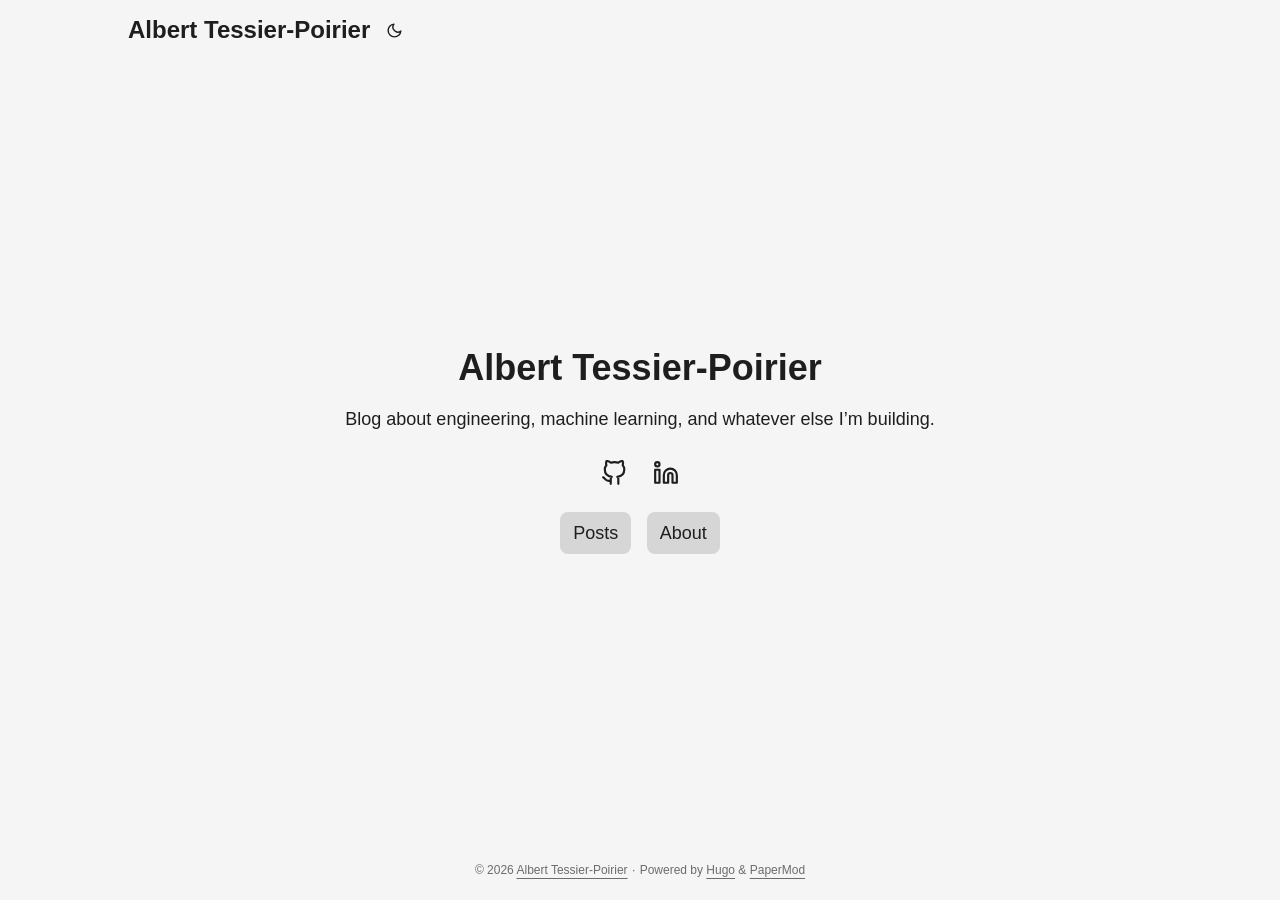
<file: index.html>
<!DOCTYPE html>
<html lang="en" dir="auto" data-theme="auto">

<head>
	<meta name="generator" content="Hugo 0.166.0"><meta charset="utf-8">
<meta http-equiv="X-UA-Compatible" content="IE=edge">
<meta name="viewport" content="width=device-width, initial-scale=1, shrink-to-fit=no">
<meta name="robots" content="index, follow">
<title>Albert Tessier-Poirier</title>

<meta name="description" content="">
<meta name="author" content="">
<link rel="canonical" href="https://altepo.github.io/">
<link crossorigin="anonymous" href="/assets/css/stylesheet.2f03a67edf7b72e723336e30cb703973b12e411fb84e8906e980726a3efdb3ef.css" integrity="sha256-LwOmft97cucjM24wy3A5c7EuQR&#43;4TokG6YByaj79s&#43;8=" rel="preload stylesheet" as="style">
<link rel="icon" href="https://altepo.github.io/favicon.ico">
<link rel="icon" type="image/png" sizes="16x16" href="https://altepo.github.io/favicon-16x16.png">
<link rel="icon" type="image/png" sizes="32x32" href="https://altepo.github.io/favicon-32x32.png">
<link rel="apple-touch-icon" href="https://altepo.github.io/apple-touch-icon.png">
<link rel="mask-icon" href="https://altepo.github.io/safari-pinned-tab.svg">
<meta name="theme-color" content="#2e2e33">
<meta name="msapplication-TileColor" content="#2e2e33">
<link rel="alternate" type="application/rss+xml" href="https://altepo.github.io/index.xml" title="rss">
<link rel="alternate" hreflang="en" href="https://altepo.github.io/">
<noscript>
    <style>
        #theme-toggle,
        .top-link {
            display: none;
        }

    </style>
    <style>
        @media (prefers-color-scheme: dark) {
            :root {
                --theme: rgb(29, 30, 32);
                --entry: rgb(46, 46, 51);
                --primary: rgb(218, 218, 219);
                --secondary: rgb(155, 156, 157);
                --tertiary: rgb(65, 66, 68);
                --content: rgb(196, 196, 197);
                --code-block-bg: rgb(46, 46, 51);
                --code-bg: rgb(55, 56, 62);
                --border: rgb(51, 51, 51);
                color-scheme: dark;
            }

            .list {
                background: var(--theme);
            }

            .toc {
                background: var(--entry);
            }
        }

    </style>
</noscript>
<script>
    if (localStorage.getItem("pref-theme") === "dark") {
        document.querySelector("html").dataset.theme = 'dark';
    } else if (localStorage.getItem("pref-theme") === "light") {
       document.querySelector("html").dataset.theme = 'light';
    } else if (window.matchMedia('(prefers-color-scheme: dark)').matches) {
        document.querySelector("html").dataset.theme = 'dark';
    } else {
        document.querySelector("html").dataset.theme = 'light';
    }

</script><meta property="og:url" content="https://altepo.github.io/">
  <meta property="og:site_name" content="Albert Tessier-Poirier">
  <meta property="og:title" content="Albert Tessier-Poirier">
  <meta property="og:locale" content="en_us">
  <meta property="og:type" content="website">

  <meta name="twitter:card" content="summary">
  <meta name="twitter:title" content="Albert Tessier-Poirier">

<script type="application/ld+json">
{
  "@context": "https://schema.org",
  "@type": "Organization",
  "name": "Albert Tessier-Poirier",
  "url": "https://altepo.github.io/",
  "description": "",
  "logo": "https://altepo.github.io/favicon.ico",
  "sameAs": [
      "https://github.com/altepo", "https://www.linkedin.com/in/albert-tessier-poirier"
  ]
}
</script>
</head>
<body class="list" id="top">
    <header class="header">
    <nav class="header-nav">
        <div class="logo">
            <a href="https://altepo.github.io/" accesskey="h" title="Albert Tessier-Poirier (Alt + H)">Albert Tessier-Poirier</a>
            <div class="logo-switches">
                <button id="theme-toggle" class="theme-toggle" accesskey="t" title="(Alt + T)" aria-label="Toggle theme">
                    <svg class="moon" xmlns="http://www.w3.org/2000/svg" width="17" height="17" viewBox="0 0 24 24"
                        fill="none" stroke="currentColor" stroke-width="2" stroke-linecap="round"
                        stroke-linejoin="round">
                        <path d="M21 12.79A9 9 0 1 1 11.21 3 7 7 0 0 0 21 12.79z"></path>
                    </svg>
                    <svg class="sun" xmlns="http://www.w3.org/2000/svg" width="17" height="17" viewBox="0 0 24 24"
                        fill="none" stroke="currentColor" stroke-width="2" stroke-linecap="round"
                        stroke-linejoin="round">
                        <circle cx="12" cy="12" r="5"></circle>
                        <line x1="12" y1="1" x2="12" y2="3"></line>
                        <line x1="12" y1="21" x2="12" y2="23"></line>
                        <line x1="4.22" y1="4.22" x2="5.64" y2="5.64"></line>
                        <line x1="18.36" y1="18.36" x2="19.78" y2="19.78"></line>
                        <line x1="1" y1="12" x2="3" y2="12"></line>
                        <line x1="21" y1="12" x2="23" y2="12"></line>
                        <line x1="4.22" y1="19.78" x2="5.64" y2="18.36"></line>
                        <line x1="18.36" y1="5.64" x2="19.78" y2="4.22"></line>
                    </svg>
                </button>
            </div>
        </div>
        <ul id="menu" class="menu">
        </ul>
    </nav>
</header>
<main class="main"><div class="profile">
    <div class="profile_inner">
        <h1>Albert Tessier-Poirier</h1>
        <span>Blog about engineering, machine learning, and whatever else I&rsquo;m building.</span><div class="social-icons" >
    <a href="https://github.com/altepo" target="_blank" rel="noopener noreferrer me"
        title="Github">
        <svg xmlns="http://www.w3.org/2000/svg" viewBox="0 0 24 24" fill="none" stroke="currentColor" stroke-width="2"
    stroke-linecap="round" stroke-linejoin="round">
    <path
        d="M9 19c-5 1.5-5-2.5-7-3m14 6v-3.87a3.37 3.37 0 0 0-.94-2.61c3.14-.35 6.44-1.54 6.44-7A5.44 5.44 0 0 0 20 4.77 5.07 5.07 0 0 0 19.91 1S18.73.65 16 2.48a13.38 13.38 0 0 0-7 0C6.27.65 5.09 1 5.09 1A5.07 5.07 0 0 0 5 4.77a5.44 5.44 0 0 0-1.5 3.78c0 5.42 3.3 6.61 6.44 7A3.37 3.37 0 0 0 9 18.13V22">
    </path>
</svg>
    </a>
    <a href="https://www.linkedin.com/in/albert-tessier-poirier" target="_blank" rel="noopener noreferrer me"
        title="Linkedin">
        <svg xmlns="http://www.w3.org/2000/svg" viewBox="0 0 24 24" fill="none" stroke="currentColor" stroke-width="2"
    stroke-linecap="round" stroke-linejoin="round">
    <path d="M16 8a6 6 0 0 1 6 6v7h-4v-7a2 2 0 0 0-2-2 2 2 0 0 0-2 2v7h-4v-7a6 6 0 0 1 6-6z"></path>
    <rect x="2" y="9" width="4" height="12"></rect>
    <circle cx="4" cy="4" r="2"></circle>
</svg>
    </a>
</div>

        <div class="buttons">
            <a class="button" href="/posts" rel="noopener" title="Posts">
                <span class="button-inner">
                    Posts
                </span>
            </a>
            <a class="button" href="/about" rel="noopener" title="About">
                <span class="button-inner">
                    About
                </span>
            </a>
        </div>
    </div>
</div>

    </main>
    
<footer class="footer">
        <span>&copy; 2026 <a href="https://altepo.github.io/">Albert Tessier-Poirier</a></span> · 

    
    
    <span>
        Powered by
        <a href="https://gohugo.io/?utm_source=papermod" rel="noopener" target="_blank">Hugo</a> &
        <a href="https://github.com/adityatelange/hugo-PaperMod/" rel="noopener" target="_blank">PaperMod</a>
    </span>
</footer>
<a href="#top" id="top-link" class="top-link hidden" aria-label="go to top" title="Go to Top (Alt + G)" accesskey="g">
    <svg xmlns="http://www.w3.org/2000/svg" viewBox="0 0 24 24" fill="none" stroke="currentColor" stroke-width="2"
        stroke-linecap="round" stroke-linejoin="round" class="feather feather-chevrons-up">
        <polyline points="17 11 12 6 7 11"></polyline>
        <polyline points="17 18 12 13 7 18"></polyline>
    </svg>
</a>


<script>
    let menu = document.getElementById('menu');
    if (menu) {
        
        const scrollPosition = localStorage.getItem("menu-scroll-position");
        if (scrollPosition) {
            menu.scrollLeft = parseInt(scrollPosition, 10);
        }
        
        menu.onscroll = function () {
            localStorage.setItem("menu-scroll-position", menu.scrollLeft);
        }
    }

    document.querySelectorAll('a[href^="#"]').forEach(anchor => {
        anchor.addEventListener("click", function (e) {
            e.preventDefault();
            var id = this.getAttribute("href").substr(1);
            if (!window.matchMedia('(prefers-reduced-motion: reduce)').matches) {
                document.querySelector(`[id='${decodeURIComponent(id)}']`).scrollIntoView({
                    behavior: "smooth"
                });
            } else {
                document.querySelector(`[id='${decodeURIComponent(id)}']`).scrollIntoView();
            }
            if (id === "top") {
                history.replaceState(null, null, " ");
            } else {
                history.pushState(null, null, `#${id}`);
            }
        });
    });

</script>
<script>
    var toplink = document.getElementById("top-link");
    window.onscroll = function () {
        const scrollThreshold = window.innerHeight;
        if (document.body.scrollTop > scrollThreshold || document.documentElement.scrollTop > scrollThreshold) {
            toplink.classList.remove("hidden");
        } else {
            toplink.classList.add("hidden");
        }
    };

</script>
<script>
    document.getElementById("theme-toggle").addEventListener("click", () => {
        const html = document.querySelector("html");
        if (html.dataset.theme === "dark") {
            html.dataset.theme = 'light';
            localStorage.setItem("pref-theme", 'light');
        } else {
            html.dataset.theme = 'dark';
            localStorage.setItem("pref-theme", 'dark');
        }
    })

</script>
</body>

</html>
</file>
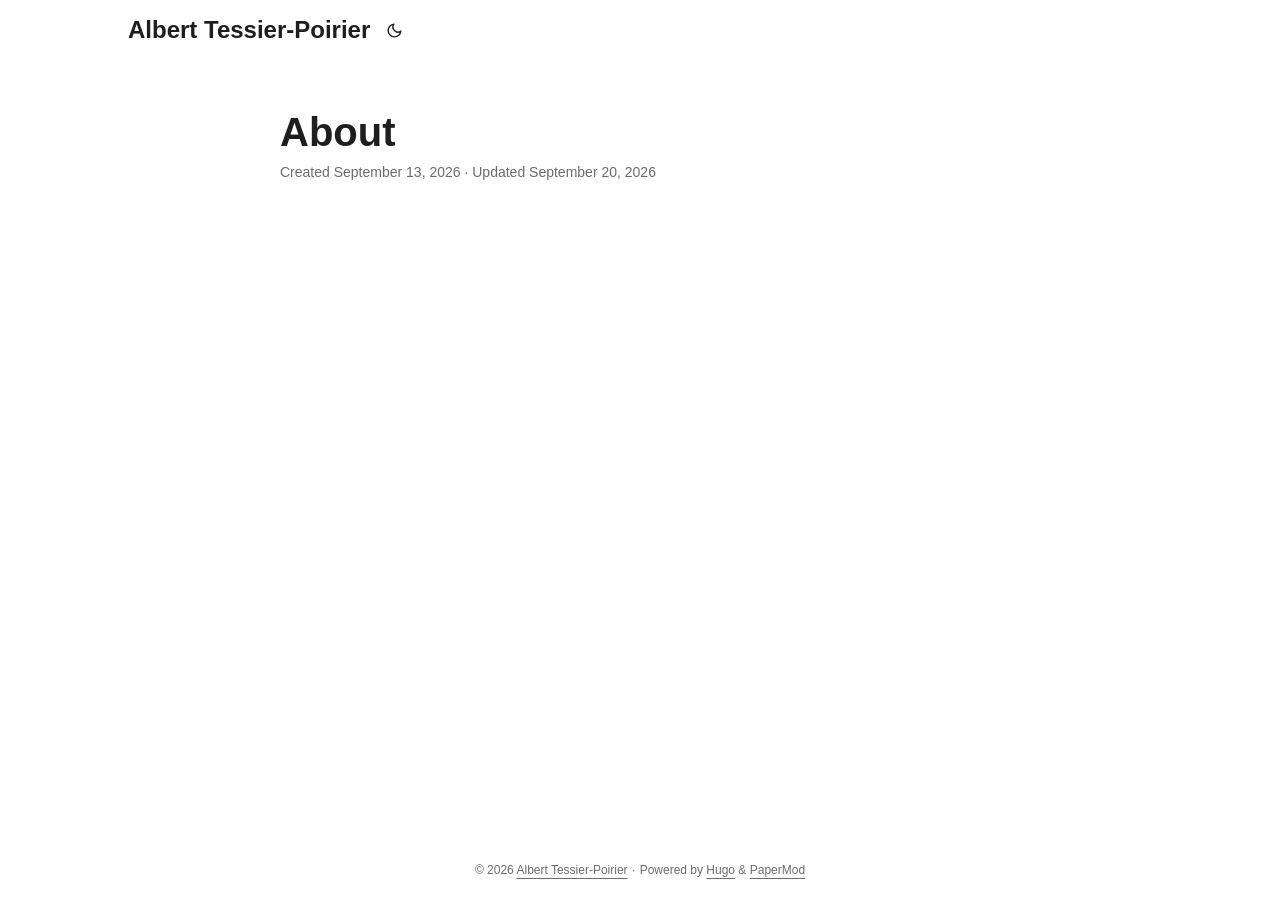
<file: about/index.html>
<!DOCTYPE html>
<html lang="en" dir="auto" data-theme="auto">

<head><meta charset="utf-8">
<meta http-equiv="X-UA-Compatible" content="IE=edge">
<meta name="viewport" content="width=device-width, initial-scale=1, shrink-to-fit=no">
<meta name="robots" content="index, follow">
<title>About | Albert Tessier-Poirier</title>
<meta name="keywords" content="">
<meta name="description" content="
">
<meta name="author" content="">
<link rel="canonical" href="https://altepo.github.io/about/">
<link crossorigin="anonymous" href="/assets/css/stylesheet.2f03a67edf7b72e723336e30cb703973b12e411fb84e8906e980726a3efdb3ef.css" integrity="sha256-LwOmft97cucjM24wy3A5c7EuQR&#43;4TokG6YByaj79s&#43;8=" rel="preload stylesheet" as="style">
<link rel="icon" href="https://altepo.github.io/favicon.ico">
<link rel="icon" type="image/png" sizes="16x16" href="https://altepo.github.io/favicon-16x16.png">
<link rel="icon" type="image/png" sizes="32x32" href="https://altepo.github.io/favicon-32x32.png">
<link rel="apple-touch-icon" href="https://altepo.github.io/apple-touch-icon.png">
<link rel="mask-icon" href="https://altepo.github.io/safari-pinned-tab.svg">
<meta name="theme-color" content="#2e2e33">
<meta name="msapplication-TileColor" content="#2e2e33">
<link rel="alternate" hreflang="en" href="https://altepo.github.io/about/">
<noscript>
    <style>
        #theme-toggle,
        .top-link {
            display: none;
        }

    </style>
    <style>
        @media (prefers-color-scheme: dark) {
            :root {
                --theme: rgb(29, 30, 32);
                --entry: rgb(46, 46, 51);
                --primary: rgb(218, 218, 219);
                --secondary: rgb(155, 156, 157);
                --tertiary: rgb(65, 66, 68);
                --content: rgb(196, 196, 197);
                --code-block-bg: rgb(46, 46, 51);
                --code-bg: rgb(55, 56, 62);
                --border: rgb(51, 51, 51);
                color-scheme: dark;
            }

            .list {
                background: var(--theme);
            }

            .toc {
                background: var(--entry);
            }
        }

    </style>
</noscript>
<script>
    if (localStorage.getItem("pref-theme") === "dark") {
        document.querySelector("html").dataset.theme = 'dark';
    } else if (localStorage.getItem("pref-theme") === "light") {
       document.querySelector("html").dataset.theme = 'light';
    } else if (window.matchMedia('(prefers-color-scheme: dark)').matches) {
        document.querySelector("html").dataset.theme = 'dark';
    } else {
        document.querySelector("html").dataset.theme = 'light';
    }

</script><meta property="og:url" content="https://altepo.github.io/about/">
  <meta property="og:site_name" content="Albert Tessier-Poirier">
  <meta property="og:title" content="About">
  <meta property="og:description" content="">
  <meta property="og:locale" content="en_us">
  <meta property="og:type" content="article">
    <meta property="article:published_time" content="2026-09-13T15:06:54-04:00">
    <meta property="article:modified_time" content="2026-09-20T21:52:45-04:00">

  <meta name="twitter:card" content="summary">
  <meta name="twitter:title" content="About">
  <meta name="twitter:description" content="">


<script type="application/ld+json">
{
  "@context": "https://schema.org",
  "@type": "BreadcrumbList",
  "itemListElement": [
    {
      "@type": "ListItem",
      "position":  1 ,
      "name": "About",
      "item": "https://altepo.github.io/about/"
    }
  ]
}
</script>
<script type="application/ld+json">
{
  "@context": "https://schema.org",
  "@type": "BlogPosting",
  "headline": "About",
  "name": "About",
  "description": " ",
  "keywords": [
    
  ],
  "articleBody": " ",
  "wordCount" : "0",
  "inLanguage": "en",
  "datePublished": "2026-09-13T15:06:54-04:00",
  "dateModified": "2026-09-20T21:52:45-04:00",
  "mainEntityOfPage": {
    "@type": "WebPage",
    "@id": "https://altepo.github.io/about/"
  },
  "publisher": {
    "@type": "Organization",
    "name": "Albert Tessier-Poirier",
    "logo": {
      "@type": "ImageObject",
      "url": "https://altepo.github.io/favicon.ico"
    }
  }
}
</script>
</head>
<body id="top">
    <header class="header">
    <nav class="header-nav">
        <div class="logo">
            <a href="https://altepo.github.io/" accesskey="h" title="Albert Tessier-Poirier (Alt + H)">Albert Tessier-Poirier</a>
            <div class="logo-switches">
                <button id="theme-toggle" class="theme-toggle" accesskey="t" title="(Alt + T)" aria-label="Toggle theme">
                    <svg class="moon" xmlns="http://www.w3.org/2000/svg" width="17" height="17" viewBox="0 0 24 24"
                        fill="none" stroke="currentColor" stroke-width="2" stroke-linecap="round"
                        stroke-linejoin="round">
                        <path d="M21 12.79A9 9 0 1 1 11.21 3 7 7 0 0 0 21 12.79z"></path>
                    </svg>
                    <svg class="sun" xmlns="http://www.w3.org/2000/svg" width="17" height="17" viewBox="0 0 24 24"
                        fill="none" stroke="currentColor" stroke-width="2" stroke-linecap="round"
                        stroke-linejoin="round">
                        <circle cx="12" cy="12" r="5"></circle>
                        <line x1="12" y1="1" x2="12" y2="3"></line>
                        <line x1="12" y1="21" x2="12" y2="23"></line>
                        <line x1="4.22" y1="4.22" x2="5.64" y2="5.64"></line>
                        <line x1="18.36" y1="18.36" x2="19.78" y2="19.78"></line>
                        <line x1="1" y1="12" x2="3" y2="12"></line>
                        <line x1="21" y1="12" x2="23" y2="12"></line>
                        <line x1="4.22" y1="19.78" x2="5.64" y2="18.36"></line>
                        <line x1="18.36" y1="5.64" x2="19.78" y2="4.22"></line>
                    </svg>
                </button>
            </div>
        </div>
        <ul id="menu" class="menu">
        </ul>
    </nav>
</header>
<main class="main">

<article class="post-single">
  <header class="post-header">
    
    <h1 class="post-title entry-hint-parent">
      About
    </h1>
    <div class="post-meta">

<span title='2026-09-13 15:06:54 -0400 EDT'>Created September 13, 2026</span>&nbsp;·&nbsp;<span title='2026-09-20 21:52:45 -0400 EDT'>Updated September 20, 2026</span>

</div>
  </header> 
  <div class="post-content md-content"><!-- Hi, I'm Albert.  -->
<!-- This is where a short bio goes. -->


  </div>

  <footer class="post-footer">
    <ul class="post-tags">
    </ul>
  </footer>
</article>
    </main>
    
<footer class="footer">
        <span>&copy; 2026 <a href="https://altepo.github.io/">Albert Tessier-Poirier</a></span> · 

    
    
    <span>
        Powered by
        <a href="https://gohugo.io/?utm_source=papermod" rel="noopener" target="_blank">Hugo</a> &
        <a href="https://github.com/adityatelange/hugo-PaperMod/" rel="noopener" target="_blank">PaperMod</a>
    </span>
</footer>
<a href="#top" id="top-link" class="top-link hidden" aria-label="go to top" title="Go to Top (Alt + G)" accesskey="g">
    <svg xmlns="http://www.w3.org/2000/svg" viewBox="0 0 24 24" fill="none" stroke="currentColor" stroke-width="2"
        stroke-linecap="round" stroke-linejoin="round" class="feather feather-chevrons-up">
        <polyline points="17 11 12 6 7 11"></polyline>
        <polyline points="17 18 12 13 7 18"></polyline>
    </svg>
</a>


<script>
    let menu = document.getElementById('menu');
    if (menu) {
        
        const scrollPosition = localStorage.getItem("menu-scroll-position");
        if (scrollPosition) {
            menu.scrollLeft = parseInt(scrollPosition, 10);
        }
        
        menu.onscroll = function () {
            localStorage.setItem("menu-scroll-position", menu.scrollLeft);
        }
    }

    document.querySelectorAll('a[href^="#"]').forEach(anchor => {
        anchor.addEventListener("click", function (e) {
            e.preventDefault();
            var id = this.getAttribute("href").substr(1);
            if (!window.matchMedia('(prefers-reduced-motion: reduce)').matches) {
                document.querySelector(`[id='${decodeURIComponent(id)}']`).scrollIntoView({
                    behavior: "smooth"
                });
            } else {
                document.querySelector(`[id='${decodeURIComponent(id)}']`).scrollIntoView();
            }
            if (id === "top") {
                history.replaceState(null, null, " ");
            } else {
                history.pushState(null, null, `#${id}`);
            }
        });
    });

</script>
<script>
    var toplink = document.getElementById("top-link");
    window.onscroll = function () {
        const scrollThreshold = window.innerHeight;
        if (document.body.scrollTop > scrollThreshold || document.documentElement.scrollTop > scrollThreshold) {
            toplink.classList.remove("hidden");
        } else {
            toplink.classList.add("hidden");
        }
    };

</script>
<script>
    document.getElementById("theme-toggle").addEventListener("click", () => {
        const html = document.querySelector("html");
        if (html.dataset.theme === "dark") {
            html.dataset.theme = 'light';
            localStorage.setItem("pref-theme", 'light');
        } else {
            html.dataset.theme = 'dark';
            localStorage.setItem("pref-theme", 'dark');
        }
    })

</script>
</body>

</html>
</file>
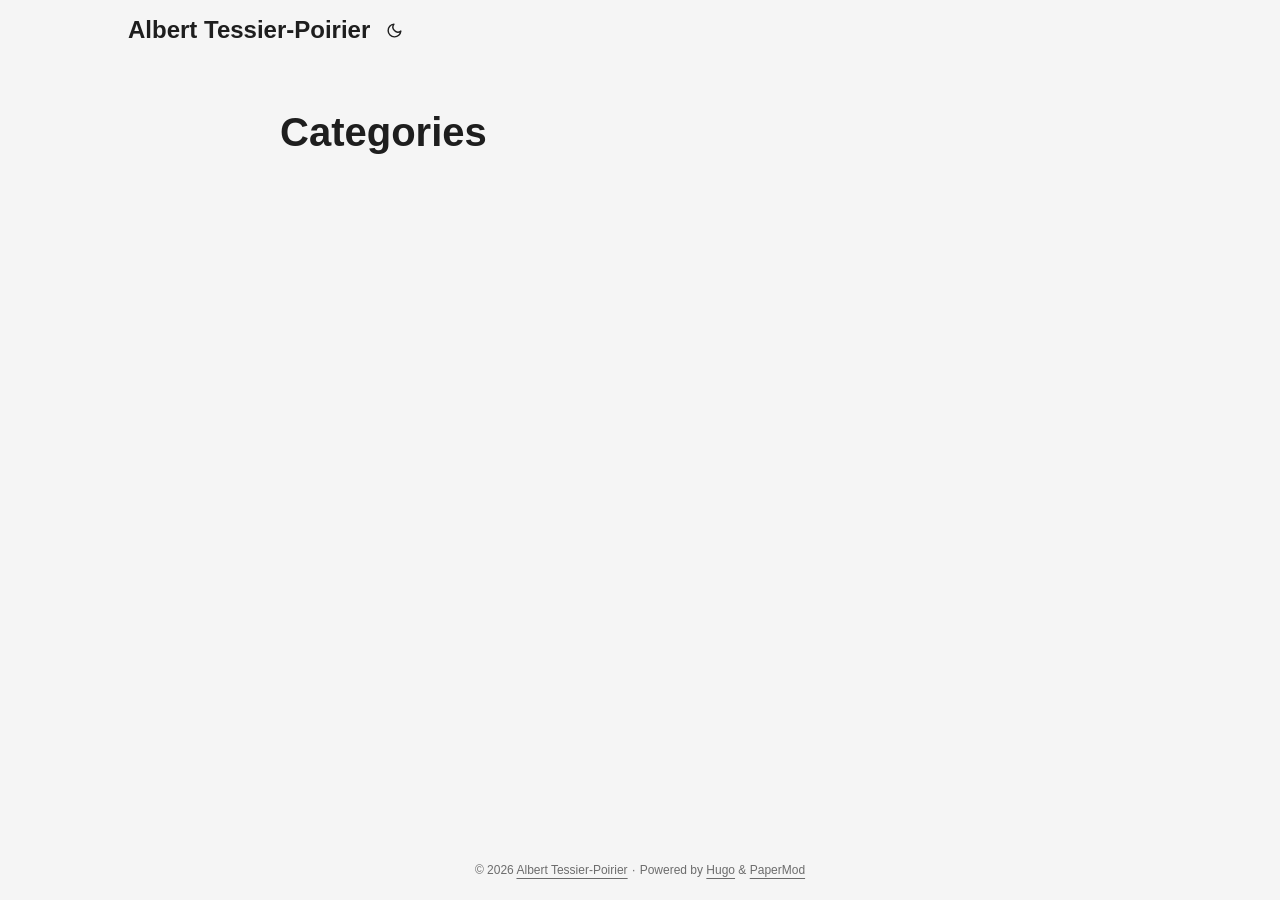
<file: categories/index.html>
<!DOCTYPE html>
<html lang="en" dir="auto" data-theme="auto">

<head><meta charset="utf-8">
<meta http-equiv="X-UA-Compatible" content="IE=edge">
<meta name="viewport" content="width=device-width, initial-scale=1, shrink-to-fit=no">
<meta name="robots" content="index, follow">
<title>Categories | Albert Tessier-Poirier</title>
<meta name="keywords" content="">
<meta name="description" content="">
<meta name="author" content="">
<link rel="canonical" href="https://altepo.github.io/categories/">
<link crossorigin="anonymous" href="/assets/css/stylesheet.2f03a67edf7b72e723336e30cb703973b12e411fb84e8906e980726a3efdb3ef.css" integrity="sha256-LwOmft97cucjM24wy3A5c7EuQR&#43;4TokG6YByaj79s&#43;8=" rel="preload stylesheet" as="style">
<link rel="icon" href="https://altepo.github.io/favicon.ico">
<link rel="icon" type="image/png" sizes="16x16" href="https://altepo.github.io/favicon-16x16.png">
<link rel="icon" type="image/png" sizes="32x32" href="https://altepo.github.io/favicon-32x32.png">
<link rel="apple-touch-icon" href="https://altepo.github.io/apple-touch-icon.png">
<link rel="mask-icon" href="https://altepo.github.io/safari-pinned-tab.svg">
<meta name="theme-color" content="#2e2e33">
<meta name="msapplication-TileColor" content="#2e2e33">
<link rel="alternate" type="application/rss+xml" href="https://altepo.github.io/categories/index.xml" title="rss">
<link rel="alternate" hreflang="en" href="https://altepo.github.io/categories/">
<noscript>
    <style>
        #theme-toggle,
        .top-link {
            display: none;
        }

    </style>
    <style>
        @media (prefers-color-scheme: dark) {
            :root {
                --theme: rgb(29, 30, 32);
                --entry: rgb(46, 46, 51);
                --primary: rgb(218, 218, 219);
                --secondary: rgb(155, 156, 157);
                --tertiary: rgb(65, 66, 68);
                --content: rgb(196, 196, 197);
                --code-block-bg: rgb(46, 46, 51);
                --code-bg: rgb(55, 56, 62);
                --border: rgb(51, 51, 51);
                color-scheme: dark;
            }

            .list {
                background: var(--theme);
            }

            .toc {
                background: var(--entry);
            }
        }

    </style>
</noscript>
<script>
    if (localStorage.getItem("pref-theme") === "dark") {
        document.querySelector("html").dataset.theme = 'dark';
    } else if (localStorage.getItem("pref-theme") === "light") {
       document.querySelector("html").dataset.theme = 'light';
    } else if (window.matchMedia('(prefers-color-scheme: dark)').matches) {
        document.querySelector("html").dataset.theme = 'dark';
    } else {
        document.querySelector("html").dataset.theme = 'light';
    }

</script><meta property="og:url" content="https://altepo.github.io/categories/">
  <meta property="og:site_name" content="Albert Tessier-Poirier">
  <meta property="og:title" content="Categories">
  <meta property="og:locale" content="en_us">
  <meta property="og:type" content="website">

  <meta name="twitter:card" content="summary">
  <meta name="twitter:title" content="Categories">

</head>
<body class="list" id="top">
    <header class="header">
    <nav class="header-nav">
        <div class="logo">
            <a href="https://altepo.github.io/" accesskey="h" title="Albert Tessier-Poirier (Alt + H)">Albert Tessier-Poirier</a>
            <div class="logo-switches">
                <button id="theme-toggle" class="theme-toggle" accesskey="t" title="(Alt + T)" aria-label="Toggle theme">
                    <svg class="moon" xmlns="http://www.w3.org/2000/svg" width="17" height="17" viewBox="0 0 24 24"
                        fill="none" stroke="currentColor" stroke-width="2" stroke-linecap="round"
                        stroke-linejoin="round">
                        <path d="M21 12.79A9 9 0 1 1 11.21 3 7 7 0 0 0 21 12.79z"></path>
                    </svg>
                    <svg class="sun" xmlns="http://www.w3.org/2000/svg" width="17" height="17" viewBox="0 0 24 24"
                        fill="none" stroke="currentColor" stroke-width="2" stroke-linecap="round"
                        stroke-linejoin="round">
                        <circle cx="12" cy="12" r="5"></circle>
                        <line x1="12" y1="1" x2="12" y2="3"></line>
                        <line x1="12" y1="21" x2="12" y2="23"></line>
                        <line x1="4.22" y1="4.22" x2="5.64" y2="5.64"></line>
                        <line x1="18.36" y1="18.36" x2="19.78" y2="19.78"></line>
                        <line x1="1" y1="12" x2="3" y2="12"></line>
                        <line x1="21" y1="12" x2="23" y2="12"></line>
                        <line x1="4.22" y1="19.78" x2="5.64" y2="18.36"></line>
                        <line x1="18.36" y1="5.64" x2="19.78" y2="4.22"></line>
                    </svg>
                </button>
            </div>
        </div>
        <ul id="menu" class="menu">
        </ul>
    </nav>
</header>
<main class="main">
<header class="page-header">
    <h1>Categories</h1>
</header>

<ul class="terms-tags">
</ul>
    </main>
    
<footer class="footer">
        <span>&copy; 2026 <a href="https://altepo.github.io/">Albert Tessier-Poirier</a></span> · 

    
    
    <span>
        Powered by
        <a href="https://gohugo.io/?utm_source=papermod" rel="noopener" target="_blank">Hugo</a> &
        <a href="https://github.com/adityatelange/hugo-PaperMod/" rel="noopener" target="_blank">PaperMod</a>
    </span>
</footer>
<a href="#top" id="top-link" class="top-link hidden" aria-label="go to top" title="Go to Top (Alt + G)" accesskey="g">
    <svg xmlns="http://www.w3.org/2000/svg" viewBox="0 0 24 24" fill="none" stroke="currentColor" stroke-width="2"
        stroke-linecap="round" stroke-linejoin="round" class="feather feather-chevrons-up">
        <polyline points="17 11 12 6 7 11"></polyline>
        <polyline points="17 18 12 13 7 18"></polyline>
    </svg>
</a>


<script>
    let menu = document.getElementById('menu');
    if (menu) {
        
        const scrollPosition = localStorage.getItem("menu-scroll-position");
        if (scrollPosition) {
            menu.scrollLeft = parseInt(scrollPosition, 10);
        }
        
        menu.onscroll = function () {
            localStorage.setItem("menu-scroll-position", menu.scrollLeft);
        }
    }

    document.querySelectorAll('a[href^="#"]').forEach(anchor => {
        anchor.addEventListener("click", function (e) {
            e.preventDefault();
            var id = this.getAttribute("href").substr(1);
            if (!window.matchMedia('(prefers-reduced-motion: reduce)').matches) {
                document.querySelector(`[id='${decodeURIComponent(id)}']`).scrollIntoView({
                    behavior: "smooth"
                });
            } else {
                document.querySelector(`[id='${decodeURIComponent(id)}']`).scrollIntoView();
            }
            if (id === "top") {
                history.replaceState(null, null, " ");
            } else {
                history.pushState(null, null, `#${id}`);
            }
        });
    });

</script>
<script>
    var toplink = document.getElementById("top-link");
    window.onscroll = function () {
        const scrollThreshold = window.innerHeight;
        if (document.body.scrollTop > scrollThreshold || document.documentElement.scrollTop > scrollThreshold) {
            toplink.classList.remove("hidden");
        } else {
            toplink.classList.add("hidden");
        }
    };

</script>
<script>
    document.getElementById("theme-toggle").addEventListener("click", () => {
        const html = document.querySelector("html");
        if (html.dataset.theme === "dark") {
            html.dataset.theme = 'light';
            localStorage.setItem("pref-theme", 'light');
        } else {
            html.dataset.theme = 'dark';
            localStorage.setItem("pref-theme", 'dark');
        }
    })

</script>
</body>

</html>
</file>
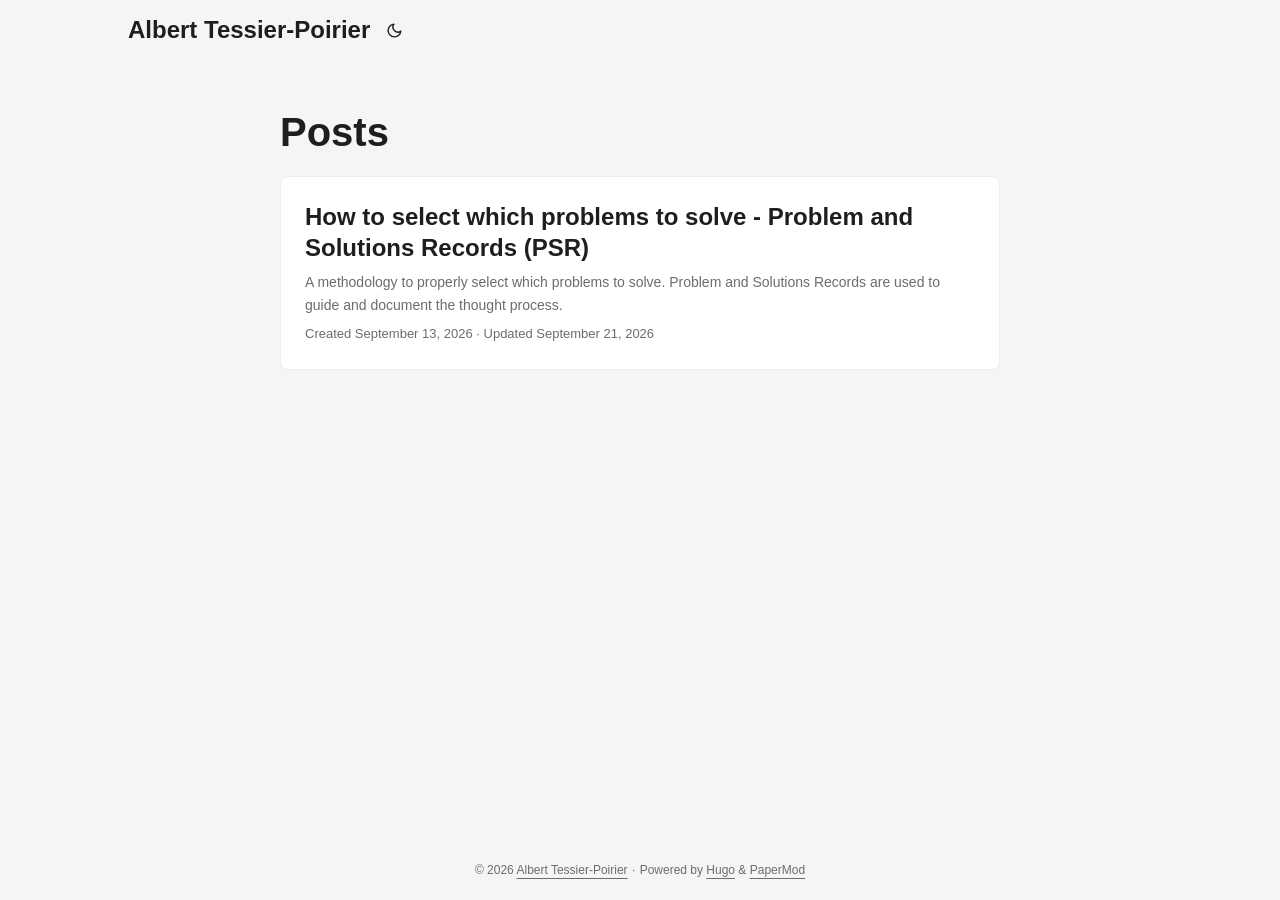
<file: posts/index.html>
<!DOCTYPE html>
<html lang="en" dir="auto" data-theme="auto">

<head><meta charset="utf-8">
<meta http-equiv="X-UA-Compatible" content="IE=edge">
<meta name="viewport" content="width=device-width, initial-scale=1, shrink-to-fit=no">
<meta name="robots" content="index, follow">
<title>Posts | Albert Tessier-Poirier</title>
<meta name="keywords" content="">
<meta name="description" content="Posts - Albert Tessier-Poirier">
<meta name="author" content="">
<link rel="canonical" href="https://altepo.github.io/posts/">
<link crossorigin="anonymous" href="/assets/css/stylesheet.2f03a67edf7b72e723336e30cb703973b12e411fb84e8906e980726a3efdb3ef.css" integrity="sha256-LwOmft97cucjM24wy3A5c7EuQR&#43;4TokG6YByaj79s&#43;8=" rel="preload stylesheet" as="style">
<link rel="icon" href="https://altepo.github.io/favicon.ico">
<link rel="icon" type="image/png" sizes="16x16" href="https://altepo.github.io/favicon-16x16.png">
<link rel="icon" type="image/png" sizes="32x32" href="https://altepo.github.io/favicon-32x32.png">
<link rel="apple-touch-icon" href="https://altepo.github.io/apple-touch-icon.png">
<link rel="mask-icon" href="https://altepo.github.io/safari-pinned-tab.svg">
<meta name="theme-color" content="#2e2e33">
<meta name="msapplication-TileColor" content="#2e2e33">
<link rel="alternate" type="application/rss+xml" href="https://altepo.github.io/posts/index.xml" title="rss">
<link rel="alternate" hreflang="en" href="https://altepo.github.io/posts/">
<noscript>
    <style>
        #theme-toggle,
        .top-link {
            display: none;
        }

    </style>
    <style>
        @media (prefers-color-scheme: dark) {
            :root {
                --theme: rgb(29, 30, 32);
                --entry: rgb(46, 46, 51);
                --primary: rgb(218, 218, 219);
                --secondary: rgb(155, 156, 157);
                --tertiary: rgb(65, 66, 68);
                --content: rgb(196, 196, 197);
                --code-block-bg: rgb(46, 46, 51);
                --code-bg: rgb(55, 56, 62);
                --border: rgb(51, 51, 51);
                color-scheme: dark;
            }

            .list {
                background: var(--theme);
            }

            .toc {
                background: var(--entry);
            }
        }

    </style>
</noscript>
<script>
    if (localStorage.getItem("pref-theme") === "dark") {
        document.querySelector("html").dataset.theme = 'dark';
    } else if (localStorage.getItem("pref-theme") === "light") {
       document.querySelector("html").dataset.theme = 'light';
    } else if (window.matchMedia('(prefers-color-scheme: dark)').matches) {
        document.querySelector("html").dataset.theme = 'dark';
    } else {
        document.querySelector("html").dataset.theme = 'light';
    }

</script><meta property="og:url" content="https://altepo.github.io/posts/">
  <meta property="og:site_name" content="Albert Tessier-Poirier">
  <meta property="og:title" content="Posts">
  <meta property="og:locale" content="en_us">
  <meta property="og:type" content="website">

  <meta name="twitter:card" content="summary">
  <meta name="twitter:title" content="Posts">


<script type="application/ld+json">
{
  "@context": "https://schema.org",
  "@type": "BreadcrumbList",
  "itemListElement": [
    {
      "@type": "ListItem",
      "position":  1 ,
      "name": "Posts",
      "item": "https://altepo.github.io/posts/"
    }
  ]
}
</script>
</head>
<body class="list" id="top">
    <header class="header">
    <nav class="header-nav">
        <div class="logo">
            <a href="https://altepo.github.io/" accesskey="h" title="Albert Tessier-Poirier (Alt + H)">Albert Tessier-Poirier</a>
            <div class="logo-switches">
                <button id="theme-toggle" class="theme-toggle" accesskey="t" title="(Alt + T)" aria-label="Toggle theme">
                    <svg class="moon" xmlns="http://www.w3.org/2000/svg" width="17" height="17" viewBox="0 0 24 24"
                        fill="none" stroke="currentColor" stroke-width="2" stroke-linecap="round"
                        stroke-linejoin="round">
                        <path d="M21 12.79A9 9 0 1 1 11.21 3 7 7 0 0 0 21 12.79z"></path>
                    </svg>
                    <svg class="sun" xmlns="http://www.w3.org/2000/svg" width="17" height="17" viewBox="0 0 24 24"
                        fill="none" stroke="currentColor" stroke-width="2" stroke-linecap="round"
                        stroke-linejoin="round">
                        <circle cx="12" cy="12" r="5"></circle>
                        <line x1="12" y1="1" x2="12" y2="3"></line>
                        <line x1="12" y1="21" x2="12" y2="23"></line>
                        <line x1="4.22" y1="4.22" x2="5.64" y2="5.64"></line>
                        <line x1="18.36" y1="18.36" x2="19.78" y2="19.78"></line>
                        <line x1="1" y1="12" x2="3" y2="12"></line>
                        <line x1="21" y1="12" x2="23" y2="12"></line>
                        <line x1="4.22" y1="19.78" x2="5.64" y2="18.36"></line>
                        <line x1="18.36" y1="5.64" x2="19.78" y2="4.22"></line>
                    </svg>
                </button>
            </div>
        </div>
        <ul id="menu" class="menu">
        </ul>
    </nav>
</header>
<main class="main"> 
<header class="page-header">
  <h1>
    Posts
  </h1>
</header>

<article class="post-entry"> 
  <header class="entry-header">
    <h2 class="entry-hint-parent">How to select which problems to solve - Problem and Solutions Records (PSR)
    </h2>
  </header>
  <div class="entry-content">
    <p>A methodology to properly select which problems to solve. Problem and Solutions Records are used to guide and document the thought process.</p>
  </div>
  <footer class="entry-footer">

<span title='2026-09-13 15:06:54 -0400 EDT'>Created September 13, 2026</span>&nbsp;·&nbsp;<span title='2026-09-21 08:36:34 -0400 EDT'>Updated September 21, 2026</span></footer>
  <a class="entry-link" aria-label="post link to How to select which problems to solve - Problem and Solutions Records (PSR)" href="https://altepo.github.io/posts/2026-09-13_psr/"></a>
</article>
    </main>
    
<footer class="footer">
        <span>&copy; 2026 <a href="https://altepo.github.io/">Albert Tessier-Poirier</a></span> · 

    
    
    <span>
        Powered by
        <a href="https://gohugo.io/?utm_source=papermod" rel="noopener" target="_blank">Hugo</a> &
        <a href="https://github.com/adityatelange/hugo-PaperMod/" rel="noopener" target="_blank">PaperMod</a>
    </span>
</footer>
<a href="#top" id="top-link" class="top-link hidden" aria-label="go to top" title="Go to Top (Alt + G)" accesskey="g">
    <svg xmlns="http://www.w3.org/2000/svg" viewBox="0 0 24 24" fill="none" stroke="currentColor" stroke-width="2"
        stroke-linecap="round" stroke-linejoin="round" class="feather feather-chevrons-up">
        <polyline points="17 11 12 6 7 11"></polyline>
        <polyline points="17 18 12 13 7 18"></polyline>
    </svg>
</a>


<script>
    let menu = document.getElementById('menu');
    if (menu) {
        
        const scrollPosition = localStorage.getItem("menu-scroll-position");
        if (scrollPosition) {
            menu.scrollLeft = parseInt(scrollPosition, 10);
        }
        
        menu.onscroll = function () {
            localStorage.setItem("menu-scroll-position", menu.scrollLeft);
        }
    }

    document.querySelectorAll('a[href^="#"]').forEach(anchor => {
        anchor.addEventListener("click", function (e) {
            e.preventDefault();
            var id = this.getAttribute("href").substr(1);
            if (!window.matchMedia('(prefers-reduced-motion: reduce)').matches) {
                document.querySelector(`[id='${decodeURIComponent(id)}']`).scrollIntoView({
                    behavior: "smooth"
                });
            } else {
                document.querySelector(`[id='${decodeURIComponent(id)}']`).scrollIntoView();
            }
            if (id === "top") {
                history.replaceState(null, null, " ");
            } else {
                history.pushState(null, null, `#${id}`);
            }
        });
    });

</script>
<script>
    var toplink = document.getElementById("top-link");
    window.onscroll = function () {
        const scrollThreshold = window.innerHeight;
        if (document.body.scrollTop > scrollThreshold || document.documentElement.scrollTop > scrollThreshold) {
            toplink.classList.remove("hidden");
        } else {
            toplink.classList.add("hidden");
        }
    };

</script>
<script>
    document.getElementById("theme-toggle").addEventListener("click", () => {
        const html = document.querySelector("html");
        if (html.dataset.theme === "dark") {
            html.dataset.theme = 'light';
            localStorage.setItem("pref-theme", 'light');
        } else {
            html.dataset.theme = 'dark';
            localStorage.setItem("pref-theme", 'dark');
        }
    })

</script>
</body>

</html>
</file>
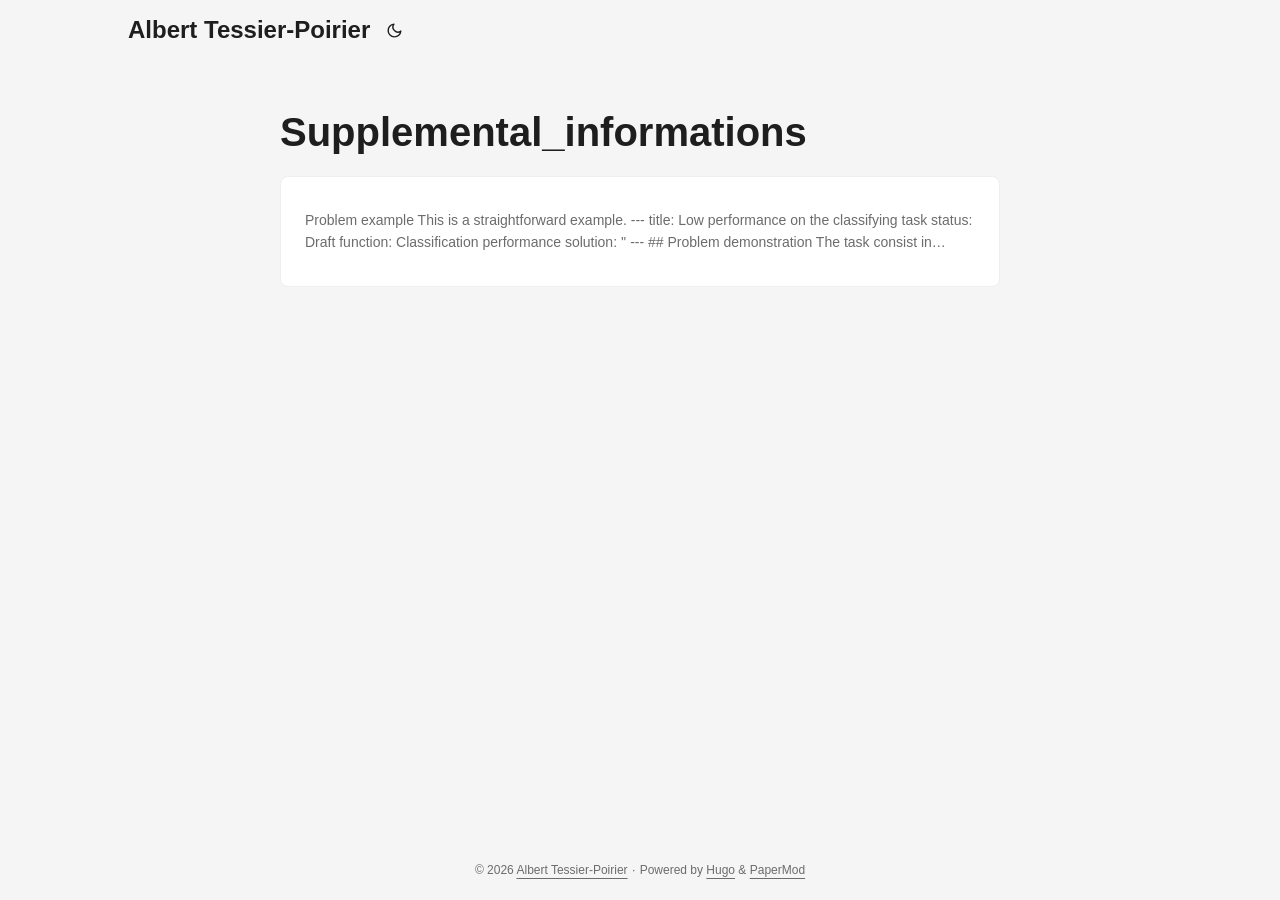
<file: supplemental_informations/index.html>
<!DOCTYPE html>
<html lang="en" dir="auto" data-theme="auto">

<head><meta charset="utf-8">
<meta http-equiv="X-UA-Compatible" content="IE=edge">
<meta name="viewport" content="width=device-width, initial-scale=1, shrink-to-fit=no">
<meta name="robots" content="index, follow">
<title>Supplemental_informations | Albert Tessier-Poirier</title>
<meta name="keywords" content="">
<meta name="description" content="Supplemental_informations - Albert Tessier-Poirier">
<meta name="author" content="">
<link rel="canonical" href="https://altepo.github.io/supplemental_informations/">
<link crossorigin="anonymous" href="/assets/css/stylesheet.2f03a67edf7b72e723336e30cb703973b12e411fb84e8906e980726a3efdb3ef.css" integrity="sha256-LwOmft97cucjM24wy3A5c7EuQR&#43;4TokG6YByaj79s&#43;8=" rel="preload stylesheet" as="style">
<link rel="icon" href="https://altepo.github.io/favicon.ico">
<link rel="icon" type="image/png" sizes="16x16" href="https://altepo.github.io/favicon-16x16.png">
<link rel="icon" type="image/png" sizes="32x32" href="https://altepo.github.io/favicon-32x32.png">
<link rel="apple-touch-icon" href="https://altepo.github.io/apple-touch-icon.png">
<link rel="mask-icon" href="https://altepo.github.io/safari-pinned-tab.svg">
<meta name="theme-color" content="#2e2e33">
<meta name="msapplication-TileColor" content="#2e2e33">
<link rel="alternate" type="application/rss+xml" href="https://altepo.github.io/supplemental_informations/index.xml" title="rss">
<link rel="alternate" hreflang="en" href="https://altepo.github.io/supplemental_informations/">
<noscript>
    <style>
        #theme-toggle,
        .top-link {
            display: none;
        }

    </style>
    <style>
        @media (prefers-color-scheme: dark) {
            :root {
                --theme: rgb(29, 30, 32);
                --entry: rgb(46, 46, 51);
                --primary: rgb(218, 218, 219);
                --secondary: rgb(155, 156, 157);
                --tertiary: rgb(65, 66, 68);
                --content: rgb(196, 196, 197);
                --code-block-bg: rgb(46, 46, 51);
                --code-bg: rgb(55, 56, 62);
                --border: rgb(51, 51, 51);
                color-scheme: dark;
            }

            .list {
                background: var(--theme);
            }

            .toc {
                background: var(--entry);
            }
        }

    </style>
</noscript>
<script>
    if (localStorage.getItem("pref-theme") === "dark") {
        document.querySelector("html").dataset.theme = 'dark';
    } else if (localStorage.getItem("pref-theme") === "light") {
       document.querySelector("html").dataset.theme = 'light';
    } else if (window.matchMedia('(prefers-color-scheme: dark)').matches) {
        document.querySelector("html").dataset.theme = 'dark';
    } else {
        document.querySelector("html").dataset.theme = 'light';
    }

</script><meta property="og:url" content="https://altepo.github.io/supplemental_informations/">
  <meta property="og:site_name" content="Albert Tessier-Poirier">
  <meta property="og:title" content="Supplemental_informations">
  <meta property="og:locale" content="en_us">
  <meta property="og:type" content="website">

  <meta name="twitter:card" content="summary">
  <meta name="twitter:title" content="Supplemental_informations">


<script type="application/ld+json">
{
  "@context": "https://schema.org",
  "@type": "BreadcrumbList",
  "itemListElement": [
    {
      "@type": "ListItem",
      "position":  1 ,
      "name": "Supplemental_informations",
      "item": "https://altepo.github.io/supplemental_informations/"
    }
  ]
}
</script>
</head>
<body class="list" id="top">
    <header class="header">
    <nav class="header-nav">
        <div class="logo">
            <a href="https://altepo.github.io/" accesskey="h" title="Albert Tessier-Poirier (Alt + H)">Albert Tessier-Poirier</a>
            <div class="logo-switches">
                <button id="theme-toggle" class="theme-toggle" accesskey="t" title="(Alt + T)" aria-label="Toggle theme">
                    <svg class="moon" xmlns="http://www.w3.org/2000/svg" width="17" height="17" viewBox="0 0 24 24"
                        fill="none" stroke="currentColor" stroke-width="2" stroke-linecap="round"
                        stroke-linejoin="round">
                        <path d="M21 12.79A9 9 0 1 1 11.21 3 7 7 0 0 0 21 12.79z"></path>
                    </svg>
                    <svg class="sun" xmlns="http://www.w3.org/2000/svg" width="17" height="17" viewBox="0 0 24 24"
                        fill="none" stroke="currentColor" stroke-width="2" stroke-linecap="round"
                        stroke-linejoin="round">
                        <circle cx="12" cy="12" r="5"></circle>
                        <line x1="12" y1="1" x2="12" y2="3"></line>
                        <line x1="12" y1="21" x2="12" y2="23"></line>
                        <line x1="4.22" y1="4.22" x2="5.64" y2="5.64"></line>
                        <line x1="18.36" y1="18.36" x2="19.78" y2="19.78"></line>
                        <line x1="1" y1="12" x2="3" y2="12"></line>
                        <line x1="21" y1="12" x2="23" y2="12"></line>
                        <line x1="4.22" y1="19.78" x2="5.64" y2="18.36"></line>
                        <line x1="18.36" y1="5.64" x2="19.78" y2="4.22"></line>
                    </svg>
                </button>
            </div>
        </div>
        <ul id="menu" class="menu">
        </ul>
    </nav>
</header>
<main class="main"> 
<header class="page-header">
  <h1>
    Supplemental_informations
  </h1>
</header>

<article class="post-entry"> 
  <header class="entry-header">
    <h2 class="entry-hint-parent">
    </h2>
  </header>
  <div class="entry-content">
    <p>Problem example This is a straightforward example.
--- title: Low performance on the classifying task status: Draft function: Classification performance solution: &#39;&#39; --- ## Problem demonstration The task consist in classifying images. A test dataset containing 1000 images and labels was constructed. The dataset contains 500 true positives and 500 true negatives. The confusion matrix is: Actual condition | Predicted Positive | Predicted Negative | :--- | :---: | :---: | Real Positive | 360 | 140 | Real Negative | 107 | 450 | The Recall is: 360/500 = 72%. The Precision is: 360/(360&#43;107) = 77%. (Add confidence as well) The targeted recall is 90%. There is still room for improvement. The test dataset was randomly sampled and span the production over a month. A test was carried and showed that the labeling process is 98% accurate. ## Test Construction Once a given a solution is trained, the test consist in running a solution on the test dataset above. The results of the current solution are given above. </p>
  </div>
  <footer class="entry-footer">

</footer>
  <a class="entry-link" aria-label="post link to " href="https://altepo.github.io/supplemental_informations/2026-09-13_improvements_methodology/001_problem/"></a>
</article>
    </main>
    
<footer class="footer">
        <span>&copy; 2026 <a href="https://altepo.github.io/">Albert Tessier-Poirier</a></span> · 

    
    
    <span>
        Powered by
        <a href="https://gohugo.io/?utm_source=papermod" rel="noopener" target="_blank">Hugo</a> &
        <a href="https://github.com/adityatelange/hugo-PaperMod/" rel="noopener" target="_blank">PaperMod</a>
    </span>
</footer>
<a href="#top" id="top-link" class="top-link hidden" aria-label="go to top" title="Go to Top (Alt + G)" accesskey="g">
    <svg xmlns="http://www.w3.org/2000/svg" viewBox="0 0 24 24" fill="none" stroke="currentColor" stroke-width="2"
        stroke-linecap="round" stroke-linejoin="round" class="feather feather-chevrons-up">
        <polyline points="17 11 12 6 7 11"></polyline>
        <polyline points="17 18 12 13 7 18"></polyline>
    </svg>
</a>


<script>
    let menu = document.getElementById('menu');
    if (menu) {
        
        const scrollPosition = localStorage.getItem("menu-scroll-position");
        if (scrollPosition) {
            menu.scrollLeft = parseInt(scrollPosition, 10);
        }
        
        menu.onscroll = function () {
            localStorage.setItem("menu-scroll-position", menu.scrollLeft);
        }
    }

    document.querySelectorAll('a[href^="#"]').forEach(anchor => {
        anchor.addEventListener("click", function (e) {
            e.preventDefault();
            var id = this.getAttribute("href").substr(1);
            if (!window.matchMedia('(prefers-reduced-motion: reduce)').matches) {
                document.querySelector(`[id='${decodeURIComponent(id)}']`).scrollIntoView({
                    behavior: "smooth"
                });
            } else {
                document.querySelector(`[id='${decodeURIComponent(id)}']`).scrollIntoView();
            }
            if (id === "top") {
                history.replaceState(null, null, " ");
            } else {
                history.pushState(null, null, `#${id}`);
            }
        });
    });

</script>
<script>
    var toplink = document.getElementById("top-link");
    window.onscroll = function () {
        const scrollThreshold = window.innerHeight;
        if (document.body.scrollTop > scrollThreshold || document.documentElement.scrollTop > scrollThreshold) {
            toplink.classList.remove("hidden");
        } else {
            toplink.classList.add("hidden");
        }
    };

</script>
<script>
    document.getElementById("theme-toggle").addEventListener("click", () => {
        const html = document.querySelector("html");
        if (html.dataset.theme === "dark") {
            html.dataset.theme = 'light';
            localStorage.setItem("pref-theme", 'light');
        } else {
            html.dataset.theme = 'dark';
            localStorage.setItem("pref-theme", 'dark');
        }
    })

</script>
</body>

</html>
</file>
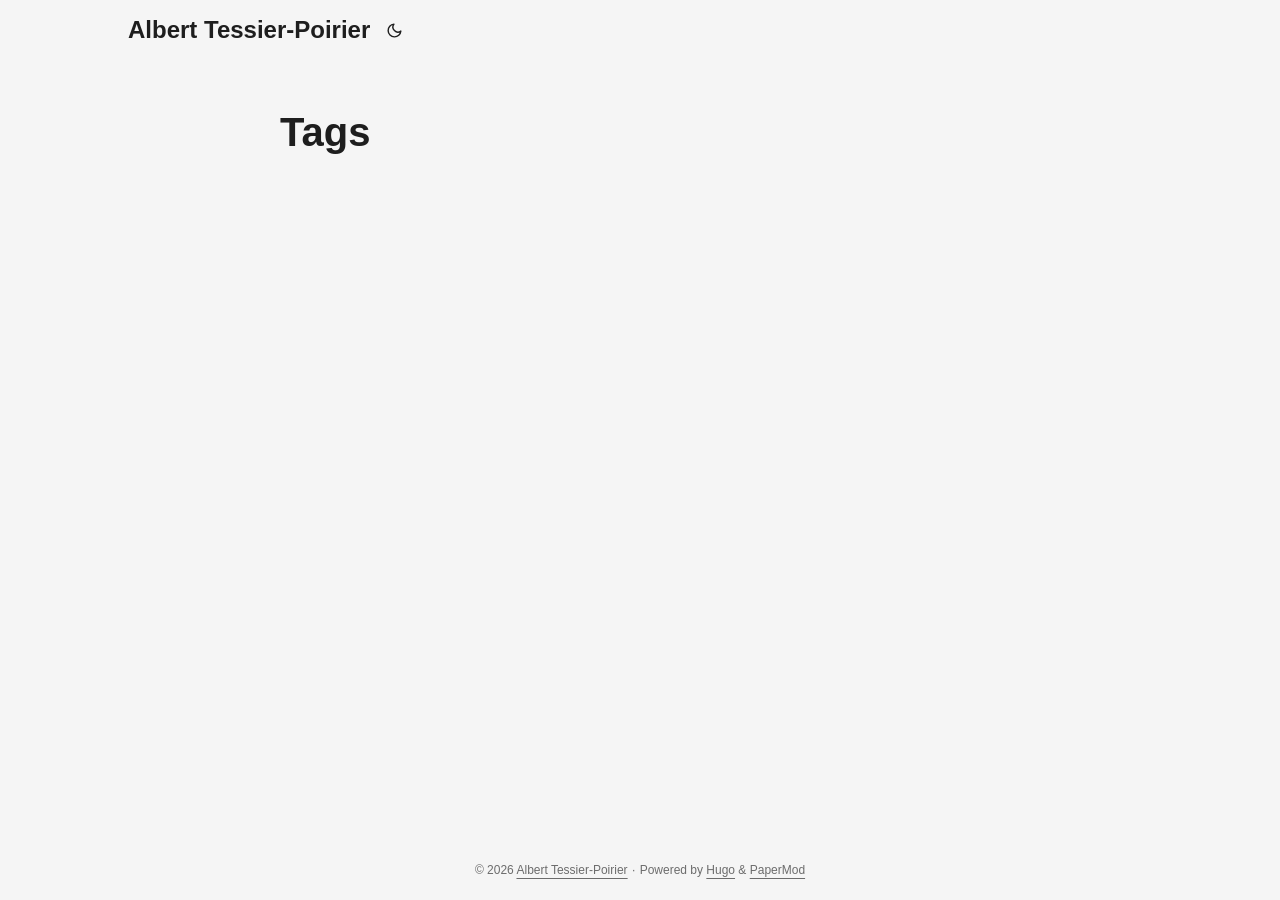
<file: tags/index.html>
<!DOCTYPE html>
<html lang="en" dir="auto" data-theme="auto">

<head><meta charset="utf-8">
<meta http-equiv="X-UA-Compatible" content="IE=edge">
<meta name="viewport" content="width=device-width, initial-scale=1, shrink-to-fit=no">
<meta name="robots" content="index, follow">
<title>Tags | Albert Tessier-Poirier</title>
<meta name="keywords" content="">
<meta name="description" content="">
<meta name="author" content="">
<link rel="canonical" href="https://altepo.github.io/tags/">
<link crossorigin="anonymous" href="/assets/css/stylesheet.2f03a67edf7b72e723336e30cb703973b12e411fb84e8906e980726a3efdb3ef.css" integrity="sha256-LwOmft97cucjM24wy3A5c7EuQR&#43;4TokG6YByaj79s&#43;8=" rel="preload stylesheet" as="style">
<link rel="icon" href="https://altepo.github.io/favicon.ico">
<link rel="icon" type="image/png" sizes="16x16" href="https://altepo.github.io/favicon-16x16.png">
<link rel="icon" type="image/png" sizes="32x32" href="https://altepo.github.io/favicon-32x32.png">
<link rel="apple-touch-icon" href="https://altepo.github.io/apple-touch-icon.png">
<link rel="mask-icon" href="https://altepo.github.io/safari-pinned-tab.svg">
<meta name="theme-color" content="#2e2e33">
<meta name="msapplication-TileColor" content="#2e2e33">
<link rel="alternate" type="application/rss+xml" href="https://altepo.github.io/tags/index.xml" title="rss">
<link rel="alternate" hreflang="en" href="https://altepo.github.io/tags/">
<noscript>
    <style>
        #theme-toggle,
        .top-link {
            display: none;
        }

    </style>
    <style>
        @media (prefers-color-scheme: dark) {
            :root {
                --theme: rgb(29, 30, 32);
                --entry: rgb(46, 46, 51);
                --primary: rgb(218, 218, 219);
                --secondary: rgb(155, 156, 157);
                --tertiary: rgb(65, 66, 68);
                --content: rgb(196, 196, 197);
                --code-block-bg: rgb(46, 46, 51);
                --code-bg: rgb(55, 56, 62);
                --border: rgb(51, 51, 51);
                color-scheme: dark;
            }

            .list {
                background: var(--theme);
            }

            .toc {
                background: var(--entry);
            }
        }

    </style>
</noscript>
<script>
    if (localStorage.getItem("pref-theme") === "dark") {
        document.querySelector("html").dataset.theme = 'dark';
    } else if (localStorage.getItem("pref-theme") === "light") {
       document.querySelector("html").dataset.theme = 'light';
    } else if (window.matchMedia('(prefers-color-scheme: dark)').matches) {
        document.querySelector("html").dataset.theme = 'dark';
    } else {
        document.querySelector("html").dataset.theme = 'light';
    }

</script><meta property="og:url" content="https://altepo.github.io/tags/">
  <meta property="og:site_name" content="Albert Tessier-Poirier">
  <meta property="og:title" content="Tags">
  <meta property="og:locale" content="en_us">
  <meta property="og:type" content="website">

  <meta name="twitter:card" content="summary">
  <meta name="twitter:title" content="Tags">

</head>
<body class="list" id="top">
    <header class="header">
    <nav class="header-nav">
        <div class="logo">
            <a href="https://altepo.github.io/" accesskey="h" title="Albert Tessier-Poirier (Alt + H)">Albert Tessier-Poirier</a>
            <div class="logo-switches">
                <button id="theme-toggle" class="theme-toggle" accesskey="t" title="(Alt + T)" aria-label="Toggle theme">
                    <svg class="moon" xmlns="http://www.w3.org/2000/svg" width="17" height="17" viewBox="0 0 24 24"
                        fill="none" stroke="currentColor" stroke-width="2" stroke-linecap="round"
                        stroke-linejoin="round">
                        <path d="M21 12.79A9 9 0 1 1 11.21 3 7 7 0 0 0 21 12.79z"></path>
                    </svg>
                    <svg class="sun" xmlns="http://www.w3.org/2000/svg" width="17" height="17" viewBox="0 0 24 24"
                        fill="none" stroke="currentColor" stroke-width="2" stroke-linecap="round"
                        stroke-linejoin="round">
                        <circle cx="12" cy="12" r="5"></circle>
                        <line x1="12" y1="1" x2="12" y2="3"></line>
                        <line x1="12" y1="21" x2="12" y2="23"></line>
                        <line x1="4.22" y1="4.22" x2="5.64" y2="5.64"></line>
                        <line x1="18.36" y1="18.36" x2="19.78" y2="19.78"></line>
                        <line x1="1" y1="12" x2="3" y2="12"></line>
                        <line x1="21" y1="12" x2="23" y2="12"></line>
                        <line x1="4.22" y1="19.78" x2="5.64" y2="18.36"></line>
                        <line x1="18.36" y1="5.64" x2="19.78" y2="4.22"></line>
                    </svg>
                </button>
            </div>
        </div>
        <ul id="menu" class="menu">
        </ul>
    </nav>
</header>
<main class="main">
<header class="page-header">
    <h1>Tags</h1>
</header>

<ul class="terms-tags">
</ul>
    </main>
    
<footer class="footer">
        <span>&copy; 2026 <a href="https://altepo.github.io/">Albert Tessier-Poirier</a></span> · 

    
    
    <span>
        Powered by
        <a href="https://gohugo.io/?utm_source=papermod" rel="noopener" target="_blank">Hugo</a> &
        <a href="https://github.com/adityatelange/hugo-PaperMod/" rel="noopener" target="_blank">PaperMod</a>
    </span>
</footer>
<a href="#top" id="top-link" class="top-link hidden" aria-label="go to top" title="Go to Top (Alt + G)" accesskey="g">
    <svg xmlns="http://www.w3.org/2000/svg" viewBox="0 0 24 24" fill="none" stroke="currentColor" stroke-width="2"
        stroke-linecap="round" stroke-linejoin="round" class="feather feather-chevrons-up">
        <polyline points="17 11 12 6 7 11"></polyline>
        <polyline points="17 18 12 13 7 18"></polyline>
    </svg>
</a>


<script>
    let menu = document.getElementById('menu');
    if (menu) {
        
        const scrollPosition = localStorage.getItem("menu-scroll-position");
        if (scrollPosition) {
            menu.scrollLeft = parseInt(scrollPosition, 10);
        }
        
        menu.onscroll = function () {
            localStorage.setItem("menu-scroll-position", menu.scrollLeft);
        }
    }

    document.querySelectorAll('a[href^="#"]').forEach(anchor => {
        anchor.addEventListener("click", function (e) {
            e.preventDefault();
            var id = this.getAttribute("href").substr(1);
            if (!window.matchMedia('(prefers-reduced-motion: reduce)').matches) {
                document.querySelector(`[id='${decodeURIComponent(id)}']`).scrollIntoView({
                    behavior: "smooth"
                });
            } else {
                document.querySelector(`[id='${decodeURIComponent(id)}']`).scrollIntoView();
            }
            if (id === "top") {
                history.replaceState(null, null, " ");
            } else {
                history.pushState(null, null, `#${id}`);
            }
        });
    });

</script>
<script>
    var toplink = document.getElementById("top-link");
    window.onscroll = function () {
        const scrollThreshold = window.innerHeight;
        if (document.body.scrollTop > scrollThreshold || document.documentElement.scrollTop > scrollThreshold) {
            toplink.classList.remove("hidden");
        } else {
            toplink.classList.add("hidden");
        }
    };

</script>
<script>
    document.getElementById("theme-toggle").addEventListener("click", () => {
        const html = document.querySelector("html");
        if (html.dataset.theme === "dark") {
            html.dataset.theme = 'light';
            localStorage.setItem("pref-theme", 'light');
        } else {
            html.dataset.theme = 'dark';
            localStorage.setItem("pref-theme", 'dark');
        }
    })

</script>
</body>

</html>
</file>
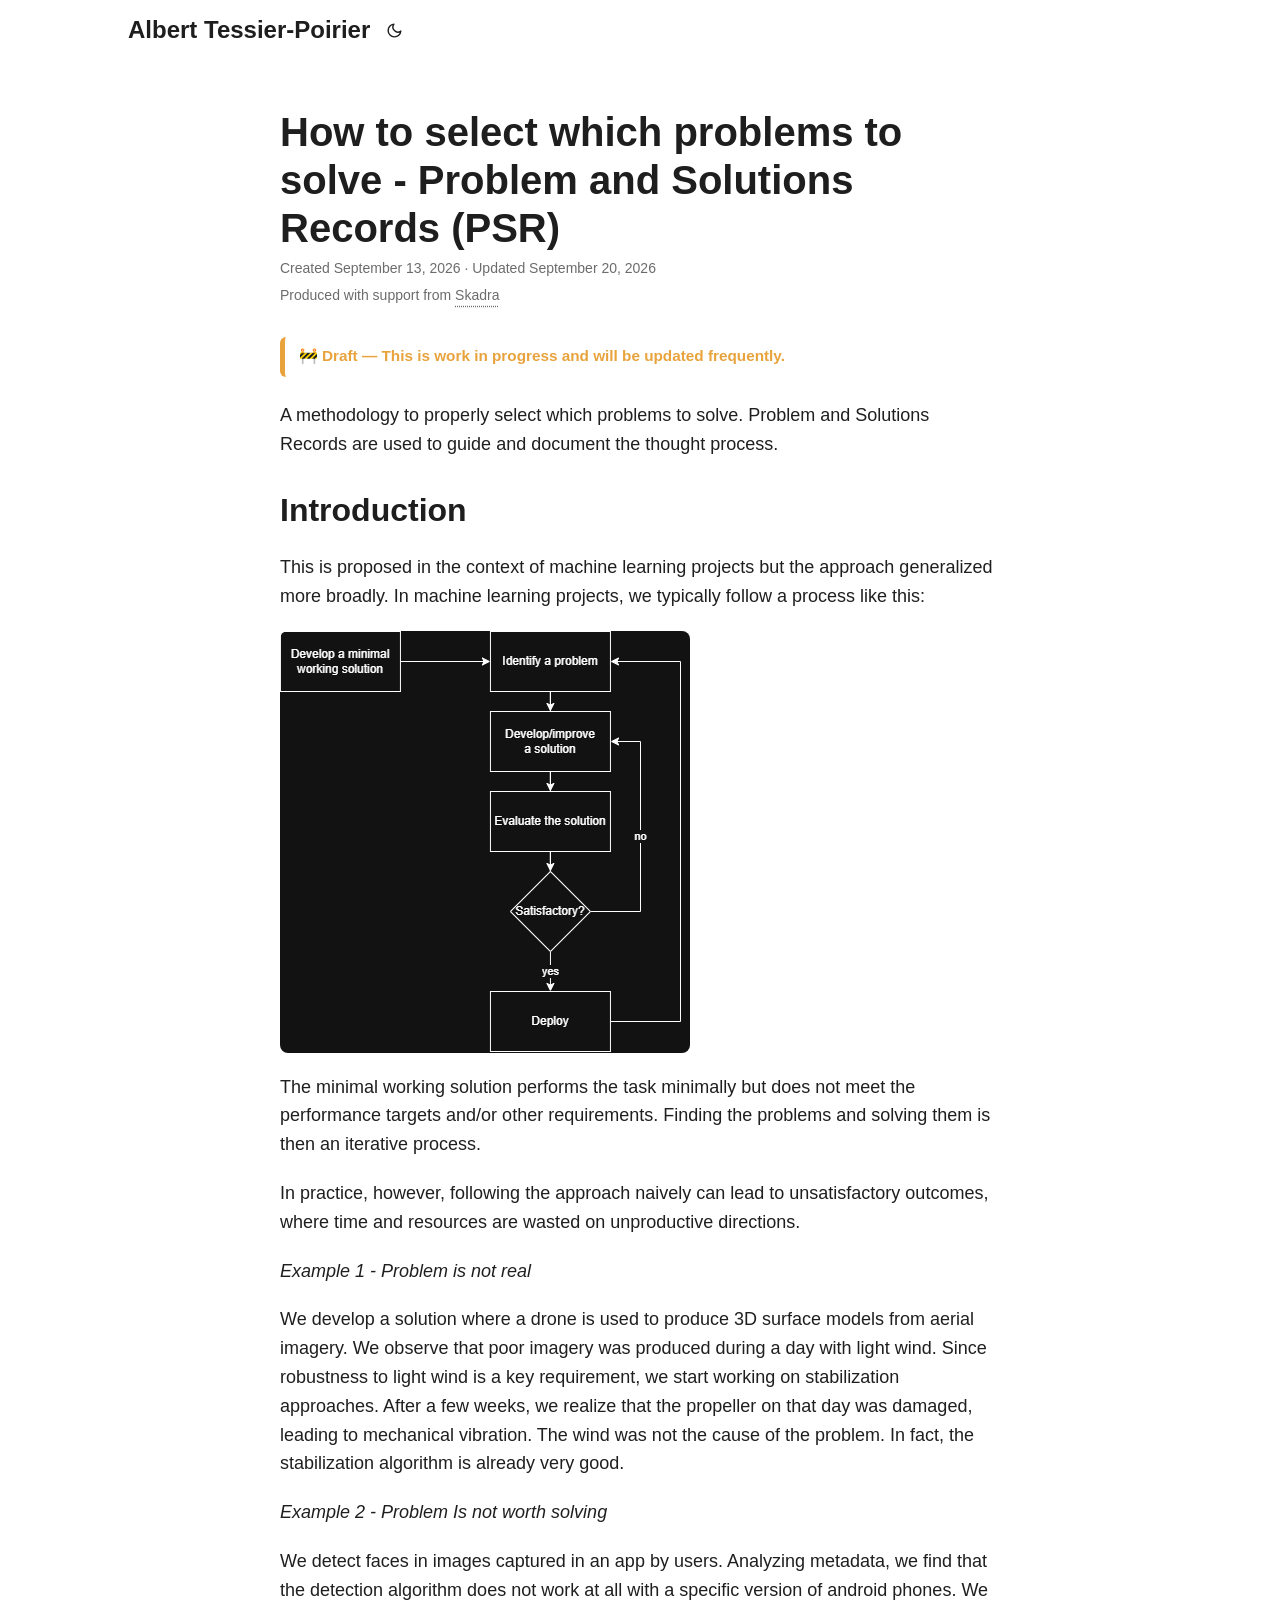
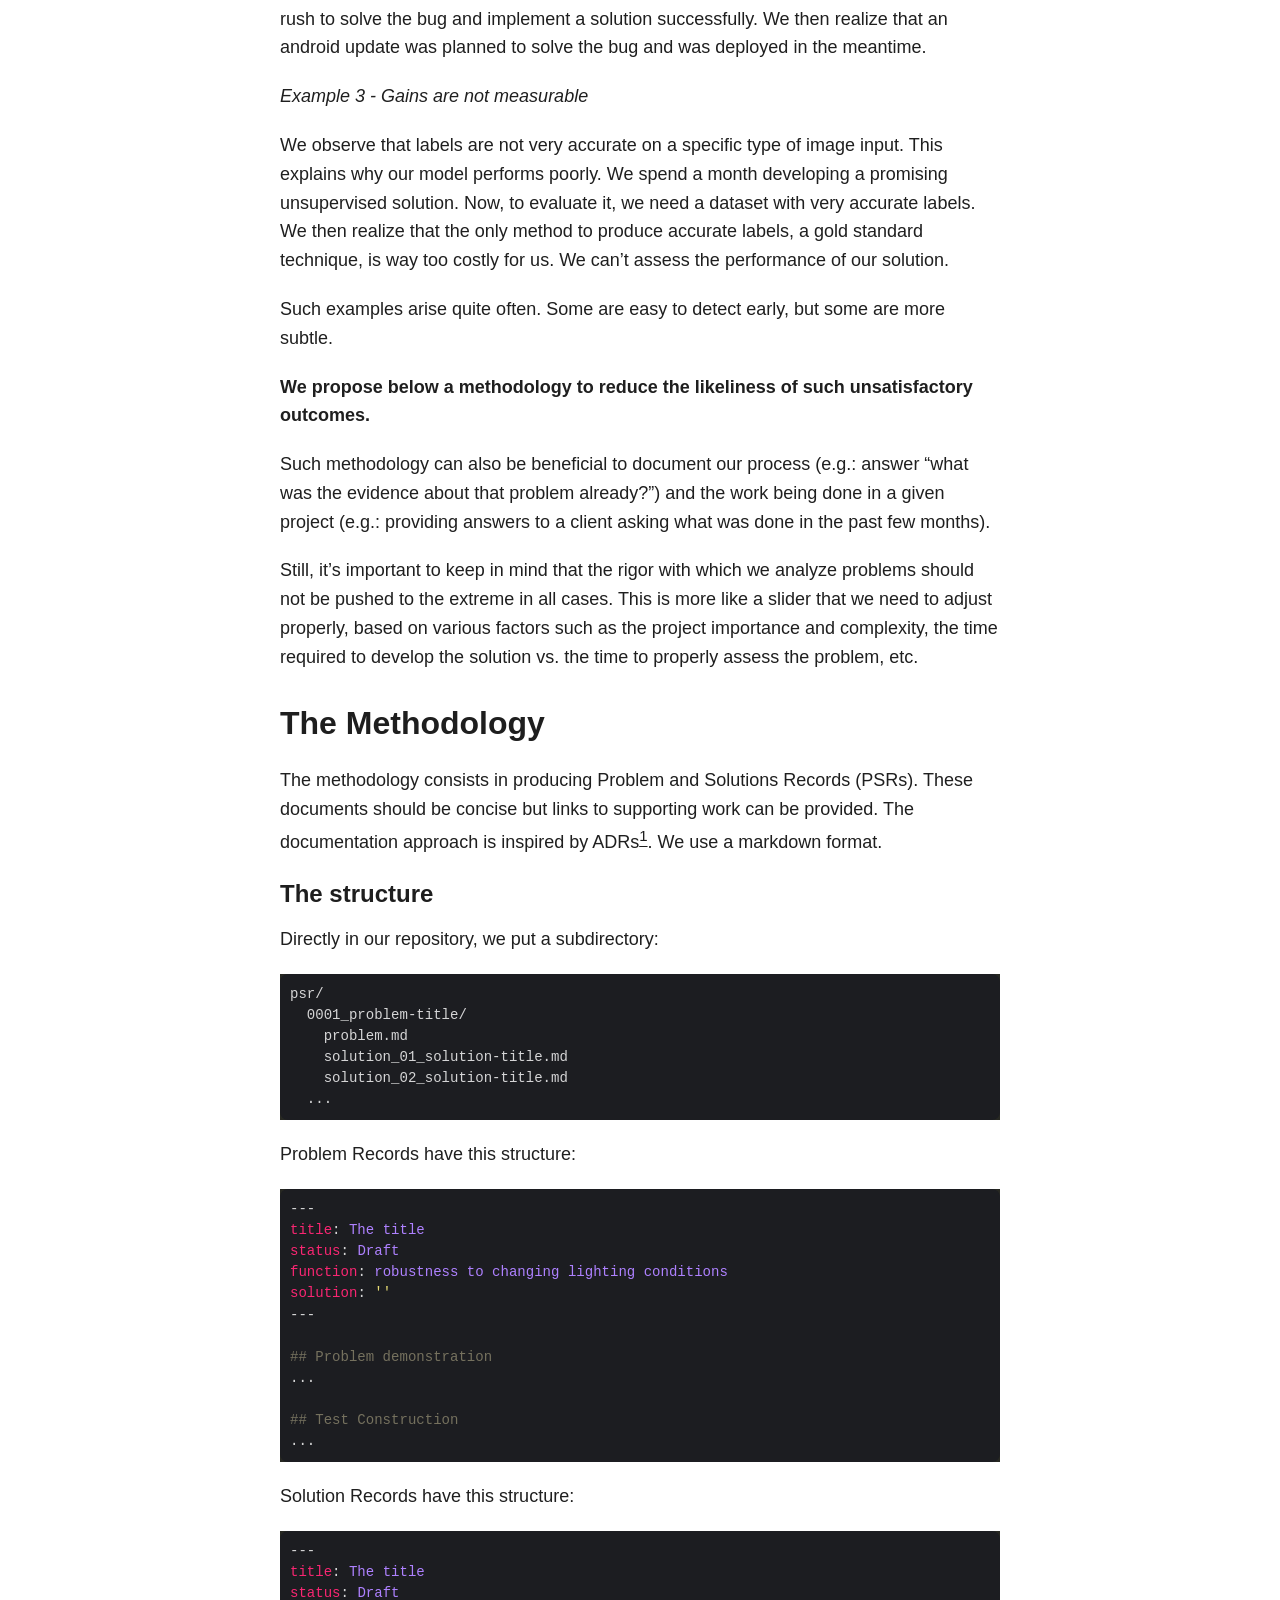
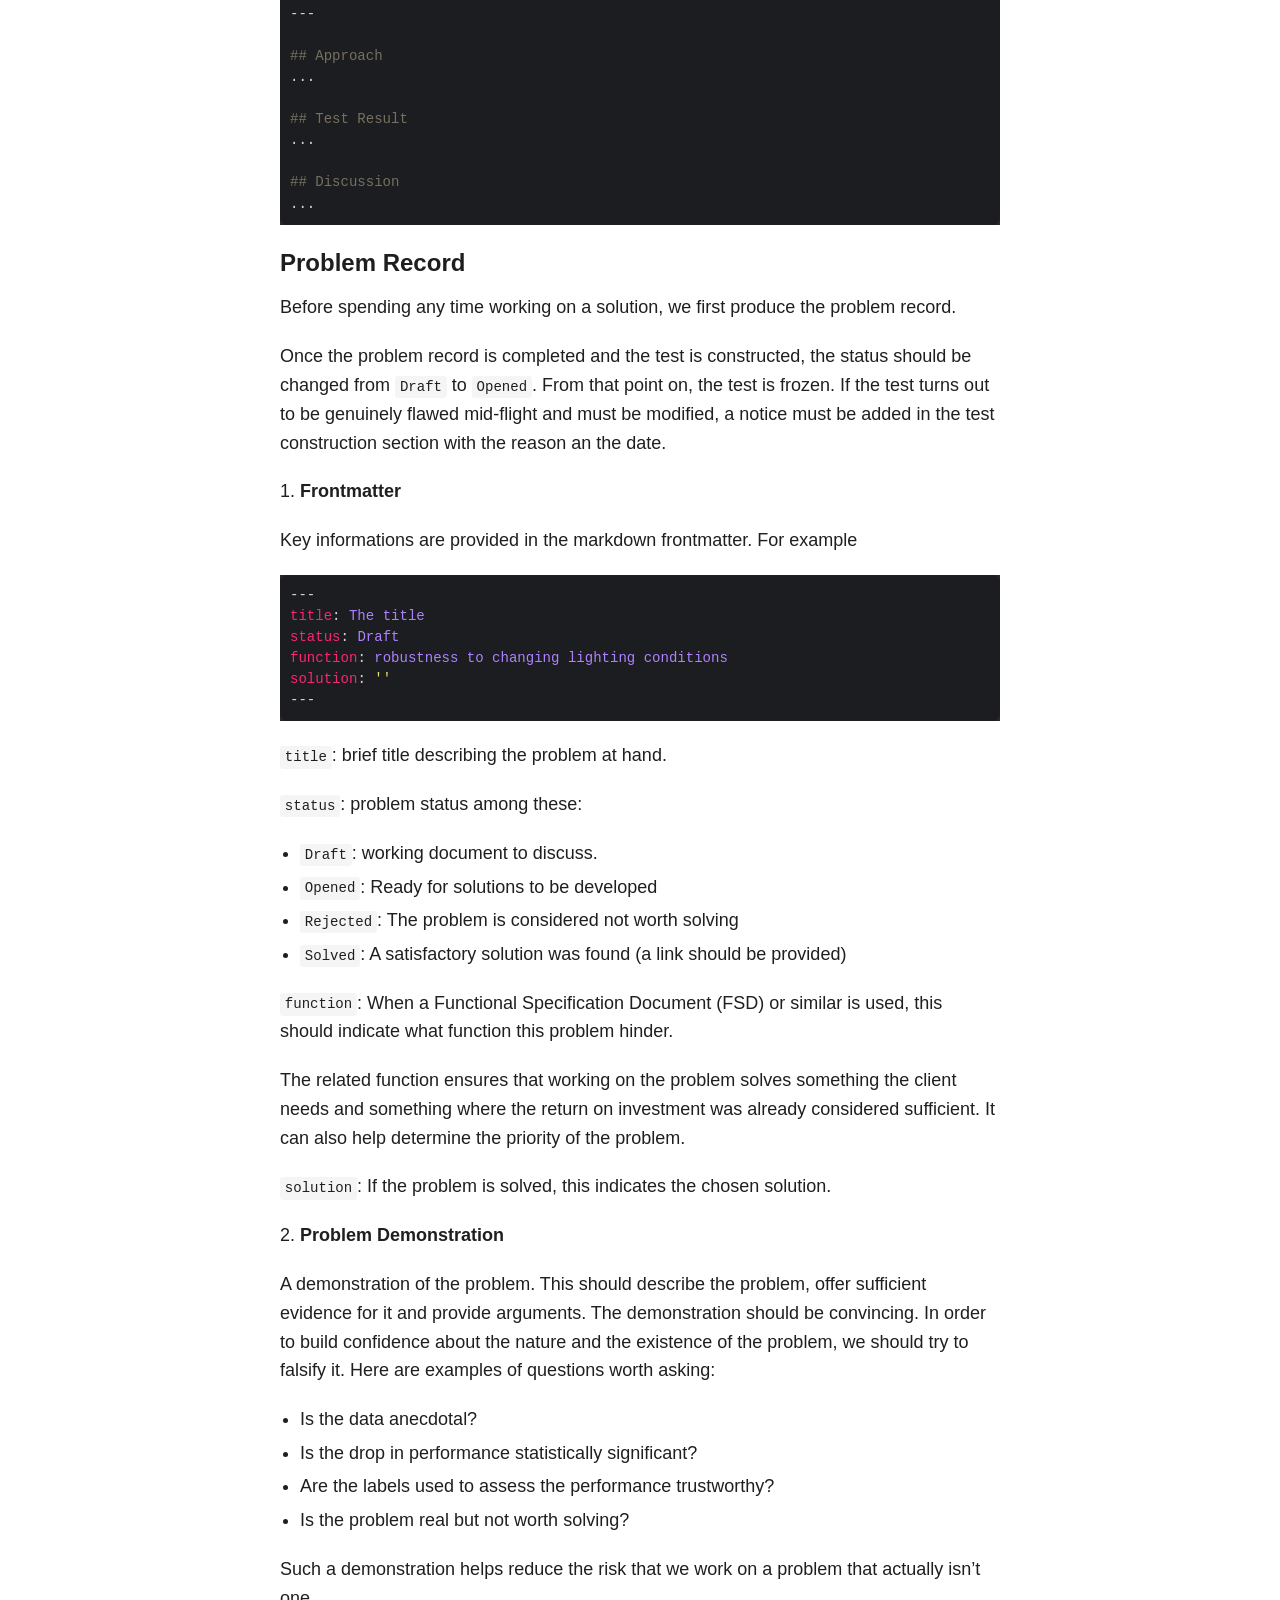
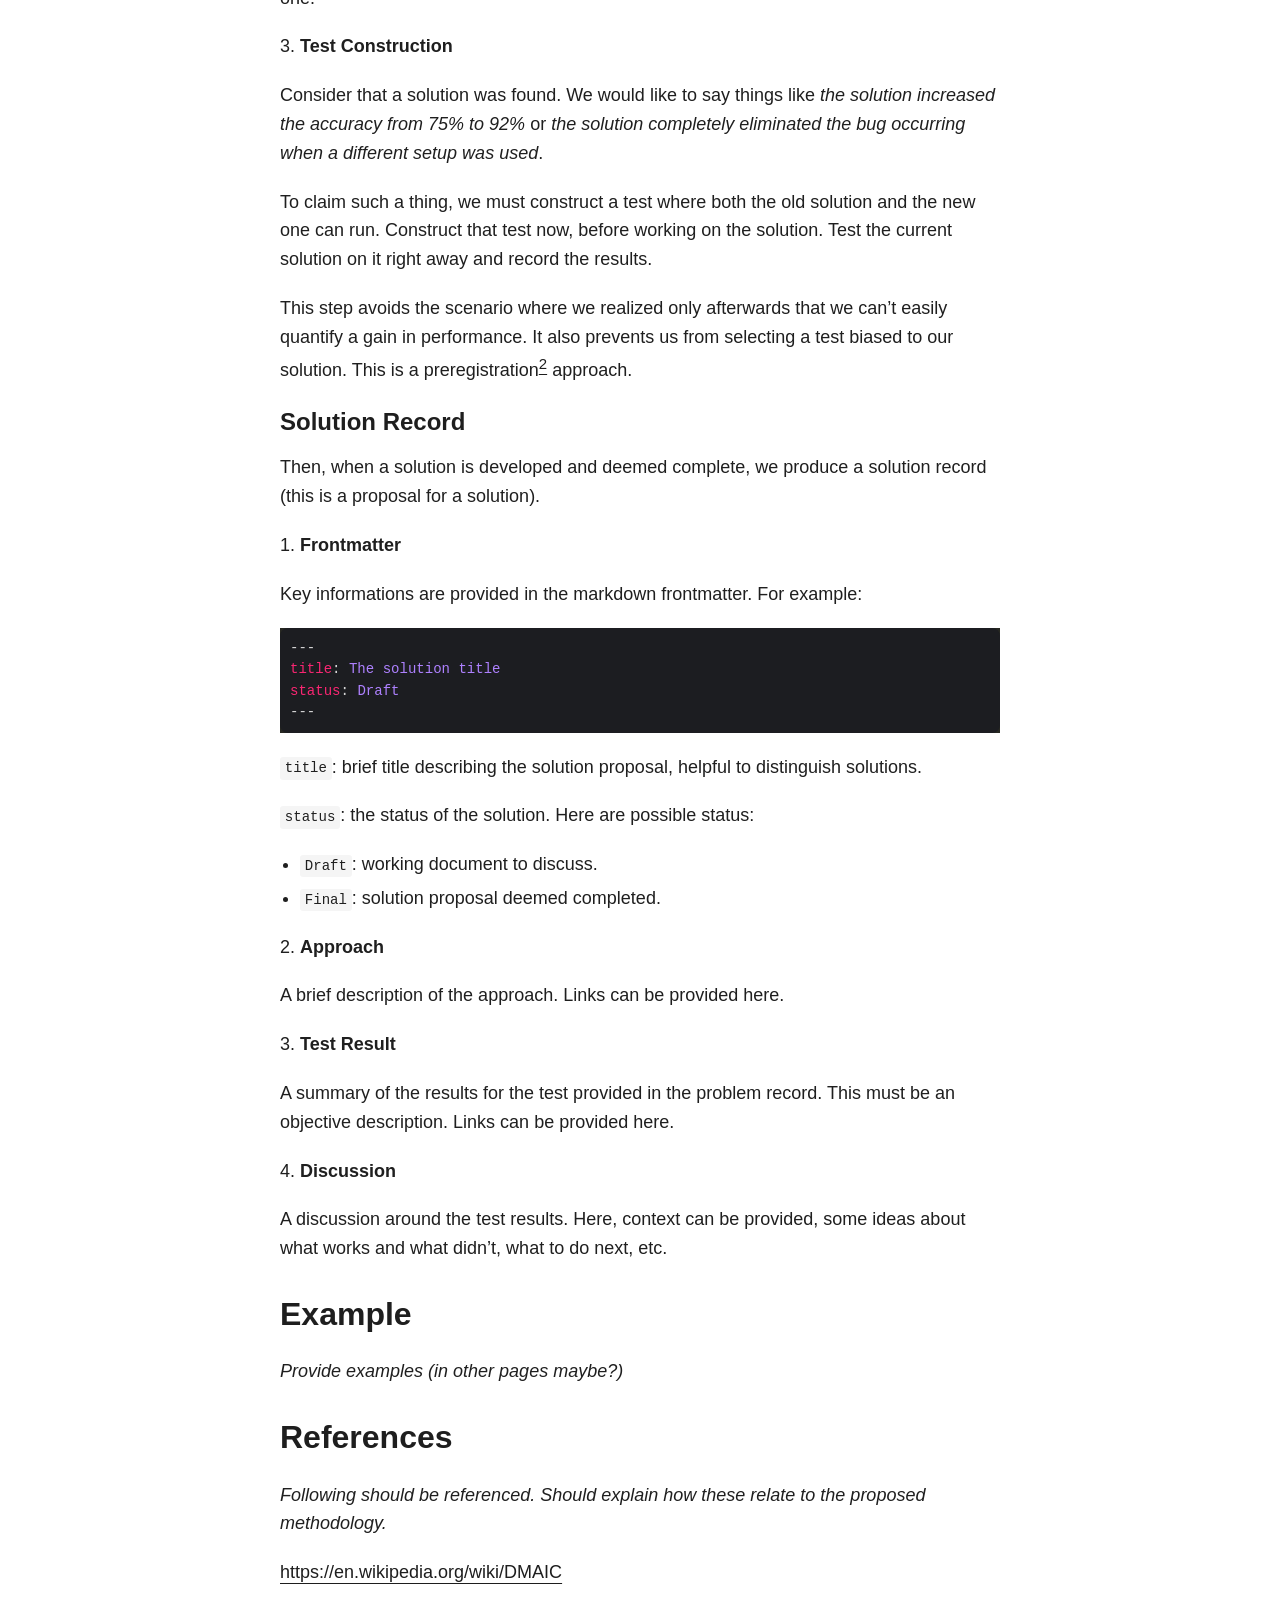
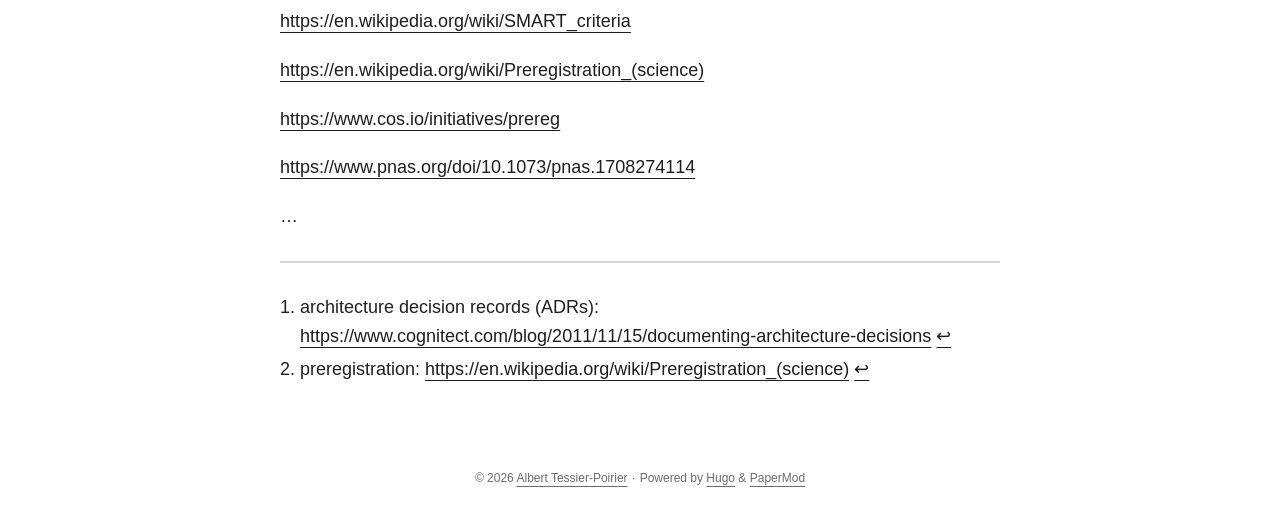
<file: posts/2026-09-13_improvements_methodology/index.html>
<!DOCTYPE html>
<html lang="en" dir="auto" data-theme="auto">

<head><meta charset="utf-8">
<meta http-equiv="X-UA-Compatible" content="IE=edge">
<meta name="viewport" content="width=device-width, initial-scale=1, shrink-to-fit=no">
<meta name="robots" content="index, follow">
<title>How to select which problems to solve - Problem and Solutions Records (PSR) | Albert Tessier-Poirier</title>
<meta name="keywords" content="">
<meta name="description" content="A methodology to properly select which problems to solve. Problem and Solutions Records are used to guide and document the thought process.">
<meta name="author" content="">
<link rel="canonical" href="https://altepo.github.io/posts/2026-09-13_improvements_methodology/">
<link crossorigin="anonymous" href="/assets/css/stylesheet.2f03a67edf7b72e723336e30cb703973b12e411fb84e8906e980726a3efdb3ef.css" integrity="sha256-LwOmft97cucjM24wy3A5c7EuQR&#43;4TokG6YByaj79s&#43;8=" rel="preload stylesheet" as="style">
<link rel="icon" href="https://altepo.github.io/favicon.ico">
<link rel="icon" type="image/png" sizes="16x16" href="https://altepo.github.io/favicon-16x16.png">
<link rel="icon" type="image/png" sizes="32x32" href="https://altepo.github.io/favicon-32x32.png">
<link rel="apple-touch-icon" href="https://altepo.github.io/apple-touch-icon.png">
<link rel="mask-icon" href="https://altepo.github.io/safari-pinned-tab.svg">
<meta name="theme-color" content="#2e2e33">
<meta name="msapplication-TileColor" content="#2e2e33">
<link rel="alternate" hreflang="en" href="https://altepo.github.io/posts/2026-09-13_improvements_methodology/">
<noscript>
    <style>
        #theme-toggle,
        .top-link {
            display: none;
        }

    </style>
    <style>
        @media (prefers-color-scheme: dark) {
            :root {
                --theme: rgb(29, 30, 32);
                --entry: rgb(46, 46, 51);
                --primary: rgb(218, 218, 219);
                --secondary: rgb(155, 156, 157);
                --tertiary: rgb(65, 66, 68);
                --content: rgb(196, 196, 197);
                --code-block-bg: rgb(46, 46, 51);
                --code-bg: rgb(55, 56, 62);
                --border: rgb(51, 51, 51);
                color-scheme: dark;
            }

            .list {
                background: var(--theme);
            }

            .toc {
                background: var(--entry);
            }
        }

    </style>
</noscript>
<script>
    if (localStorage.getItem("pref-theme") === "dark") {
        document.querySelector("html").dataset.theme = 'dark';
    } else if (localStorage.getItem("pref-theme") === "light") {
       document.querySelector("html").dataset.theme = 'light';
    } else if (window.matchMedia('(prefers-color-scheme: dark)').matches) {
        document.querySelector("html").dataset.theme = 'dark';
    } else {
        document.querySelector("html").dataset.theme = 'light';
    }

</script><meta property="og:url" content="https://altepo.github.io/posts/2026-09-13_improvements_methodology/">
  <meta property="og:site_name" content="Albert Tessier-Poirier">
  <meta property="og:title" content="How to select which problems to solve - Problem and Solutions Records (PSR)">
  <meta property="og:description" content="A methodology to properly select which problems to solve. Problem and Solutions Records are used to guide and document the thought process.">
  <meta property="og:locale" content="en_us">
  <meta property="og:type" content="article">
    <meta property="article:section" content="posts">
    <meta property="article:published_time" content="2026-09-13T15:06:54-04:00">
    <meta property="article:modified_time" content="2026-09-20T22:20:30-04:00">

  <meta name="twitter:card" content="summary">
  <meta name="twitter:title" content="How to select which problems to solve - Problem and Solutions Records (PSR)">
  <meta name="twitter:description" content="A methodology to properly select which problems to solve. Problem and Solutions Records are used to guide and document the thought process.">


<script type="application/ld+json">
{
  "@context": "https://schema.org",
  "@type": "BreadcrumbList",
  "itemListElement": [
    {
      "@type": "ListItem",
      "position":  1 ,
      "name": "Posts",
      "item": "https://altepo.github.io/posts/"
    }, 
    {
      "@type": "ListItem",
      "position":  2 ,
      "name": "How to select which problems to solve - Problem and Solutions Records (PSR)",
      "item": "https://altepo.github.io/posts/2026-09-13_improvements_methodology/"
    }
  ]
}
</script>
<script type="application/ld+json">
{
  "@context": "https://schema.org",
  "@type": "BlogPosting",
  "headline": "How to select which problems to solve - Problem and Solutions Records (PSR)",
  "name": "How to select which problems to solve - Problem and Solutions Records (PSR)",
  "description": "A methodology to properly select which problems to solve. Problem and Solutions Records are used to guide and document the thought process.",
  "keywords": [
    
  ],
  "articleBody": " 🚧 Draft — This is work in progress and will be updated frequently. A methodology to properly select which problems to solve. Problem and Solutions Records are used to guide and document the thought process.\nIntroduction This is proposed in the context of machine learning projects but the approach generalized more broadly. In machine learning projects, we typically follow a process like this:\nThe minimal working solution performs the task minimally but does not meet the performance targets and/or other requirements. Finding the problems and solving them is then an iterative process.\nIn practice, however, following the approach naively can lead to unsatisfactory outcomes, where time and resources are wasted on unproductive directions.\nExample 1 - Problem is not real\nWe develop a solution where a drone is used to produce 3D surface models from aerial imagery. We observe that poor imagery was produced during a day with light wind. Since robustness to light wind is a key requirement, we start working on stabilization approaches. After a few weeks, we realize that the propeller on that day was damaged, leading to mechanical vibration. The wind was not the cause of the problem. In fact, the stabilization algorithm is already very good.\nExample 2 - Problem Is not worth solving\nWe detect faces in images captured in an app by users. Analyzing metadata, we find that the detection algorithm does not work at all with a specific version of android phones. We rush to solve the bug and implement a solution successfully. We then realize that an android update was planned to solve the bug and was deployed in the meantime.\nExample 3 - Gains are not measurable\nWe observe that labels are not very accurate on a specific type of image input. This explains why our model performs poorly. We spend a month developing a promising unsupervised solution. Now, to evaluate it, we need a dataset with very accurate labels. We then realize that the only method to produce accurate labels, a gold standard technique, is way too costly for us. We can’t assess the performance of our solution.\nSuch examples arise quite often. Some are easy to detect early, but some are more subtle.\nWe propose below a methodology to reduce the likeliness of such unsatisfactory outcomes.\nSuch methodology can also be beneficial to document our process (e.g.: answer “what was the evidence about that problem already?”) and the work being done in a given project (e.g.: providing answers to a client asking what was done in the past few months).\nStill, it’s important to keep in mind that the rigor with which we analyze problems should not be pushed to the extreme in all cases. This is more like a slider that we need to adjust properly, based on various factors such as the project importance and complexity, the time required to develop the solution vs. the time to properly assess the problem, etc.\nThe Methodology The methodology consists in producing Problem and Solutions Records (PSRs). These documents should be concise but links to supporting work can be provided. The documentation approach is inspired by ADRs1. We use a markdown format.\nThe structure Directly in our repository, we put a subdirectory:\npsr/ 0001_problem-title/ problem.md solution_01_solution-title.md solution_02_solution-title.md ... Problem Records have this structure:\n--- title: The title status: Draft function: robustness to changing lighting conditions solution: '' --- ## Problem demonstration ... ## Test Construction ... Solution Records have this structure:\n--- title: The title status: Draft --- ## Approach ... ## Test Result ... ## Discussion ... Problem Record Before spending any time working on a solution, we first produce the problem record.\nOnce the problem record is completed and the test is constructed, the status should be changed from Draft to Opened. From that point on, the test is frozen. If the test turns out to be genuinely flawed mid-flight and must be modified, a notice must be added in the test construction section with the reason an the date.\nFrontmatter Key informations are provided in the markdown frontmatter. For example\n--- title: The title status: Draft function: robustness to changing lighting conditions solution: '' --- title: brief title describing the problem at hand.\nstatus: problem status among these:\nDraft: working document to discuss. Opened: Ready for solutions to be developed Rejected: The problem is considered not worth solving Solved: A satisfactory solution was found (a link should be provided) function: When a Functional Specification Document (FSD) or similar is used, this should indicate what function this problem hinder.\nThe related function ensures that working on the problem solves something the client needs and something where the return on investment was already considered sufficient. It can also help determine the priority of the problem.\nsolution: If the problem is solved, this indicates the chosen solution.\nProblem Demonstration A demonstration of the problem. This should describe the problem, offer sufficient evidence for it and provide arguments. The demonstration should be convincing. In order to build confidence about the nature and the existence of the problem, we should try to falsify it. Here are examples of questions worth asking:\nIs the data anecdotal? Is the drop in performance statistically significant? Are the labels used to assess the performance trustworthy? Is the problem real but not worth solving? Such a demonstration helps reduce the risk that we work on a problem that actually isn’t one.\nTest Construction Consider that a solution was found. We would like to say things like the solution increased the accuracy from 75% to 92% or the solution completely eliminated the bug occurring when a different setup was used.\nTo claim such a thing, we must construct a test where both the old solution and the new one can run. Construct that test now, before working on the solution. Test the current solution on it right away and record the results.\nThis step avoids the scenario where we realized only afterwards that we can’t easily quantify a gain in performance. It also prevents us from selecting a test biased to our solution. This is a preregistration2 approach.\nSolution Record Then, when a solution is developed and deemed complete, we produce a solution record (this is a proposal for a solution).\nFrontmatter Key informations are provided in the markdown frontmatter. For example:\n--- title: The solution title status: Draft --- title: brief title describing the solution proposal, helpful to distinguish solutions.\nstatus: the status of the solution. Here are possible status:\nDraft: working document to discuss. Final: solution proposal deemed completed. Approach A brief description of the approach. Links can be provided here.\nTest Result A summary of the results for the test provided in the problem record. This must be an objective description. Links can be provided here.\nDiscussion A discussion around the test results. Here, context can be provided, some ideas about what works and what didn’t, what to do next, etc.\nExample Provide examples (in other pages maybe?)\nReferences Following should be referenced. Should explain how these relate to the proposed methodology.\nhttps://en.wikipedia.org/wiki/DMAIC\nhttps://en.wikipedia.org/wiki/SMART_criteria\nhttps://en.wikipedia.org/wiki/Preregistration_(science)\nhttps://www.cos.io/initiatives/prereg\nhttps://www.pnas.org/doi/10.1073/pnas.1708274114\n…\narchitecture decision records (ADRs): https://www.cognitect.com/blog/2011/11/15/documenting-architecture-decisions ↩︎\npreregistration: https://en.wikipedia.org/wiki/Preregistration_(science) ↩︎\n",
  "wordCount" : "1181",
  "inLanguage": "en",
  "datePublished": "2026-09-13T15:06:54-04:00",
  "dateModified": "2026-09-20T22:20:30-04:00",
  "mainEntityOfPage": {
    "@type": "WebPage",
    "@id": "https://altepo.github.io/posts/2026-09-13_improvements_methodology/"
  },
  "publisher": {
    "@type": "Organization",
    "name": "Albert Tessier-Poirier",
    "logo": {
      "@type": "ImageObject",
      "url": "https://altepo.github.io/favicon.ico"
    }
  }
}
</script>
</head>
<body id="top">
    <header class="header">
    <nav class="header-nav">
        <div class="logo">
            <a href="https://altepo.github.io/" accesskey="h" title="Albert Tessier-Poirier (Alt + H)">Albert Tessier-Poirier</a>
            <div class="logo-switches">
                <button id="theme-toggle" class="theme-toggle" accesskey="t" title="(Alt + T)" aria-label="Toggle theme">
                    <svg class="moon" xmlns="http://www.w3.org/2000/svg" width="17" height="17" viewBox="0 0 24 24"
                        fill="none" stroke="currentColor" stroke-width="2" stroke-linecap="round"
                        stroke-linejoin="round">
                        <path d="M21 12.79A9 9 0 1 1 11.21 3 7 7 0 0 0 21 12.79z"></path>
                    </svg>
                    <svg class="sun" xmlns="http://www.w3.org/2000/svg" width="17" height="17" viewBox="0 0 24 24"
                        fill="none" stroke="currentColor" stroke-width="2" stroke-linecap="round"
                        stroke-linejoin="round">
                        <circle cx="12" cy="12" r="5"></circle>
                        <line x1="12" y1="1" x2="12" y2="3"></line>
                        <line x1="12" y1="21" x2="12" y2="23"></line>
                        <line x1="4.22" y1="4.22" x2="5.64" y2="5.64"></line>
                        <line x1="18.36" y1="18.36" x2="19.78" y2="19.78"></line>
                        <line x1="1" y1="12" x2="3" y2="12"></line>
                        <line x1="21" y1="12" x2="23" y2="12"></line>
                        <line x1="4.22" y1="19.78" x2="5.64" y2="18.36"></line>
                        <line x1="18.36" y1="5.64" x2="19.78" y2="4.22"></line>
                    </svg>
                </button>
            </div>
        </div>
        <ul id="menu" class="menu">
        </ul>
    </nav>
</header>
<main class="main">

<article class="post-single">
  <header class="post-header">
    
    <h1 class="post-title entry-hint-parent">
      How to select which problems to solve - Problem and Solutions Records (PSR)
    </h1>
    <div class="post-meta">

<span title='2026-09-13 15:06:54 -0400 EDT'>Created September 13, 2026</span>&nbsp;·&nbsp;<span title='2026-09-20 22:20:30 -0400 EDT'>Updated September 20, 2026</span>

</div>
    
<div class="post-note">Produced with support from <a href="https://skadra.com/">Skadra</a></div>
</header> 
  <div class="post-content md-content"><div class="status-banner">
  <span class="badge">🚧 Draft — This is work in progress and will be updated frequently.</span>
</div>
<!-- TLDR:  -->
<!-- https://gohugo.io/content-management/summaries/ -->
<p>A methodology to properly select which problems to solve. Problem and Solutions Records are used to guide and document the thought process.</p>
<h2 id="introduction">Introduction<a hidden class="anchor" aria-hidden="true" href="#introduction">#</a></h2>
<p>This is proposed in the context of machine learning projects but the approach generalized more broadly. In machine learning projects, we typically follow a process like this:</p>
<p><img loading="lazy" src="/posts/2026-09-13_improvements_methodology/images/graphs_dark.png"></p>
<p>The minimal working solution performs the task minimally but does not meet the performance targets and/or other requirements. Finding the problems and solving them is then an iterative process.</p>
<p>In practice, however, following the approach naively can lead to unsatisfactory outcomes, where time and resources are wasted on unproductive directions.</p>
<p><em>Example 1 - Problem is not real</em></p>
<p>We develop a solution where a drone is used to produce 3D surface models from aerial imagery. We observe that poor imagery was produced during a day with light wind. Since robustness to light wind is a key requirement, we start working on stabilization approaches. After a few weeks, we realize that the propeller on that day was damaged, leading to mechanical vibration. The wind was not the cause of the problem. In fact, the stabilization algorithm is already very good.</p>
<p><em>Example 2 - Problem Is not worth solving</em></p>
<p>We detect faces in images captured in an app by users. Analyzing metadata, we find that the detection algorithm does not work at all with a specific version of android phones. We rush to solve the bug and implement a solution successfully. We then realize that an android update was planned to solve the bug and was deployed in the meantime.</p>
<!-- We then realize that only 0.01% of users are using that phone. -->
<p><em>Example 3 - Gains are not measurable</em></p>
<p>We observe that labels are not very accurate on a specific type of image input. This explains why our model performs poorly. We spend a month developing a promising unsupervised solution. Now, to evaluate it, we need a dataset with very accurate labels. We then realize that the only method to produce accurate labels, a gold standard technique, is way too costly for us. We can&rsquo;t assess the performance of our solution.</p>
<p>Such examples arise quite often. Some are easy to detect early, but some are more subtle.</p>
<p><strong>We propose below a methodology to reduce the likeliness of such unsatisfactory outcomes.</strong></p>
<p>Such methodology can also be beneficial to document our process (e.g.: answer &ldquo;what was the evidence about that problem already?&rdquo;) and the work being done in a given project (e.g.: providing answers to a client asking what was done in the past few months).</p>
<p>Still, it&rsquo;s important to keep in mind that the rigor with which we analyze problems should not be pushed to the extreme in all cases. This is more like a slider that we need to adjust properly, based on various factors such as the project importance and complexity, the time required to develop the solution vs. the time to properly assess the problem, etc.</p>
<h2 id="the-methodology">The Methodology<a hidden class="anchor" aria-hidden="true" href="#the-methodology">#</a></h2>
<p>The methodology consists in producing Problem and Solutions Records (PSRs).
These documents should be concise but links to supporting work can be provided.
The documentation approach is inspired by ADRs<sup id="fnref:1"><a href="#fn:1" class="footnote-ref" role="doc-noteref">1</a></sup>.
We use a markdown format.</p>
<h3 id="the-structure">The structure<a hidden class="anchor" aria-hidden="true" href="#the-structure">#</a></h3>
<p>Directly in our repository, we put a subdirectory:</p>
<div class="highlight"><pre tabindex="0" style="color:#f8f8f2;background-color:#272822;-moz-tab-size:4;-o-tab-size:4;tab-size:4;-webkit-text-size-adjust:none;"><code class="language-markdown" data-lang="markdown"><span style="display:flex;"><span>psr/
</span></span><span style="display:flex;"><span>  0001_problem-title/
</span></span><span style="display:flex;"><span>    problem.md
</span></span><span style="display:flex;"><span>    solution_01_solution-title.md
</span></span><span style="display:flex;"><span>    solution_02_solution-title.md
</span></span><span style="display:flex;"><span>  ...
</span></span></code></pre></div><p>Problem Records have this structure:</p>
<div class="highlight"><pre tabindex="0" style="color:#f8f8f2;background-color:#272822;-moz-tab-size:4;-o-tab-size:4;tab-size:4;-webkit-text-size-adjust:none;"><code class="language-markdown" data-lang="markdown"><span style="display:flex;"><span>---
</span></span><span style="display:flex;"><span><span style="color:#f92672">title</span>: <span style="color:#ae81ff">The title</span>
</span></span><span style="display:flex;"><span><span style="color:#f92672">status</span>: <span style="color:#ae81ff">Draft</span>
</span></span><span style="display:flex;"><span><span style="color:#f92672">function</span>: <span style="color:#ae81ff">robustness to changing lighting conditions</span>
</span></span><span style="display:flex;"><span><span style="color:#f92672">solution</span>: <span style="color:#e6db74">&#39;&#39;</span>
</span></span><span style="display:flex;"><span>---
</span></span><span style="display:flex;"><span>
</span></span><span style="display:flex;"><span><span style="color:#75715e">## Problem demonstration
</span></span></span><span style="display:flex;"><span>...
</span></span><span style="display:flex;"><span>
</span></span><span style="display:flex;"><span><span style="color:#75715e">## Test Construction
</span></span></span><span style="display:flex;"><span>...
</span></span></code></pre></div><p>Solution Records have this structure:</p>
<div class="highlight"><pre tabindex="0" style="color:#f8f8f2;background-color:#272822;-moz-tab-size:4;-o-tab-size:4;tab-size:4;-webkit-text-size-adjust:none;"><code class="language-markdown" data-lang="markdown"><span style="display:flex;"><span>---
</span></span><span style="display:flex;"><span><span style="color:#f92672">title</span>: <span style="color:#ae81ff">The title</span>
</span></span><span style="display:flex;"><span><span style="color:#f92672">status</span>: <span style="color:#ae81ff">Draft</span>
</span></span><span style="display:flex;"><span>---
</span></span><span style="display:flex;"><span>
</span></span><span style="display:flex;"><span><span style="color:#75715e">## Approach
</span></span></span><span style="display:flex;"><span>...
</span></span><span style="display:flex;"><span>
</span></span><span style="display:flex;"><span><span style="color:#75715e">## Test Result
</span></span></span><span style="display:flex;"><span>...
</span></span><span style="display:flex;"><span>
</span></span><span style="display:flex;"><span><span style="color:#75715e">## Discussion
</span></span></span><span style="display:flex;"><span>...
</span></span></code></pre></div><h3 id="problem-record">Problem Record<a hidden class="anchor" aria-hidden="true" href="#problem-record">#</a></h3>
<p>Before spending any time working on a solution, we first produce the problem record.</p>
<p>Once the problem record is completed and the test is constructed, the status should be changed from <code>Draft</code> to <code>Opened</code>. From that point on, the test is frozen. If the test turns out to be genuinely flawed mid-flight and must be modified, a notice must be added in the test construction section with the reason an the date.</p>
<ol>
<li><strong>Frontmatter</strong></li>
</ol>
<p>Key informations are provided in the markdown frontmatter. For example</p>
<div class="highlight"><pre tabindex="0" style="color:#f8f8f2;background-color:#272822;-moz-tab-size:4;-o-tab-size:4;tab-size:4;-webkit-text-size-adjust:none;"><code class="language-markdown" data-lang="markdown"><span style="display:flex;"><span>---
</span></span><span style="display:flex;"><span><span style="color:#f92672">title</span>: <span style="color:#ae81ff">The title</span>
</span></span><span style="display:flex;"><span><span style="color:#f92672">status</span>: <span style="color:#ae81ff">Draft</span>
</span></span><span style="display:flex;"><span><span style="color:#f92672">function</span>: <span style="color:#ae81ff">robustness to changing lighting conditions</span>
</span></span><span style="display:flex;"><span><span style="color:#f92672">solution</span>: <span style="color:#e6db74">&#39;&#39;</span>
</span></span><span style="display:flex;"><span>---
</span></span></code></pre></div><p><code>title</code>: brief title describing the problem at hand.</p>
<p><code>status</code>: problem status among these:</p>
<ul>
<li><code>Draft</code>: working document to discuss.</li>
<li><code>Opened</code>: Ready for solutions to be developed</li>
<li><code>Rejected</code>: The problem is considered not worth solving</li>
<li><code>Solved</code>: A satisfactory solution was found (a link should be provided)</li>
</ul>
<p><code>function</code>: When a Functional Specification Document (FSD) or similar is used, this should indicate what function this problem hinder.</p>
<p>The related function ensures that working on the problem solves something the client needs and something where the return on investment was already considered sufficient. It can also help determine the priority of the problem.</p>
<p><code>solution</code>: If the problem is solved, this indicates the chosen solution.</p>
<ol start="2">
<li><strong>Problem Demonstration</strong></li>
</ol>
<p>A demonstration of the problem. This should describe the problem, offer sufficient evidence for it and provide arguments. The demonstration should be convincing. In order to build confidence about the nature and the existence of the problem, we should try to falsify it. Here are examples of questions worth asking:</p>
<ul>
<li>Is the data anecdotal?</li>
<li>Is the drop in performance statistically significant?</li>
<li>Are the labels used to assess the performance trustworthy?</li>
<li>Is the problem real but not worth solving?</li>
</ul>
<!-- https://en.wikipedia.org/wiki/Scientific_theory -->
<!-- https://en.wikipedia.org/wiki/Statistical_hypothesis_test -->
<p>Such a demonstration helps reduce the risk that we work on a problem that actually isn&rsquo;t one.</p>
<ol start="3">
<li><strong>Test Construction</strong></li>
</ol>
<p>Consider that a solution was found. We would like to say things like <em>the solution increased the accuracy from 75% to 92%</em> or <em>the solution completely eliminated the bug occurring when a different setup was used</em>.</p>
<p>To claim such a thing, we must construct a test where both the old solution and the new one can run. Construct that test now, before working on the solution. Test the current solution on it right away and record the results.</p>
<p>This step avoids the scenario where we realized only afterwards that we can&rsquo;t easily quantify a gain in performance. It also prevents us from selecting a test biased to our solution. This is a preregistration<sup id="fnref:2"><a href="#fn:2" class="footnote-ref" role="doc-noteref">2</a></sup> approach.</p>
<h3 id="solution-record">Solution Record<a hidden class="anchor" aria-hidden="true" href="#solution-record">#</a></h3>
<p>Then, when a solution is developed and deemed complete, we produce a solution record (this is a proposal for a solution).</p>
<ol>
<li><strong>Frontmatter</strong></li>
</ol>
<p>Key informations are provided in the markdown frontmatter. For example:</p>
<div class="highlight"><pre tabindex="0" style="color:#f8f8f2;background-color:#272822;-moz-tab-size:4;-o-tab-size:4;tab-size:4;-webkit-text-size-adjust:none;"><code class="language-markdown" data-lang="markdown"><span style="display:flex;"><span>---
</span></span><span style="display:flex;"><span><span style="color:#f92672">title</span>: <span style="color:#ae81ff">The solution title</span>
</span></span><span style="display:flex;"><span><span style="color:#f92672">status</span>: <span style="color:#ae81ff">Draft</span>
</span></span><span style="display:flex;"><span>---
</span></span></code></pre></div><p><code>title</code>: brief title describing the solution proposal, helpful to distinguish solutions.</p>
<p><code>status</code>: the status of the solution. Here are possible status:</p>
<ul>
<li><code>Draft</code>: working document to discuss.</li>
<li><code>Final</code>: solution proposal deemed completed.</li>
</ul>
<ol start="2">
<li><strong>Approach</strong></li>
</ol>
<p>A brief description of the approach. Links can be provided here.</p>
<ol start="3">
<li><strong>Test Result</strong></li>
</ol>
<p>A summary of the results for the test provided in the problem record. This must be an objective description. Links can be provided here.</p>
<ol start="4">
<li><strong>Discussion</strong></li>
</ol>
<p>A discussion around the test results. Here, context can be provided, some ideas about what works and what didn&rsquo;t, what to do next, etc.</p>
<h2 id="example">Example<a hidden class="anchor" aria-hidden="true" href="#example">#</a></h2>
<p><em>Provide examples (in other pages maybe?)</em></p>
<!-- ```markdown
---
title: Model misses bad apples that are smaller than usual
status: Opened
function: robustness to varying apple sizes
solution: ''
---

## Problem Demonstration
A dataset was constructed with 500 apples. 

...


## Test Construction

``` -->
<h2 id="references">References<a hidden class="anchor" aria-hidden="true" href="#references">#</a></h2>
<!-- Refer to other approach, show similarity and contrast -->
<p><em>Following should be referenced. Should explain how these relate to the proposed methodology.</em></p>
<p><a href="https://en.wikipedia.org/wiki/DMAIC">https://en.wikipedia.org/wiki/DMAIC</a></p>
<p><a href="https://en.wikipedia.org/wiki/SMART_criteria">https://en.wikipedia.org/wiki/SMART_criteria</a></p>
<p><a href="https://en.wikipedia.org/wiki/Preregistration_(science)">https://en.wikipedia.org/wiki/Preregistration_(science)</a></p>
<p><a href="https://www.cos.io/initiatives/prereg">https://www.cos.io/initiatives/prereg</a></p>
<p><a href="https://www.pnas.org/doi/10.1073/pnas.1708274114">https://www.pnas.org/doi/10.1073/pnas.1708274114</a></p>
<p>&hellip;</p>
<div class="footnotes" role="doc-endnotes">
<hr>
<ol>
<li id="fn:1">
<p>architecture decision records (ADRs): <a href="https://www.cognitect.com/blog/2011/11/15/documenting-architecture-decisions">https://www.cognitect.com/blog/2011/11/15/documenting-architecture-decisions</a>&#160;<a href="#fnref:1" class="footnote-backref" role="doc-backlink">&#x21a9;&#xfe0e;</a></p>
</li>
<li id="fn:2">
<p>preregistration: <a href="https://en.wikipedia.org/wiki/Preregistration_(science)">https://en.wikipedia.org/wiki/Preregistration_(science)</a>&#160;<a href="#fnref:2" class="footnote-backref" role="doc-backlink">&#x21a9;&#xfe0e;</a></p>
</li>
</ol>
</div>


  </div>

  <footer class="post-footer">
    <ul class="post-tags">
    </ul>
  </footer>
</article>
    </main>
    
<footer class="footer">
        <span>&copy; 2026 <a href="https://altepo.github.io/">Albert Tessier-Poirier</a></span> · 

    
    
    <span>
        Powered by
        <a href="https://gohugo.io/?utm_source=papermod" rel="noopener" target="_blank">Hugo</a> &
        <a href="https://github.com/adityatelange/hugo-PaperMod/" rel="noopener" target="_blank">PaperMod</a>
    </span>
</footer>
<a href="#top" id="top-link" class="top-link hidden" aria-label="go to top" title="Go to Top (Alt + G)" accesskey="g">
    <svg xmlns="http://www.w3.org/2000/svg" viewBox="0 0 24 24" fill="none" stroke="currentColor" stroke-width="2"
        stroke-linecap="round" stroke-linejoin="round" class="feather feather-chevrons-up">
        <polyline points="17 11 12 6 7 11"></polyline>
        <polyline points="17 18 12 13 7 18"></polyline>
    </svg>
</a>


<script>
    let menu = document.getElementById('menu');
    if (menu) {
        
        const scrollPosition = localStorage.getItem("menu-scroll-position");
        if (scrollPosition) {
            menu.scrollLeft = parseInt(scrollPosition, 10);
        }
        
        menu.onscroll = function () {
            localStorage.setItem("menu-scroll-position", menu.scrollLeft);
        }
    }

    document.querySelectorAll('a[href^="#"]').forEach(anchor => {
        anchor.addEventListener("click", function (e) {
            e.preventDefault();
            var id = this.getAttribute("href").substr(1);
            if (!window.matchMedia('(prefers-reduced-motion: reduce)').matches) {
                document.querySelector(`[id='${decodeURIComponent(id)}']`).scrollIntoView({
                    behavior: "smooth"
                });
            } else {
                document.querySelector(`[id='${decodeURIComponent(id)}']`).scrollIntoView();
            }
            if (id === "top") {
                history.replaceState(null, null, " ");
            } else {
                history.pushState(null, null, `#${id}`);
            }
        });
    });

</script>
<script>
    var toplink = document.getElementById("top-link");
    window.onscroll = function () {
        const scrollThreshold = window.innerHeight;
        if (document.body.scrollTop > scrollThreshold || document.documentElement.scrollTop > scrollThreshold) {
            toplink.classList.remove("hidden");
        } else {
            toplink.classList.add("hidden");
        }
    };

</script>
<script>
    document.getElementById("theme-toggle").addEventListener("click", () => {
        const html = document.querySelector("html");
        if (html.dataset.theme === "dark") {
            html.dataset.theme = 'light';
            localStorage.setItem("pref-theme", 'light');
        } else {
            html.dataset.theme = 'dark';
            localStorage.setItem("pref-theme", 'dark');
        }
    })

</script>
</body>

</html>
</file>
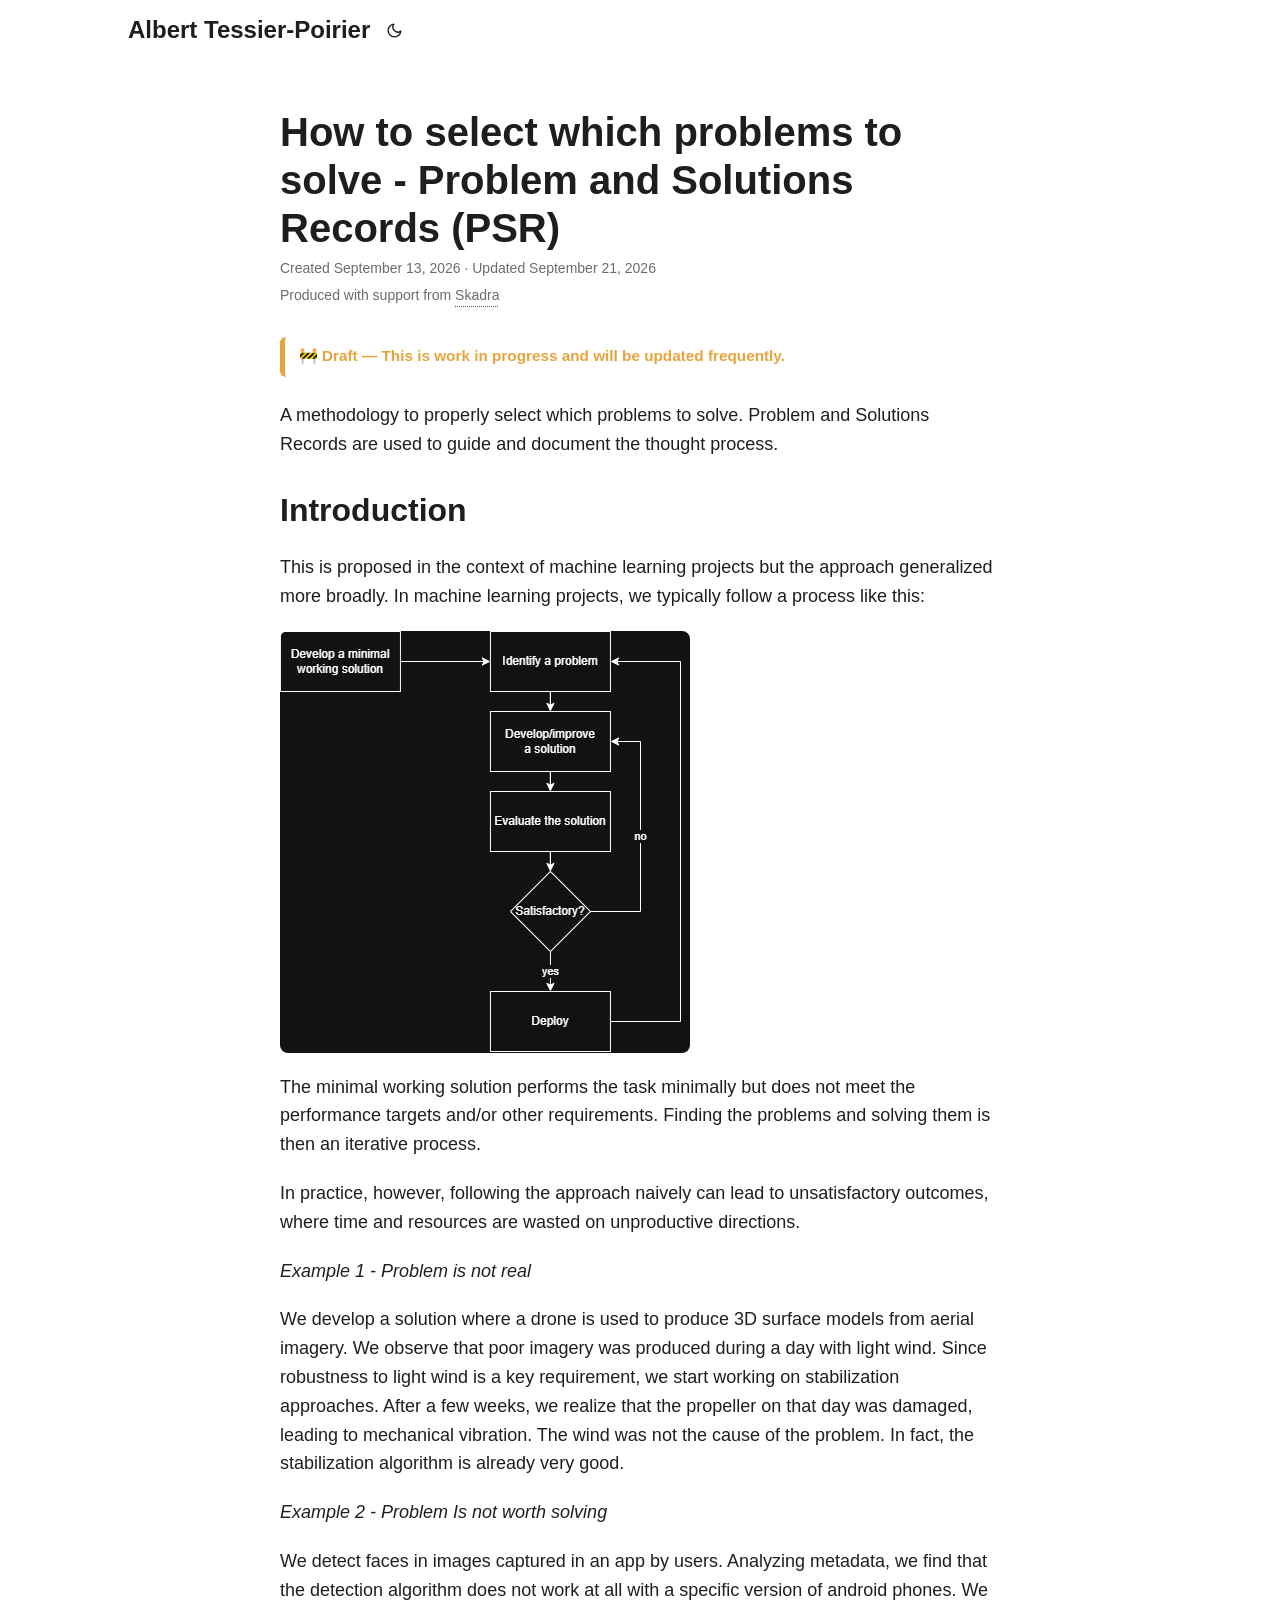
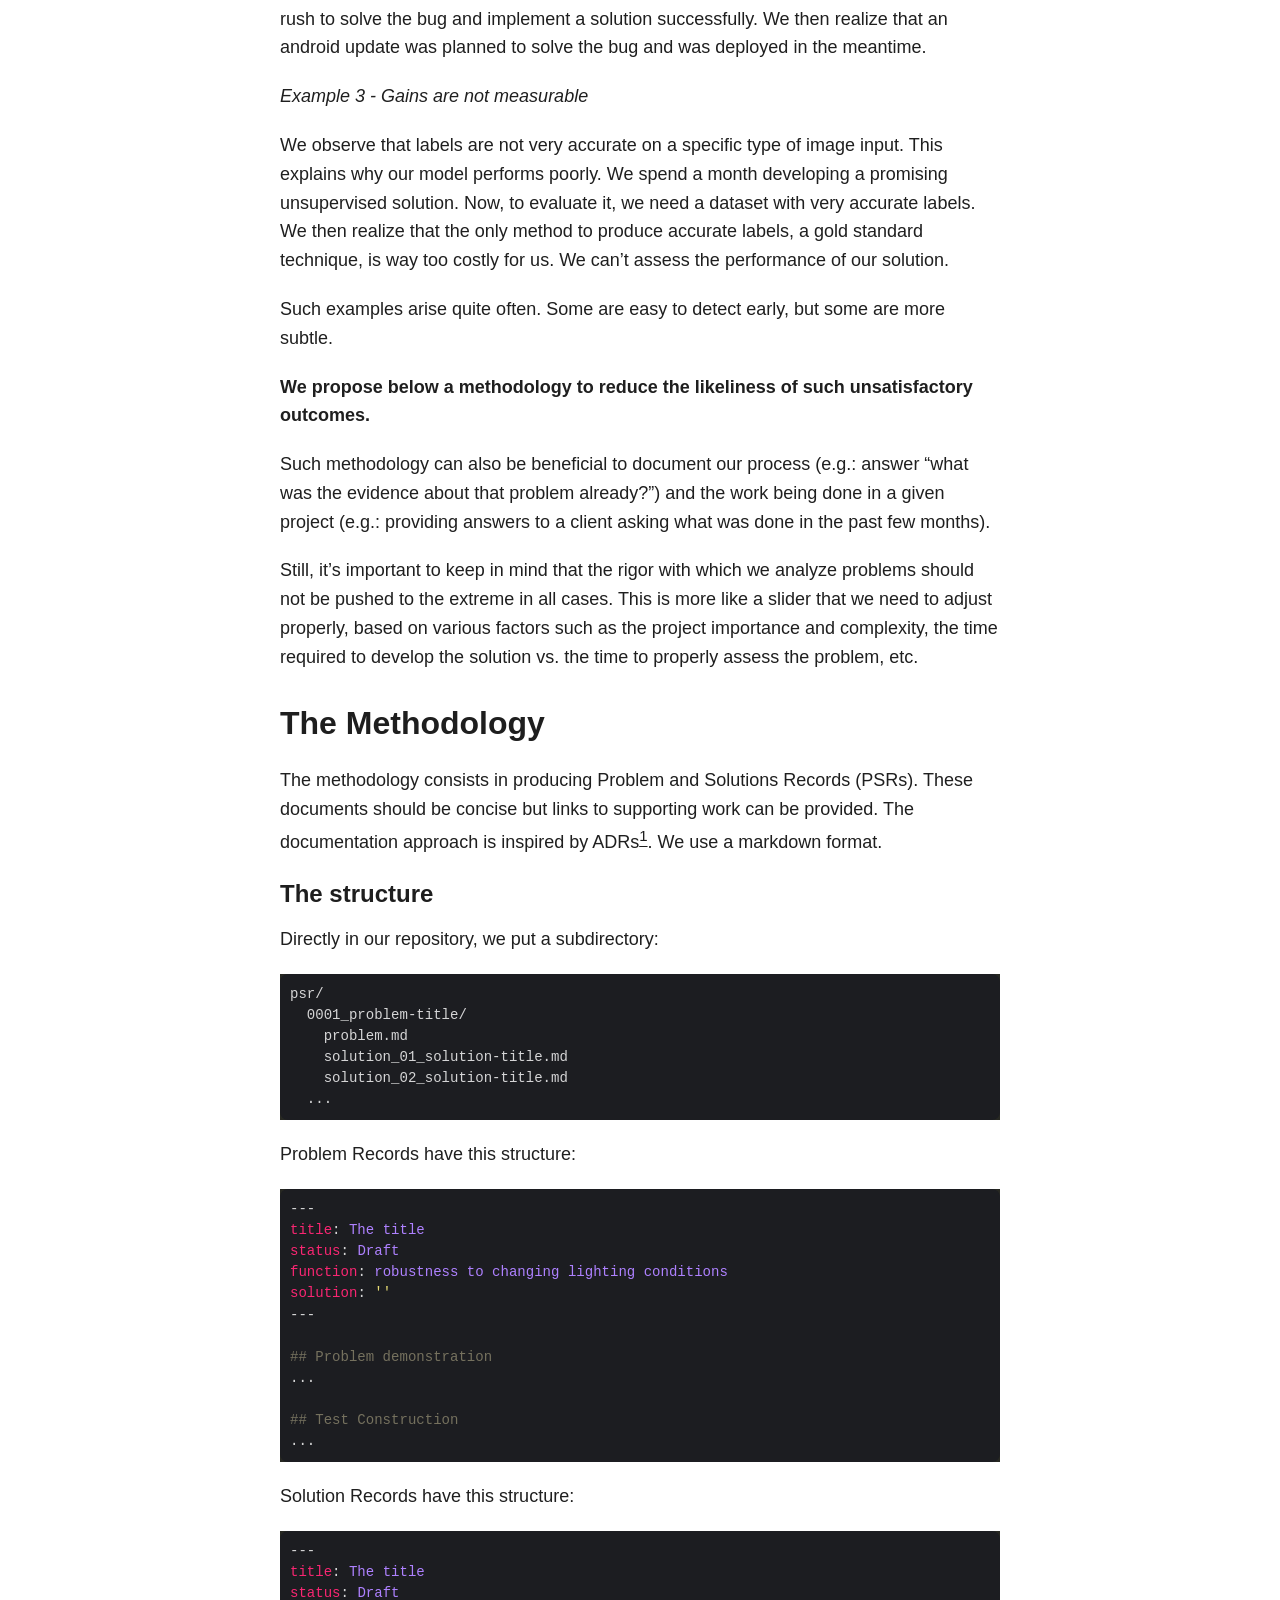
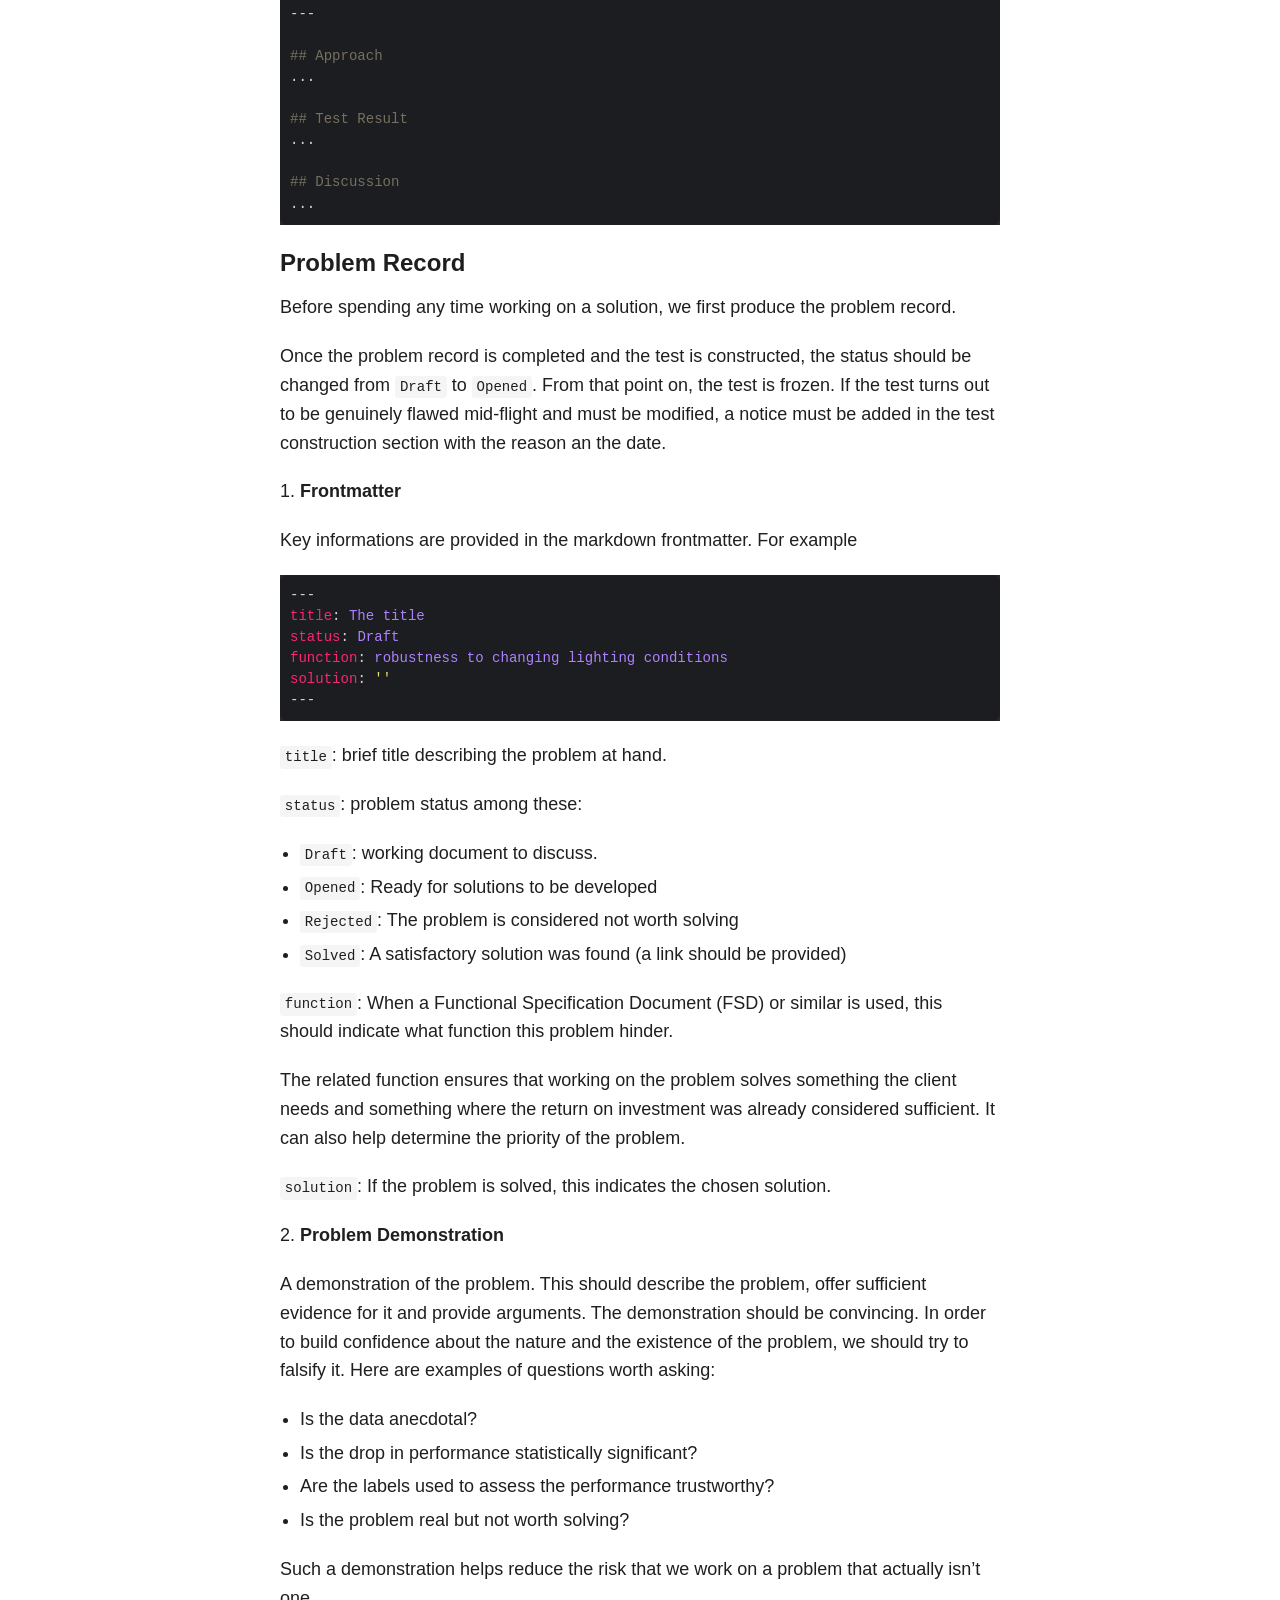
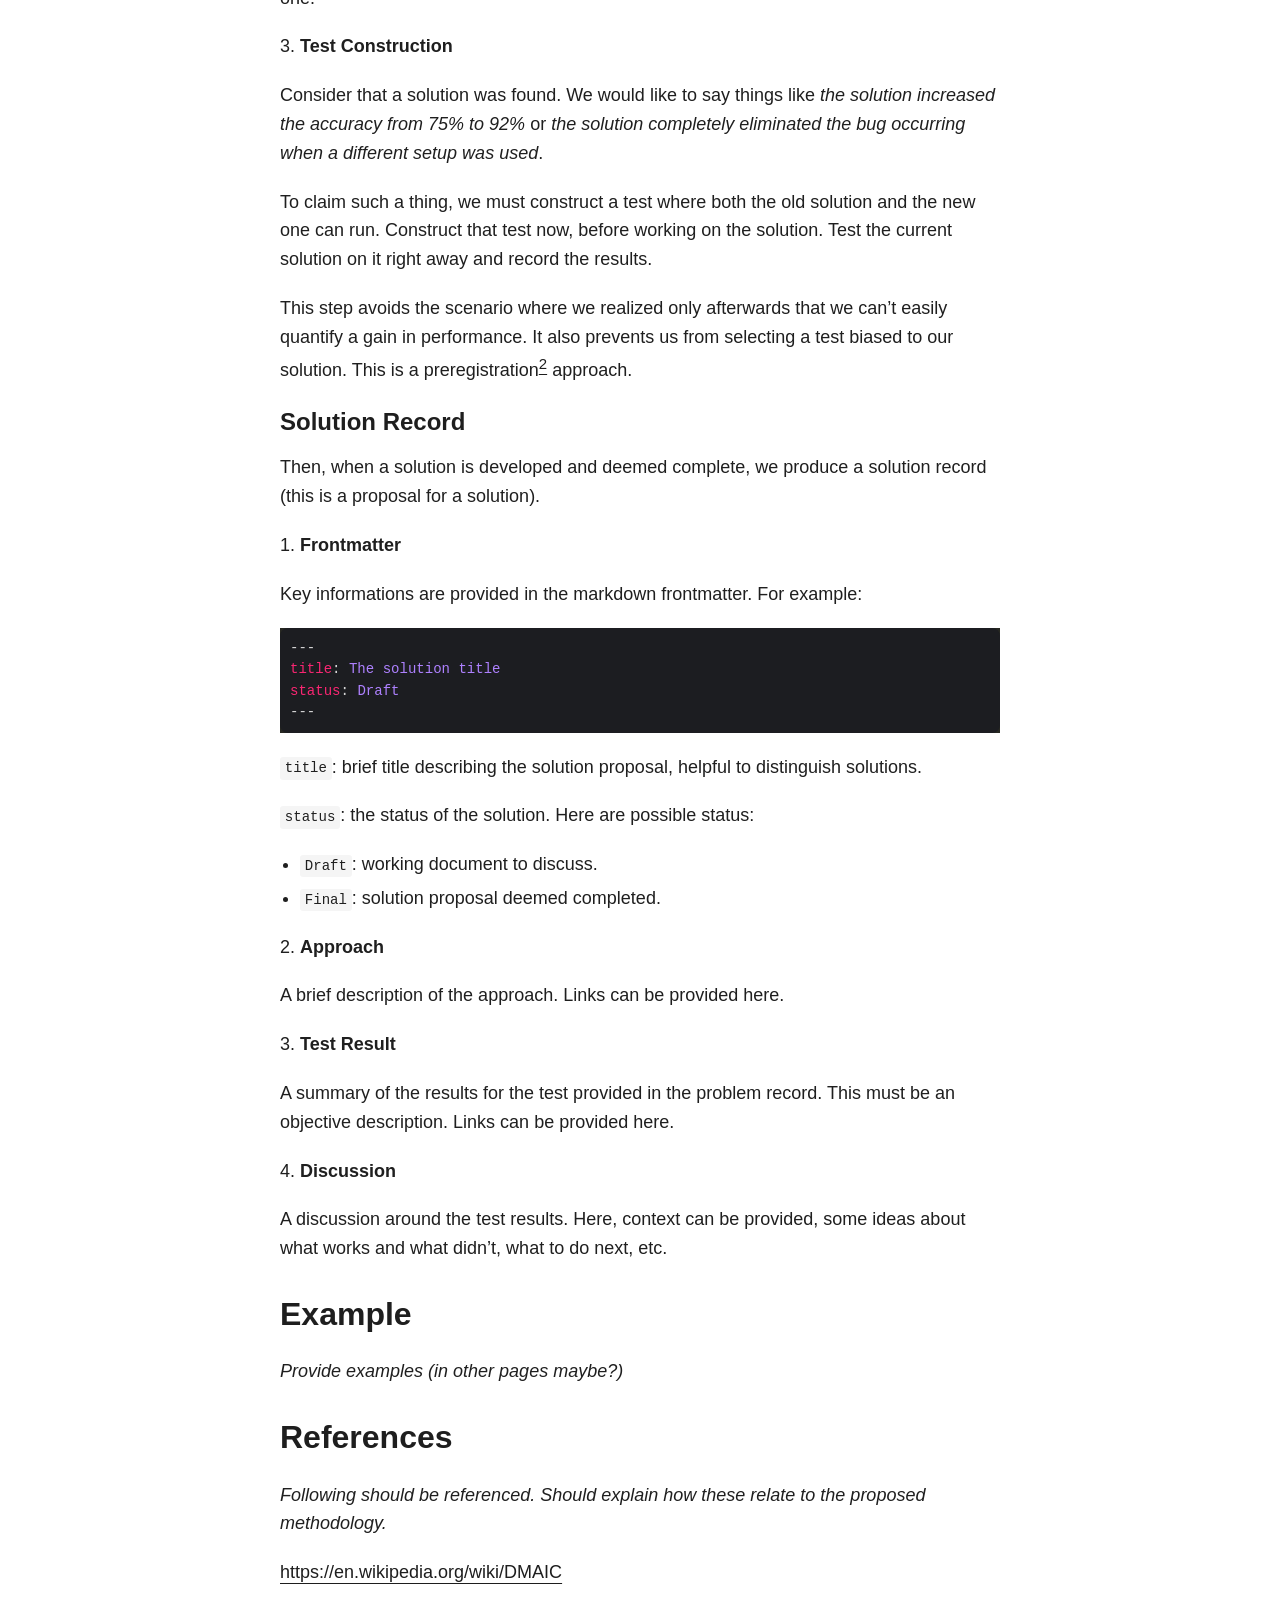
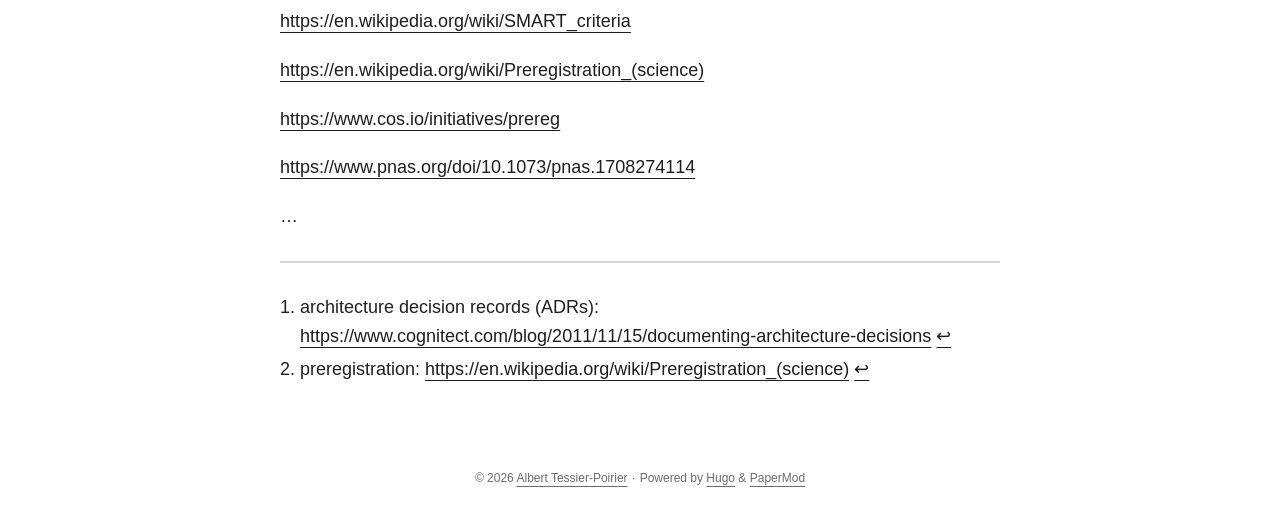
<file: posts/2026-09-13_psr/index.html>
<!DOCTYPE html>
<html lang="en" dir="auto" data-theme="auto">

<head><meta charset="utf-8">
<meta http-equiv="X-UA-Compatible" content="IE=edge">
<meta name="viewport" content="width=device-width, initial-scale=1, shrink-to-fit=no">
<meta name="robots" content="index, follow">
<title>How to select which problems to solve - Problem and Solutions Records (PSR) | Albert Tessier-Poirier</title>
<meta name="keywords" content="">
<meta name="description" content="A methodology to properly select which problems to solve. Problem and Solutions Records are used to guide and document the thought process.">
<meta name="author" content="">
<link rel="canonical" href="https://altepo.github.io/posts/2026-09-13_psr/">
<link crossorigin="anonymous" href="/assets/css/stylesheet.2f03a67edf7b72e723336e30cb703973b12e411fb84e8906e980726a3efdb3ef.css" integrity="sha256-LwOmft97cucjM24wy3A5c7EuQR&#43;4TokG6YByaj79s&#43;8=" rel="preload stylesheet" as="style">
<link rel="icon" href="https://altepo.github.io/favicon.ico">
<link rel="icon" type="image/png" sizes="16x16" href="https://altepo.github.io/favicon-16x16.png">
<link rel="icon" type="image/png" sizes="32x32" href="https://altepo.github.io/favicon-32x32.png">
<link rel="apple-touch-icon" href="https://altepo.github.io/apple-touch-icon.png">
<link rel="mask-icon" href="https://altepo.github.io/safari-pinned-tab.svg">
<meta name="theme-color" content="#2e2e33">
<meta name="msapplication-TileColor" content="#2e2e33">
<link rel="alternate" hreflang="en" href="https://altepo.github.io/posts/2026-09-13_psr/">
<noscript>
    <style>
        #theme-toggle,
        .top-link {
            display: none;
        }

    </style>
    <style>
        @media (prefers-color-scheme: dark) {
            :root {
                --theme: rgb(29, 30, 32);
                --entry: rgb(46, 46, 51);
                --primary: rgb(218, 218, 219);
                --secondary: rgb(155, 156, 157);
                --tertiary: rgb(65, 66, 68);
                --content: rgb(196, 196, 197);
                --code-block-bg: rgb(46, 46, 51);
                --code-bg: rgb(55, 56, 62);
                --border: rgb(51, 51, 51);
                color-scheme: dark;
            }

            .list {
                background: var(--theme);
            }

            .toc {
                background: var(--entry);
            }
        }

    </style>
</noscript>
<script>
    if (localStorage.getItem("pref-theme") === "dark") {
        document.querySelector("html").dataset.theme = 'dark';
    } else if (localStorage.getItem("pref-theme") === "light") {
       document.querySelector("html").dataset.theme = 'light';
    } else if (window.matchMedia('(prefers-color-scheme: dark)').matches) {
        document.querySelector("html").dataset.theme = 'dark';
    } else {
        document.querySelector("html").dataset.theme = 'light';
    }

</script><meta property="og:url" content="https://altepo.github.io/posts/2026-09-13_psr/">
  <meta property="og:site_name" content="Albert Tessier-Poirier">
  <meta property="og:title" content="How to select which problems to solve - Problem and Solutions Records (PSR)">
  <meta property="og:description" content="A methodology to properly select which problems to solve. Problem and Solutions Records are used to guide and document the thought process.">
  <meta property="og:locale" content="en_us">
  <meta property="og:type" content="article">
    <meta property="article:section" content="posts">
    <meta property="article:published_time" content="2026-09-13T15:06:54-04:00">
    <meta property="article:modified_time" content="2026-09-21T08:36:34-04:00">

  <meta name="twitter:card" content="summary">
  <meta name="twitter:title" content="How to select which problems to solve - Problem and Solutions Records (PSR)">
  <meta name="twitter:description" content="A methodology to properly select which problems to solve. Problem and Solutions Records are used to guide and document the thought process.">


<script type="application/ld+json">
{
  "@context": "https://schema.org",
  "@type": "BreadcrumbList",
  "itemListElement": [
    {
      "@type": "ListItem",
      "position":  1 ,
      "name": "Posts",
      "item": "https://altepo.github.io/posts/"
    }, 
    {
      "@type": "ListItem",
      "position":  2 ,
      "name": "How to select which problems to solve - Problem and Solutions Records (PSR)",
      "item": "https://altepo.github.io/posts/2026-09-13_psr/"
    }
  ]
}
</script>
<script type="application/ld+json">
{
  "@context": "https://schema.org",
  "@type": "BlogPosting",
  "headline": "How to select which problems to solve - Problem and Solutions Records (PSR)",
  "name": "How to select which problems to solve - Problem and Solutions Records (PSR)",
  "description": "A methodology to properly select which problems to solve. Problem and Solutions Records are used to guide and document the thought process.",
  "keywords": [
    
  ],
  "articleBody": " 🚧 Draft — This is work in progress and will be updated frequently. A methodology to properly select which problems to solve. Problem and Solutions Records are used to guide and document the thought process.\nIntroduction This is proposed in the context of machine learning projects but the approach generalized more broadly. In machine learning projects, we typically follow a process like this:\nThe minimal working solution performs the task minimally but does not meet the performance targets and/or other requirements. Finding the problems and solving them is then an iterative process.\nIn practice, however, following the approach naively can lead to unsatisfactory outcomes, where time and resources are wasted on unproductive directions.\nExample 1 - Problem is not real\nWe develop a solution where a drone is used to produce 3D surface models from aerial imagery. We observe that poor imagery was produced during a day with light wind. Since robustness to light wind is a key requirement, we start working on stabilization approaches. After a few weeks, we realize that the propeller on that day was damaged, leading to mechanical vibration. The wind was not the cause of the problem. In fact, the stabilization algorithm is already very good.\nExample 2 - Problem Is not worth solving\nWe detect faces in images captured in an app by users. Analyzing metadata, we find that the detection algorithm does not work at all with a specific version of android phones. We rush to solve the bug and implement a solution successfully. We then realize that an android update was planned to solve the bug and was deployed in the meantime.\nExample 3 - Gains are not measurable\nWe observe that labels are not very accurate on a specific type of image input. This explains why our model performs poorly. We spend a month developing a promising unsupervised solution. Now, to evaluate it, we need a dataset with very accurate labels. We then realize that the only method to produce accurate labels, a gold standard technique, is way too costly for us. We can’t assess the performance of our solution.\nSuch examples arise quite often. Some are easy to detect early, but some are more subtle.\nWe propose below a methodology to reduce the likeliness of such unsatisfactory outcomes.\nSuch methodology can also be beneficial to document our process (e.g.: answer “what was the evidence about that problem already?”) and the work being done in a given project (e.g.: providing answers to a client asking what was done in the past few months).\nStill, it’s important to keep in mind that the rigor with which we analyze problems should not be pushed to the extreme in all cases. This is more like a slider that we need to adjust properly, based on various factors such as the project importance and complexity, the time required to develop the solution vs. the time to properly assess the problem, etc.\nThe Methodology The methodology consists in producing Problem and Solutions Records (PSRs). These documents should be concise but links to supporting work can be provided. The documentation approach is inspired by ADRs1. We use a markdown format.\nThe structure Directly in our repository, we put a subdirectory:\npsr/ 0001_problem-title/ problem.md solution_01_solution-title.md solution_02_solution-title.md ... Problem Records have this structure:\n--- title: The title status: Draft function: robustness to changing lighting conditions solution: '' --- ## Problem demonstration ... ## Test Construction ... Solution Records have this structure:\n--- title: The title status: Draft --- ## Approach ... ## Test Result ... ## Discussion ... Problem Record Before spending any time working on a solution, we first produce the problem record.\nOnce the problem record is completed and the test is constructed, the status should be changed from Draft to Opened. From that point on, the test is frozen. If the test turns out to be genuinely flawed mid-flight and must be modified, a notice must be added in the test construction section with the reason an the date.\nFrontmatter Key informations are provided in the markdown frontmatter. For example\n--- title: The title status: Draft function: robustness to changing lighting conditions solution: '' --- title: brief title describing the problem at hand.\nstatus: problem status among these:\nDraft: working document to discuss. Opened: Ready for solutions to be developed Rejected: The problem is considered not worth solving Solved: A satisfactory solution was found (a link should be provided) function: When a Functional Specification Document (FSD) or similar is used, this should indicate what function this problem hinder.\nThe related function ensures that working on the problem solves something the client needs and something where the return on investment was already considered sufficient. It can also help determine the priority of the problem.\nsolution: If the problem is solved, this indicates the chosen solution.\nProblem Demonstration A demonstration of the problem. This should describe the problem, offer sufficient evidence for it and provide arguments. The demonstration should be convincing. In order to build confidence about the nature and the existence of the problem, we should try to falsify it. Here are examples of questions worth asking:\nIs the data anecdotal? Is the drop in performance statistically significant? Are the labels used to assess the performance trustworthy? Is the problem real but not worth solving? Such a demonstration helps reduce the risk that we work on a problem that actually isn’t one.\nTest Construction Consider that a solution was found. We would like to say things like the solution increased the accuracy from 75% to 92% or the solution completely eliminated the bug occurring when a different setup was used.\nTo claim such a thing, we must construct a test where both the old solution and the new one can run. Construct that test now, before working on the solution. Test the current solution on it right away and record the results.\nThis step avoids the scenario where we realized only afterwards that we can’t easily quantify a gain in performance. It also prevents us from selecting a test biased to our solution. This is a preregistration2 approach.\nSolution Record Then, when a solution is developed and deemed complete, we produce a solution record (this is a proposal for a solution).\nFrontmatter Key informations are provided in the markdown frontmatter. For example:\n--- title: The solution title status: Draft --- title: brief title describing the solution proposal, helpful to distinguish solutions.\nstatus: the status of the solution. Here are possible status:\nDraft: working document to discuss. Final: solution proposal deemed completed. Approach A brief description of the approach. Links can be provided here.\nTest Result A summary of the results for the test provided in the problem record. This must be an objective description. Links can be provided here.\nDiscussion A discussion around the test results. Here, context can be provided, some ideas about what works and what didn’t, what to do next, etc.\nExample Provide examples (in other pages maybe?)\nReferences Following should be referenced. Should explain how these relate to the proposed methodology.\nhttps://en.wikipedia.org/wiki/DMAIC\nhttps://en.wikipedia.org/wiki/SMART_criteria\nhttps://en.wikipedia.org/wiki/Preregistration_(science)\nhttps://www.cos.io/initiatives/prereg\nhttps://www.pnas.org/doi/10.1073/pnas.1708274114\n…\narchitecture decision records (ADRs): https://www.cognitect.com/blog/2011/11/15/documenting-architecture-decisions ↩︎\npreregistration: https://en.wikipedia.org/wiki/Preregistration_(science) ↩︎\n",
  "wordCount" : "1181",
  "inLanguage": "en",
  "datePublished": "2026-09-13T15:06:54-04:00",
  "dateModified": "2026-09-21T08:36:34-04:00",
  "mainEntityOfPage": {
    "@type": "WebPage",
    "@id": "https://altepo.github.io/posts/2026-09-13_psr/"
  },
  "publisher": {
    "@type": "Organization",
    "name": "Albert Tessier-Poirier",
    "logo": {
      "@type": "ImageObject",
      "url": "https://altepo.github.io/favicon.ico"
    }
  }
}
</script>
</head>
<body id="top">
    <header class="header">
    <nav class="header-nav">
        <div class="logo">
            <a href="https://altepo.github.io/" accesskey="h" title="Albert Tessier-Poirier (Alt + H)">Albert Tessier-Poirier</a>
            <div class="logo-switches">
                <button id="theme-toggle" class="theme-toggle" accesskey="t" title="(Alt + T)" aria-label="Toggle theme">
                    <svg class="moon" xmlns="http://www.w3.org/2000/svg" width="17" height="17" viewBox="0 0 24 24"
                        fill="none" stroke="currentColor" stroke-width="2" stroke-linecap="round"
                        stroke-linejoin="round">
                        <path d="M21 12.79A9 9 0 1 1 11.21 3 7 7 0 0 0 21 12.79z"></path>
                    </svg>
                    <svg class="sun" xmlns="http://www.w3.org/2000/svg" width="17" height="17" viewBox="0 0 24 24"
                        fill="none" stroke="currentColor" stroke-width="2" stroke-linecap="round"
                        stroke-linejoin="round">
                        <circle cx="12" cy="12" r="5"></circle>
                        <line x1="12" y1="1" x2="12" y2="3"></line>
                        <line x1="12" y1="21" x2="12" y2="23"></line>
                        <line x1="4.22" y1="4.22" x2="5.64" y2="5.64"></line>
                        <line x1="18.36" y1="18.36" x2="19.78" y2="19.78"></line>
                        <line x1="1" y1="12" x2="3" y2="12"></line>
                        <line x1="21" y1="12" x2="23" y2="12"></line>
                        <line x1="4.22" y1="19.78" x2="5.64" y2="18.36"></line>
                        <line x1="18.36" y1="5.64" x2="19.78" y2="4.22"></line>
                    </svg>
                </button>
            </div>
        </div>
        <ul id="menu" class="menu">
        </ul>
    </nav>
</header>
<main class="main">

<article class="post-single">
  <header class="post-header">
    
    <h1 class="post-title entry-hint-parent">
      How to select which problems to solve - Problem and Solutions Records (PSR)
    </h1>
    <div class="post-meta">

<span title='2026-09-13 15:06:54 -0400 EDT'>Created September 13, 2026</span>&nbsp;·&nbsp;<span title='2026-09-21 08:36:34 -0400 EDT'>Updated September 21, 2026</span>

</div>
    
<div class="post-note">Produced with support from <a href="https://skadra.com/">Skadra</a></div>
</header> 
  <div class="post-content md-content"><div class="status-banner">
  <span class="badge">🚧 Draft — This is work in progress and will be updated frequently.</span>
</div>
<!-- TLDR:  -->
<!-- https://gohugo.io/content-management/summaries/ -->
<p>A methodology to properly select which problems to solve. Problem and Solutions Records are used to guide and document the thought process.</p>
<h2 id="introduction">Introduction<a hidden class="anchor" aria-hidden="true" href="#introduction">#</a></h2>
<p>This is proposed in the context of machine learning projects but the approach generalized more broadly. In machine learning projects, we typically follow a process like this:</p>
<p><img loading="lazy" src="/posts/2026-09-13_psr/images/graphs_dark.png"></p>
<p>The minimal working solution performs the task minimally but does not meet the performance targets and/or other requirements. Finding the problems and solving them is then an iterative process.</p>
<p>In practice, however, following the approach naively can lead to unsatisfactory outcomes, where time and resources are wasted on unproductive directions.</p>
<p><em>Example 1 - Problem is not real</em></p>
<p>We develop a solution where a drone is used to produce 3D surface models from aerial imagery. We observe that poor imagery was produced during a day with light wind. Since robustness to light wind is a key requirement, we start working on stabilization approaches. After a few weeks, we realize that the propeller on that day was damaged, leading to mechanical vibration. The wind was not the cause of the problem. In fact, the stabilization algorithm is already very good.</p>
<p><em>Example 2 - Problem Is not worth solving</em></p>
<p>We detect faces in images captured in an app by users. Analyzing metadata, we find that the detection algorithm does not work at all with a specific version of android phones. We rush to solve the bug and implement a solution successfully. We then realize that an android update was planned to solve the bug and was deployed in the meantime.</p>
<!-- We then realize that only 0.01% of users are using that phone. -->
<p><em>Example 3 - Gains are not measurable</em></p>
<p>We observe that labels are not very accurate on a specific type of image input. This explains why our model performs poorly. We spend a month developing a promising unsupervised solution. Now, to evaluate it, we need a dataset with very accurate labels. We then realize that the only method to produce accurate labels, a gold standard technique, is way too costly for us. We can&rsquo;t assess the performance of our solution.</p>
<p>Such examples arise quite often. Some are easy to detect early, but some are more subtle.</p>
<p><strong>We propose below a methodology to reduce the likeliness of such unsatisfactory outcomes.</strong></p>
<p>Such methodology can also be beneficial to document our process (e.g.: answer &ldquo;what was the evidence about that problem already?&rdquo;) and the work being done in a given project (e.g.: providing answers to a client asking what was done in the past few months).</p>
<p>Still, it&rsquo;s important to keep in mind that the rigor with which we analyze problems should not be pushed to the extreme in all cases. This is more like a slider that we need to adjust properly, based on various factors such as the project importance and complexity, the time required to develop the solution vs. the time to properly assess the problem, etc.</p>
<h2 id="the-methodology">The Methodology<a hidden class="anchor" aria-hidden="true" href="#the-methodology">#</a></h2>
<p>The methodology consists in producing Problem and Solutions Records (PSRs).
These documents should be concise but links to supporting work can be provided.
The documentation approach is inspired by ADRs<sup id="fnref:1"><a href="#fn:1" class="footnote-ref" role="doc-noteref">1</a></sup>.
We use a markdown format.</p>
<h3 id="the-structure">The structure<a hidden class="anchor" aria-hidden="true" href="#the-structure">#</a></h3>
<p>Directly in our repository, we put a subdirectory:</p>
<div class="highlight"><pre tabindex="0" style="color:#f8f8f2;background-color:#272822;-moz-tab-size:4;-o-tab-size:4;tab-size:4;-webkit-text-size-adjust:none;"><code class="language-markdown" data-lang="markdown"><span style="display:flex;"><span>psr/
</span></span><span style="display:flex;"><span>  0001_problem-title/
</span></span><span style="display:flex;"><span>    problem.md
</span></span><span style="display:flex;"><span>    solution_01_solution-title.md
</span></span><span style="display:flex;"><span>    solution_02_solution-title.md
</span></span><span style="display:flex;"><span>  ...
</span></span></code></pre></div><p>Problem Records have this structure:</p>
<div class="highlight"><pre tabindex="0" style="color:#f8f8f2;background-color:#272822;-moz-tab-size:4;-o-tab-size:4;tab-size:4;-webkit-text-size-adjust:none;"><code class="language-markdown" data-lang="markdown"><span style="display:flex;"><span>---
</span></span><span style="display:flex;"><span><span style="color:#f92672">title</span>: <span style="color:#ae81ff">The title</span>
</span></span><span style="display:flex;"><span><span style="color:#f92672">status</span>: <span style="color:#ae81ff">Draft</span>
</span></span><span style="display:flex;"><span><span style="color:#f92672">function</span>: <span style="color:#ae81ff">robustness to changing lighting conditions</span>
</span></span><span style="display:flex;"><span><span style="color:#f92672">solution</span>: <span style="color:#e6db74">&#39;&#39;</span>
</span></span><span style="display:flex;"><span>---
</span></span><span style="display:flex;"><span>
</span></span><span style="display:flex;"><span><span style="color:#75715e">## Problem demonstration
</span></span></span><span style="display:flex;"><span>...
</span></span><span style="display:flex;"><span>
</span></span><span style="display:flex;"><span><span style="color:#75715e">## Test Construction
</span></span></span><span style="display:flex;"><span>...
</span></span></code></pre></div><p>Solution Records have this structure:</p>
<div class="highlight"><pre tabindex="0" style="color:#f8f8f2;background-color:#272822;-moz-tab-size:4;-o-tab-size:4;tab-size:4;-webkit-text-size-adjust:none;"><code class="language-markdown" data-lang="markdown"><span style="display:flex;"><span>---
</span></span><span style="display:flex;"><span><span style="color:#f92672">title</span>: <span style="color:#ae81ff">The title</span>
</span></span><span style="display:flex;"><span><span style="color:#f92672">status</span>: <span style="color:#ae81ff">Draft</span>
</span></span><span style="display:flex;"><span>---
</span></span><span style="display:flex;"><span>
</span></span><span style="display:flex;"><span><span style="color:#75715e">## Approach
</span></span></span><span style="display:flex;"><span>...
</span></span><span style="display:flex;"><span>
</span></span><span style="display:flex;"><span><span style="color:#75715e">## Test Result
</span></span></span><span style="display:flex;"><span>...
</span></span><span style="display:flex;"><span>
</span></span><span style="display:flex;"><span><span style="color:#75715e">## Discussion
</span></span></span><span style="display:flex;"><span>...
</span></span></code></pre></div><h3 id="problem-record">Problem Record<a hidden class="anchor" aria-hidden="true" href="#problem-record">#</a></h3>
<p>Before spending any time working on a solution, we first produce the problem record.</p>
<p>Once the problem record is completed and the test is constructed, the status should be changed from <code>Draft</code> to <code>Opened</code>. From that point on, the test is frozen. If the test turns out to be genuinely flawed mid-flight and must be modified, a notice must be added in the test construction section with the reason an the date.</p>
<ol>
<li><strong>Frontmatter</strong></li>
</ol>
<p>Key informations are provided in the markdown frontmatter. For example</p>
<div class="highlight"><pre tabindex="0" style="color:#f8f8f2;background-color:#272822;-moz-tab-size:4;-o-tab-size:4;tab-size:4;-webkit-text-size-adjust:none;"><code class="language-markdown" data-lang="markdown"><span style="display:flex;"><span>---
</span></span><span style="display:flex;"><span><span style="color:#f92672">title</span>: <span style="color:#ae81ff">The title</span>
</span></span><span style="display:flex;"><span><span style="color:#f92672">status</span>: <span style="color:#ae81ff">Draft</span>
</span></span><span style="display:flex;"><span><span style="color:#f92672">function</span>: <span style="color:#ae81ff">robustness to changing lighting conditions</span>
</span></span><span style="display:flex;"><span><span style="color:#f92672">solution</span>: <span style="color:#e6db74">&#39;&#39;</span>
</span></span><span style="display:flex;"><span>---
</span></span></code></pre></div><p><code>title</code>: brief title describing the problem at hand.</p>
<p><code>status</code>: problem status among these:</p>
<ul>
<li><code>Draft</code>: working document to discuss.</li>
<li><code>Opened</code>: Ready for solutions to be developed</li>
<li><code>Rejected</code>: The problem is considered not worth solving</li>
<li><code>Solved</code>: A satisfactory solution was found (a link should be provided)</li>
</ul>
<p><code>function</code>: When a Functional Specification Document (FSD) or similar is used, this should indicate what function this problem hinder.</p>
<p>The related function ensures that working on the problem solves something the client needs and something where the return on investment was already considered sufficient. It can also help determine the priority of the problem.</p>
<p><code>solution</code>: If the problem is solved, this indicates the chosen solution.</p>
<ol start="2">
<li><strong>Problem Demonstration</strong></li>
</ol>
<p>A demonstration of the problem. This should describe the problem, offer sufficient evidence for it and provide arguments. The demonstration should be convincing. In order to build confidence about the nature and the existence of the problem, we should try to falsify it. Here are examples of questions worth asking:</p>
<ul>
<li>Is the data anecdotal?</li>
<li>Is the drop in performance statistically significant?</li>
<li>Are the labels used to assess the performance trustworthy?</li>
<li>Is the problem real but not worth solving?</li>
</ul>
<!-- https://en.wikipedia.org/wiki/Scientific_theory -->
<!-- https://en.wikipedia.org/wiki/Statistical_hypothesis_test -->
<p>Such a demonstration helps reduce the risk that we work on a problem that actually isn&rsquo;t one.</p>
<ol start="3">
<li><strong>Test Construction</strong></li>
</ol>
<p>Consider that a solution was found. We would like to say things like <em>the solution increased the accuracy from 75% to 92%</em> or <em>the solution completely eliminated the bug occurring when a different setup was used</em>.</p>
<p>To claim such a thing, we must construct a test where both the old solution and the new one can run. Construct that test now, before working on the solution. Test the current solution on it right away and record the results.</p>
<p>This step avoids the scenario where we realized only afterwards that we can&rsquo;t easily quantify a gain in performance. It also prevents us from selecting a test biased to our solution. This is a preregistration<sup id="fnref:2"><a href="#fn:2" class="footnote-ref" role="doc-noteref">2</a></sup> approach.</p>
<h3 id="solution-record">Solution Record<a hidden class="anchor" aria-hidden="true" href="#solution-record">#</a></h3>
<p>Then, when a solution is developed and deemed complete, we produce a solution record (this is a proposal for a solution).</p>
<ol>
<li><strong>Frontmatter</strong></li>
</ol>
<p>Key informations are provided in the markdown frontmatter. For example:</p>
<div class="highlight"><pre tabindex="0" style="color:#f8f8f2;background-color:#272822;-moz-tab-size:4;-o-tab-size:4;tab-size:4;-webkit-text-size-adjust:none;"><code class="language-markdown" data-lang="markdown"><span style="display:flex;"><span>---
</span></span><span style="display:flex;"><span><span style="color:#f92672">title</span>: <span style="color:#ae81ff">The solution title</span>
</span></span><span style="display:flex;"><span><span style="color:#f92672">status</span>: <span style="color:#ae81ff">Draft</span>
</span></span><span style="display:flex;"><span>---
</span></span></code></pre></div><p><code>title</code>: brief title describing the solution proposal, helpful to distinguish solutions.</p>
<p><code>status</code>: the status of the solution. Here are possible status:</p>
<ul>
<li><code>Draft</code>: working document to discuss.</li>
<li><code>Final</code>: solution proposal deemed completed.</li>
</ul>
<ol start="2">
<li><strong>Approach</strong></li>
</ol>
<p>A brief description of the approach. Links can be provided here.</p>
<ol start="3">
<li><strong>Test Result</strong></li>
</ol>
<p>A summary of the results for the test provided in the problem record. This must be an objective description. Links can be provided here.</p>
<ol start="4">
<li><strong>Discussion</strong></li>
</ol>
<p>A discussion around the test results. Here, context can be provided, some ideas about what works and what didn&rsquo;t, what to do next, etc.</p>
<h2 id="example">Example<a hidden class="anchor" aria-hidden="true" href="#example">#</a></h2>
<p><em>Provide examples (in other pages maybe?)</em></p>
<!-- ```markdown
---
title: Model misses bad apples that are smaller than usual
status: Opened
function: robustness to varying apple sizes
solution: ''
---

## Problem Demonstration
A dataset was constructed with 500 apples. 

...


## Test Construction

``` -->
<h2 id="references">References<a hidden class="anchor" aria-hidden="true" href="#references">#</a></h2>
<!-- Refer to other approach, show similarity and contrast -->
<p><em>Following should be referenced. Should explain how these relate to the proposed methodology.</em></p>
<p><a href="https://en.wikipedia.org/wiki/DMAIC">https://en.wikipedia.org/wiki/DMAIC</a></p>
<p><a href="https://en.wikipedia.org/wiki/SMART_criteria">https://en.wikipedia.org/wiki/SMART_criteria</a></p>
<p><a href="https://en.wikipedia.org/wiki/Preregistration_(science)">https://en.wikipedia.org/wiki/Preregistration_(science)</a></p>
<p><a href="https://www.cos.io/initiatives/prereg">https://www.cos.io/initiatives/prereg</a></p>
<p><a href="https://www.pnas.org/doi/10.1073/pnas.1708274114">https://www.pnas.org/doi/10.1073/pnas.1708274114</a></p>
<p>&hellip;</p>
<div class="footnotes" role="doc-endnotes">
<hr>
<ol>
<li id="fn:1">
<p>architecture decision records (ADRs): <a href="https://www.cognitect.com/blog/2011/11/15/documenting-architecture-decisions">https://www.cognitect.com/blog/2011/11/15/documenting-architecture-decisions</a>&#160;<a href="#fnref:1" class="footnote-backref" role="doc-backlink">&#x21a9;&#xfe0e;</a></p>
</li>
<li id="fn:2">
<p>preregistration: <a href="https://en.wikipedia.org/wiki/Preregistration_(science)">https://en.wikipedia.org/wiki/Preregistration_(science)</a>&#160;<a href="#fnref:2" class="footnote-backref" role="doc-backlink">&#x21a9;&#xfe0e;</a></p>
</li>
</ol>
</div>


  </div>

  <footer class="post-footer">
    <ul class="post-tags">
    </ul>
  </footer>
</article>
    </main>
    
<footer class="footer">
        <span>&copy; 2026 <a href="https://altepo.github.io/">Albert Tessier-Poirier</a></span> · 

    
    
    <span>
        Powered by
        <a href="https://gohugo.io/?utm_source=papermod" rel="noopener" target="_blank">Hugo</a> &
        <a href="https://github.com/adityatelange/hugo-PaperMod/" rel="noopener" target="_blank">PaperMod</a>
    </span>
</footer>
<a href="#top" id="top-link" class="top-link hidden" aria-label="go to top" title="Go to Top (Alt + G)" accesskey="g">
    <svg xmlns="http://www.w3.org/2000/svg" viewBox="0 0 24 24" fill="none" stroke="currentColor" stroke-width="2"
        stroke-linecap="round" stroke-linejoin="round" class="feather feather-chevrons-up">
        <polyline points="17 11 12 6 7 11"></polyline>
        <polyline points="17 18 12 13 7 18"></polyline>
    </svg>
</a>


<script>
    let menu = document.getElementById('menu');
    if (menu) {
        
        const scrollPosition = localStorage.getItem("menu-scroll-position");
        if (scrollPosition) {
            menu.scrollLeft = parseInt(scrollPosition, 10);
        }
        
        menu.onscroll = function () {
            localStorage.setItem("menu-scroll-position", menu.scrollLeft);
        }
    }

    document.querySelectorAll('a[href^="#"]').forEach(anchor => {
        anchor.addEventListener("click", function (e) {
            e.preventDefault();
            var id = this.getAttribute("href").substr(1);
            if (!window.matchMedia('(prefers-reduced-motion: reduce)').matches) {
                document.querySelector(`[id='${decodeURIComponent(id)}']`).scrollIntoView({
                    behavior: "smooth"
                });
            } else {
                document.querySelector(`[id='${decodeURIComponent(id)}']`).scrollIntoView();
            }
            if (id === "top") {
                history.replaceState(null, null, " ");
            } else {
                history.pushState(null, null, `#${id}`);
            }
        });
    });

</script>
<script>
    var toplink = document.getElementById("top-link");
    window.onscroll = function () {
        const scrollThreshold = window.innerHeight;
        if (document.body.scrollTop > scrollThreshold || document.documentElement.scrollTop > scrollThreshold) {
            toplink.classList.remove("hidden");
        } else {
            toplink.classList.add("hidden");
        }
    };

</script>
<script>
    document.getElementById("theme-toggle").addEventListener("click", () => {
        const html = document.querySelector("html");
        if (html.dataset.theme === "dark") {
            html.dataset.theme = 'light';
            localStorage.setItem("pref-theme", 'light');
        } else {
            html.dataset.theme = 'dark';
            localStorage.setItem("pref-theme", 'dark');
        }
    })

</script>
</body>

</html>
</file>
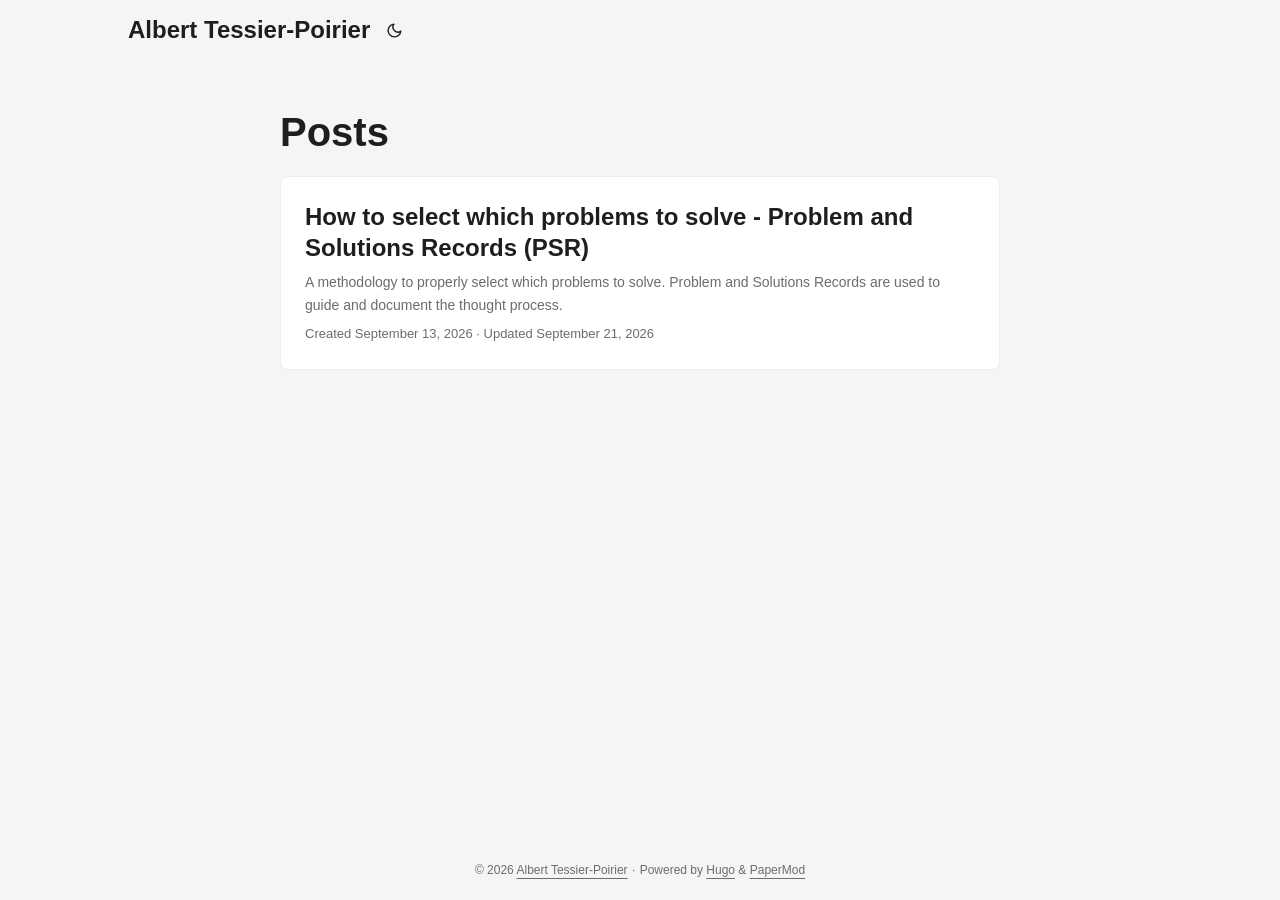
<file: posts/page/1/index.html>
<!DOCTYPE html>
<html lang="en-us">
	<head>
		<title>https://altepo.github.io/posts/</title>
		<link rel="canonical" href="https://altepo.github.io/posts/">
		<meta charset="utf-8">
		<meta http-equiv="refresh" content="0; url=https://altepo.github.io/posts/">
	</head>
</html>
</file>
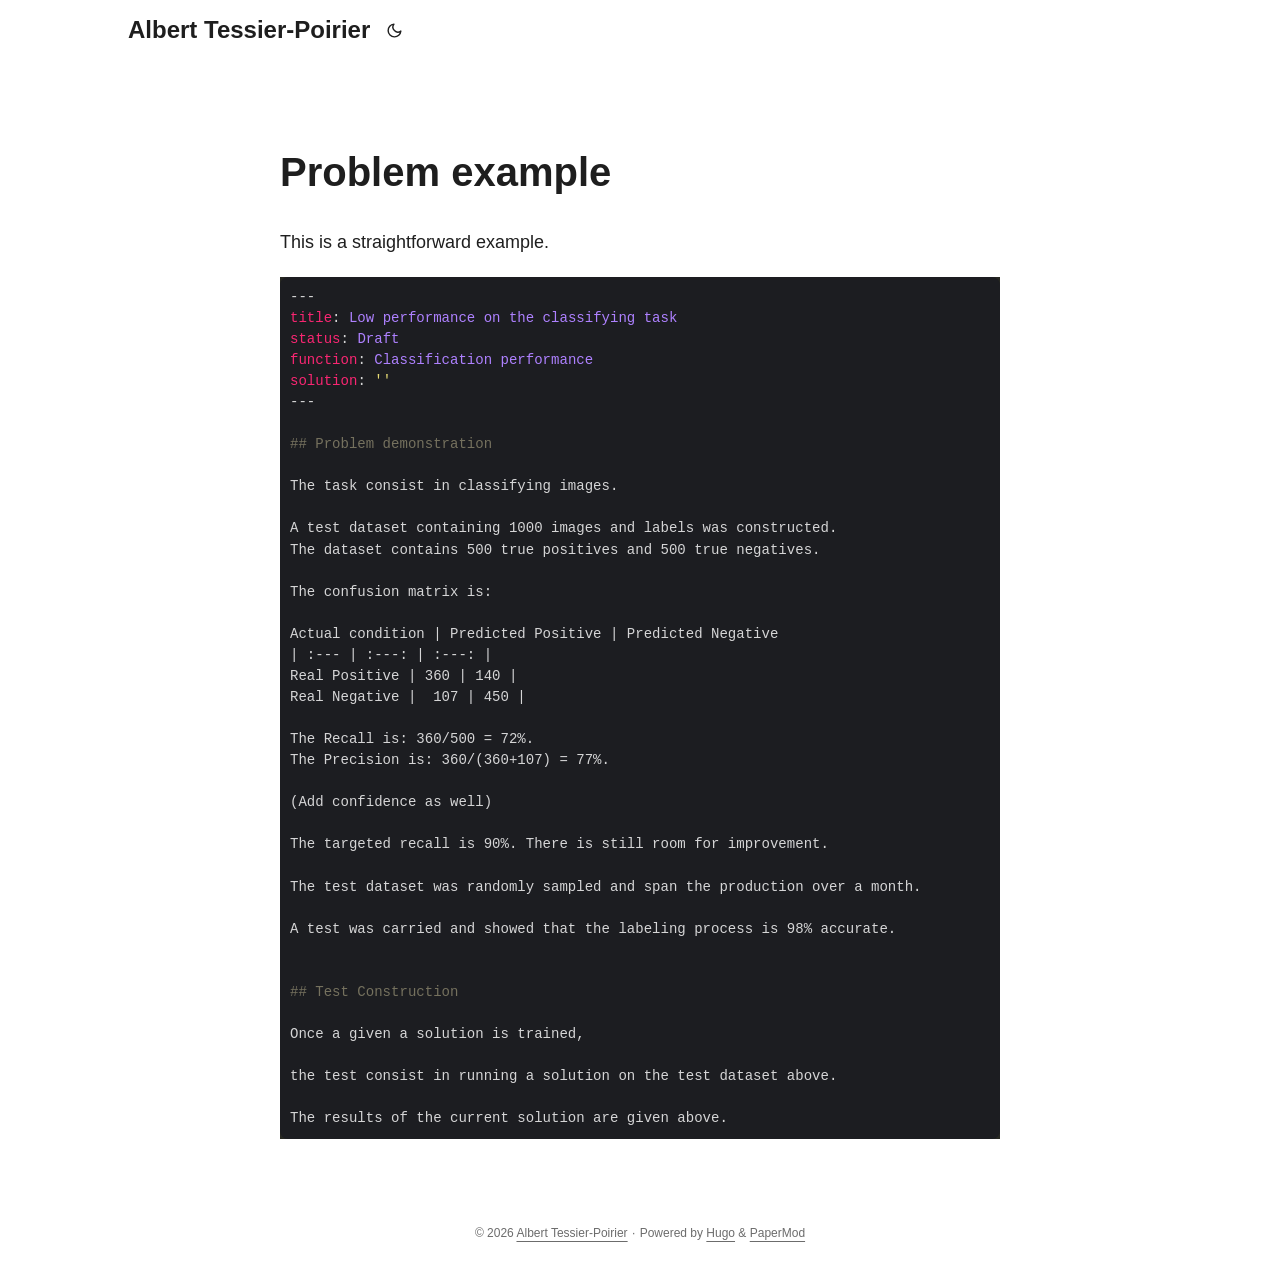
<file: supplemental_informations/2026-09-13_improvements_methodology/001_problem/index.html>
<!DOCTYPE html>
<html lang="en" dir="auto" data-theme="auto">

<head><meta charset="utf-8">
<meta http-equiv="X-UA-Compatible" content="IE=edge">
<meta name="viewport" content="width=device-width, initial-scale=1, shrink-to-fit=no">
<meta name="robots" content="index, follow">
<title>Albert Tessier-Poirier</title>
<meta name="keywords" content="">
<meta name="description" content="Problem example
This is a straightforward example.
---
title: Low performance on the classifying task
status: Draft
function: Classification performance
solution: &#39;&#39;
---

## Problem demonstration

The task consist in classifying images. 

A test dataset containing 1000 images and labels was constructed.
The dataset contains 500 true positives and 500 true negatives.

The confusion matrix is:

Actual condition | Predicted Positive | Predicted Negative
| :--- | :---: | :---: |
Real Positive | 360 | 140 |  
Real Negative |  107 | 450 |

The Recall is: 360/500 = 72%.
The Precision is: 360/(360&#43;107) = 77%.

(Add confidence as well)

The targeted recall is 90%. There is still room for improvement.

The test dataset was randomly sampled and span the production over a month.

A test was carried and showed that the labeling process is 98% accurate.


## Test Construction

Once a given a solution is trained,

the test consist in running a solution on the test dataset above.

The results of the current solution are given above.
">
<meta name="author" content="">
<link rel="canonical" href="https://altepo.github.io/supplemental_informations/2026-09-13_improvements_methodology/001_problem/">
<link crossorigin="anonymous" href="/assets/css/stylesheet.2f03a67edf7b72e723336e30cb703973b12e411fb84e8906e980726a3efdb3ef.css" integrity="sha256-LwOmft97cucjM24wy3A5c7EuQR&#43;4TokG6YByaj79s&#43;8=" rel="preload stylesheet" as="style">
<link rel="icon" href="https://altepo.github.io/favicon.ico">
<link rel="icon" type="image/png" sizes="16x16" href="https://altepo.github.io/favicon-16x16.png">
<link rel="icon" type="image/png" sizes="32x32" href="https://altepo.github.io/favicon-32x32.png">
<link rel="apple-touch-icon" href="https://altepo.github.io/apple-touch-icon.png">
<link rel="mask-icon" href="https://altepo.github.io/safari-pinned-tab.svg">
<meta name="theme-color" content="#2e2e33">
<meta name="msapplication-TileColor" content="#2e2e33">
<link rel="alternate" hreflang="en" href="https://altepo.github.io/supplemental_informations/2026-09-13_improvements_methodology/001_problem/">
<noscript>
    <style>
        #theme-toggle,
        .top-link {
            display: none;
        }

    </style>
    <style>
        @media (prefers-color-scheme: dark) {
            :root {
                --theme: rgb(29, 30, 32);
                --entry: rgb(46, 46, 51);
                --primary: rgb(218, 218, 219);
                --secondary: rgb(155, 156, 157);
                --tertiary: rgb(65, 66, 68);
                --content: rgb(196, 196, 197);
                --code-block-bg: rgb(46, 46, 51);
                --code-bg: rgb(55, 56, 62);
                --border: rgb(51, 51, 51);
                color-scheme: dark;
            }

            .list {
                background: var(--theme);
            }

            .toc {
                background: var(--entry);
            }
        }

    </style>
</noscript>
<script>
    if (localStorage.getItem("pref-theme") === "dark") {
        document.querySelector("html").dataset.theme = 'dark';
    } else if (localStorage.getItem("pref-theme") === "light") {
       document.querySelector("html").dataset.theme = 'light';
    } else if (window.matchMedia('(prefers-color-scheme: dark)').matches) {
        document.querySelector("html").dataset.theme = 'dark';
    } else {
        document.querySelector("html").dataset.theme = 'light';
    }

</script><meta property="og:url" content="https://altepo.github.io/supplemental_informations/2026-09-13_improvements_methodology/001_problem/">
  <meta property="og:site_name" content="Albert Tessier-Poirier">
  <meta property="og:title" content="Albert Tessier-Poirier">
  <meta property="og:description" content="Problem example This is a straightforward example.
--- title: Low performance on the classifying task status: Draft function: Classification performance solution: &#39;&#39; --- ## Problem demonstration The task consist in classifying images. A test dataset containing 1000 images and labels was constructed. The dataset contains 500 true positives and 500 true negatives. The confusion matrix is: Actual condition | Predicted Positive | Predicted Negative | :--- | :---: | :---: | Real Positive | 360 | 140 | Real Negative | 107 | 450 | The Recall is: 360/500 = 72%. The Precision is: 360/(360&#43;107) = 77%. (Add confidence as well) The targeted recall is 90%. There is still room for improvement. The test dataset was randomly sampled and span the production over a month. A test was carried and showed that the labeling process is 98% accurate. ## Test Construction Once a given a solution is trained, the test consist in running a solution on the test dataset above. The results of the current solution are given above.">
  <meta property="og:locale" content="en_us">
  <meta property="og:type" content="article">
    <meta property="article:section" content="supplemental_informations">
    <meta property="article:modified_time" content="2026-09-20T11:09:39-04:00">

  <meta name="twitter:card" content="summary">
  <meta name="twitter:title" content="Albert Tessier-Poirier">
  <meta name="twitter:description" content="Problem example This is a straightforward example.
--- title: Low performance on the classifying task status: Draft function: Classification performance solution: &#39;&#39; --- ## Problem demonstration The task consist in classifying images. A test dataset containing 1000 images and labels was constructed. The dataset contains 500 true positives and 500 true negatives. The confusion matrix is: Actual condition | Predicted Positive | Predicted Negative | :--- | :---: | :---: | Real Positive | 360 | 140 | Real Negative | 107 | 450 | The Recall is: 360/500 = 72%. The Precision is: 360/(360&#43;107) = 77%. (Add confidence as well) The targeted recall is 90%. There is still room for improvement. The test dataset was randomly sampled and span the production over a month. A test was carried and showed that the labeling process is 98% accurate. ## Test Construction Once a given a solution is trained, the test consist in running a solution on the test dataset above. The results of the current solution are given above.">


<script type="application/ld+json">
{
  "@context": "https://schema.org",
  "@type": "BreadcrumbList",
  "itemListElement": [
    {
      "@type": "ListItem",
      "position":  1 ,
      "name": "Supplemental_informations",
      "item": "https://altepo.github.io/supplemental_informations/"
    }, 
    {
      "@type": "ListItem",
      "position":  2 ,
      "name": "",
      "item": "https://altepo.github.io/supplemental_informations/2026-09-13_improvements_methodology/001_problem/"
    }
  ]
}
</script>
<script type="application/ld+json">
{
  "@context": "https://schema.org",
  "@type": "BlogPosting",
  "headline": "",
  "name": "",
  "description": "Problem example This is a straightforward example.\n--- title: Low performance on the classifying task status: Draft function: Classification performance solution: \u0026#39;\u0026#39; --- ## Problem demonstration The task consist in classifying images. A test dataset containing 1000 images and labels was constructed. The dataset contains 500 true positives and 500 true negatives. The confusion matrix is: Actual condition | Predicted Positive | Predicted Negative | :--- | :---: | :---: | Real Positive | 360 | 140 | Real Negative | 107 | 450 | The Recall is: 360/500 = 72%. The Precision is: 360/(360+107) = 77%. (Add confidence as well) The targeted recall is 90%. There is still room for improvement. The test dataset was randomly sampled and span the production over a month. A test was carried and showed that the labeling process is 98% accurate. ## Test Construction Once a given a solution is trained, the test consist in running a solution on the test dataset above. The results of the current solution are given above. ",
  "keywords": [
    
  ],
  "articleBody": "Problem example This is a straightforward example.\n--- title: Low performance on the classifying task status: Draft function: Classification performance solution: '' --- ## Problem demonstration The task consist in classifying images. A test dataset containing 1000 images and labels was constructed. The dataset contains 500 true positives and 500 true negatives. The confusion matrix is: Actual condition | Predicted Positive | Predicted Negative | :--- | :---: | :---: | Real Positive | 360 | 140 | Real Negative | 107 | 450 | The Recall is: 360/500 = 72%. The Precision is: 360/(360+107) = 77%. (Add confidence as well) The targeted recall is 90%. There is still room for improvement. The test dataset was randomly sampled and span the production over a month. A test was carried and showed that the labeling process is 98% accurate. ## Test Construction Once a given a solution is trained, the test consist in running a solution on the test dataset above. The results of the current solution are given above. ",
  "wordCount" : "169",
  "inLanguage": "en",
  "datePublished": "0001-01-01T00:00:00Z",
  "dateModified": "2026-09-20T11:09:39-04:00",
  "mainEntityOfPage": {
    "@type": "WebPage",
    "@id": "https://altepo.github.io/supplemental_informations/2026-09-13_improvements_methodology/001_problem/"
  },
  "publisher": {
    "@type": "Organization",
    "name": "Albert Tessier-Poirier",
    "logo": {
      "@type": "ImageObject",
      "url": "https://altepo.github.io/favicon.ico"
    }
  }
}
</script>
</head>
<body id="top">
    <header class="header">
    <nav class="header-nav">
        <div class="logo">
            <a href="https://altepo.github.io/" accesskey="h" title="Albert Tessier-Poirier (Alt + H)">Albert Tessier-Poirier</a>
            <div class="logo-switches">
                <button id="theme-toggle" class="theme-toggle" accesskey="t" title="(Alt + T)" aria-label="Toggle theme">
                    <svg class="moon" xmlns="http://www.w3.org/2000/svg" width="17" height="17" viewBox="0 0 24 24"
                        fill="none" stroke="currentColor" stroke-width="2" stroke-linecap="round"
                        stroke-linejoin="round">
                        <path d="M21 12.79A9 9 0 1 1 11.21 3 7 7 0 0 0 21 12.79z"></path>
                    </svg>
                    <svg class="sun" xmlns="http://www.w3.org/2000/svg" width="17" height="17" viewBox="0 0 24 24"
                        fill="none" stroke="currentColor" stroke-width="2" stroke-linecap="round"
                        stroke-linejoin="round">
                        <circle cx="12" cy="12" r="5"></circle>
                        <line x1="12" y1="1" x2="12" y2="3"></line>
                        <line x1="12" y1="21" x2="12" y2="23"></line>
                        <line x1="4.22" y1="4.22" x2="5.64" y2="5.64"></line>
                        <line x1="18.36" y1="18.36" x2="19.78" y2="19.78"></line>
                        <line x1="1" y1="12" x2="3" y2="12"></line>
                        <line x1="21" y1="12" x2="23" y2="12"></line>
                        <line x1="4.22" y1="19.78" x2="5.64" y2="18.36"></line>
                        <line x1="18.36" y1="5.64" x2="19.78" y2="4.22"></line>
                    </svg>
                </button>
            </div>
        </div>
        <ul id="menu" class="menu">
        </ul>
    </nav>
</header>
<main class="main">

<article class="post-single">
  <header class="post-header">
    
    <h1 class="post-title entry-hint-parent">
      
    </h1>
    <div class="post-meta">



</div>
  </header> 
  <div class="post-content md-content"><h1 id="problem-example">Problem example<a hidden class="anchor" aria-hidden="true" href="#problem-example">#</a></h1>
<p>This is a straightforward example.</p>
<div class="highlight"><pre tabindex="0" style="color:#f8f8f2;background-color:#272822;-moz-tab-size:4;-o-tab-size:4;tab-size:4;-webkit-text-size-adjust:none;"><code class="language-markdown" data-lang="markdown"><span style="display:flex;"><span>---
</span></span><span style="display:flex;"><span><span style="color:#f92672">title</span>: <span style="color:#ae81ff">Low performance on the classifying task</span>
</span></span><span style="display:flex;"><span><span style="color:#f92672">status</span>: <span style="color:#ae81ff">Draft</span>
</span></span><span style="display:flex;"><span><span style="color:#f92672">function</span>: <span style="color:#ae81ff">Classification performance</span>
</span></span><span style="display:flex;"><span><span style="color:#f92672">solution</span>: <span style="color:#e6db74">&#39;&#39;</span>
</span></span><span style="display:flex;"><span>---
</span></span><span style="display:flex;"><span>
</span></span><span style="display:flex;"><span><span style="color:#75715e">## Problem demonstration
</span></span></span><span style="display:flex;"><span>
</span></span><span style="display:flex;"><span>The task consist in classifying images. 
</span></span><span style="display:flex;"><span>
</span></span><span style="display:flex;"><span>A test dataset containing 1000 images and labels was constructed.
</span></span><span style="display:flex;"><span>The dataset contains 500 true positives and 500 true negatives.
</span></span><span style="display:flex;"><span>
</span></span><span style="display:flex;"><span>The confusion matrix is:
</span></span><span style="display:flex;"><span>
</span></span><span style="display:flex;"><span>Actual condition | Predicted Positive | Predicted Negative
</span></span><span style="display:flex;"><span>| :--- | :---: | :---: |
</span></span><span style="display:flex;"><span>Real Positive | 360 | 140 |  
</span></span><span style="display:flex;"><span>Real Negative |  107 | 450 |
</span></span><span style="display:flex;"><span>
</span></span><span style="display:flex;"><span>The Recall is: 360/500 = 72%.
</span></span><span style="display:flex;"><span>The Precision is: 360/(360+107) = 77%.
</span></span><span style="display:flex;"><span>
</span></span><span style="display:flex;"><span>(Add confidence as well)
</span></span><span style="display:flex;"><span>
</span></span><span style="display:flex;"><span>The targeted recall is 90%. There is still room for improvement.
</span></span><span style="display:flex;"><span>
</span></span><span style="display:flex;"><span>The test dataset was randomly sampled and span the production over a month.
</span></span><span style="display:flex;"><span>
</span></span><span style="display:flex;"><span>A test was carried and showed that the labeling process is 98% accurate.
</span></span><span style="display:flex;"><span>
</span></span><span style="display:flex;"><span>
</span></span><span style="display:flex;"><span><span style="color:#75715e">## Test Construction
</span></span></span><span style="display:flex;"><span>
</span></span><span style="display:flex;"><span>Once a given a solution is trained,
</span></span><span style="display:flex;"><span>
</span></span><span style="display:flex;"><span>the test consist in running a solution on the test dataset above.
</span></span><span style="display:flex;"><span>
</span></span><span style="display:flex;"><span>The results of the current solution are given above.
</span></span></code></pre></div>

  </div>

  <footer class="post-footer">
    <ul class="post-tags">
    </ul>
  </footer>
</article>
    </main>
    
<footer class="footer">
        <span>&copy; 2026 <a href="https://altepo.github.io/">Albert Tessier-Poirier</a></span> · 

    
    
    <span>
        Powered by
        <a href="https://gohugo.io/?utm_source=papermod" rel="noopener" target="_blank">Hugo</a> &
        <a href="https://github.com/adityatelange/hugo-PaperMod/" rel="noopener" target="_blank">PaperMod</a>
    </span>
</footer>
<a href="#top" id="top-link" class="top-link hidden" aria-label="go to top" title="Go to Top (Alt + G)" accesskey="g">
    <svg xmlns="http://www.w3.org/2000/svg" viewBox="0 0 24 24" fill="none" stroke="currentColor" stroke-width="2"
        stroke-linecap="round" stroke-linejoin="round" class="feather feather-chevrons-up">
        <polyline points="17 11 12 6 7 11"></polyline>
        <polyline points="17 18 12 13 7 18"></polyline>
    </svg>
</a>


<script>
    let menu = document.getElementById('menu');
    if (menu) {
        
        const scrollPosition = localStorage.getItem("menu-scroll-position");
        if (scrollPosition) {
            menu.scrollLeft = parseInt(scrollPosition, 10);
        }
        
        menu.onscroll = function () {
            localStorage.setItem("menu-scroll-position", menu.scrollLeft);
        }
    }

    document.querySelectorAll('a[href^="#"]').forEach(anchor => {
        anchor.addEventListener("click", function (e) {
            e.preventDefault();
            var id = this.getAttribute("href").substr(1);
            if (!window.matchMedia('(prefers-reduced-motion: reduce)').matches) {
                document.querySelector(`[id='${decodeURIComponent(id)}']`).scrollIntoView({
                    behavior: "smooth"
                });
            } else {
                document.querySelector(`[id='${decodeURIComponent(id)}']`).scrollIntoView();
            }
            if (id === "top") {
                history.replaceState(null, null, " ");
            } else {
                history.pushState(null, null, `#${id}`);
            }
        });
    });

</script>
<script>
    var toplink = document.getElementById("top-link");
    window.onscroll = function () {
        const scrollThreshold = window.innerHeight;
        if (document.body.scrollTop > scrollThreshold || document.documentElement.scrollTop > scrollThreshold) {
            toplink.classList.remove("hidden");
        } else {
            toplink.classList.add("hidden");
        }
    };

</script>
<script>
    document.getElementById("theme-toggle").addEventListener("click", () => {
        const html = document.querySelector("html");
        if (html.dataset.theme === "dark") {
            html.dataset.theme = 'light';
            localStorage.setItem("pref-theme", 'light');
        } else {
            html.dataset.theme = 'dark';
            localStorage.setItem("pref-theme", 'dark');
        }
    })

</script>
</body>

</html>
</file>
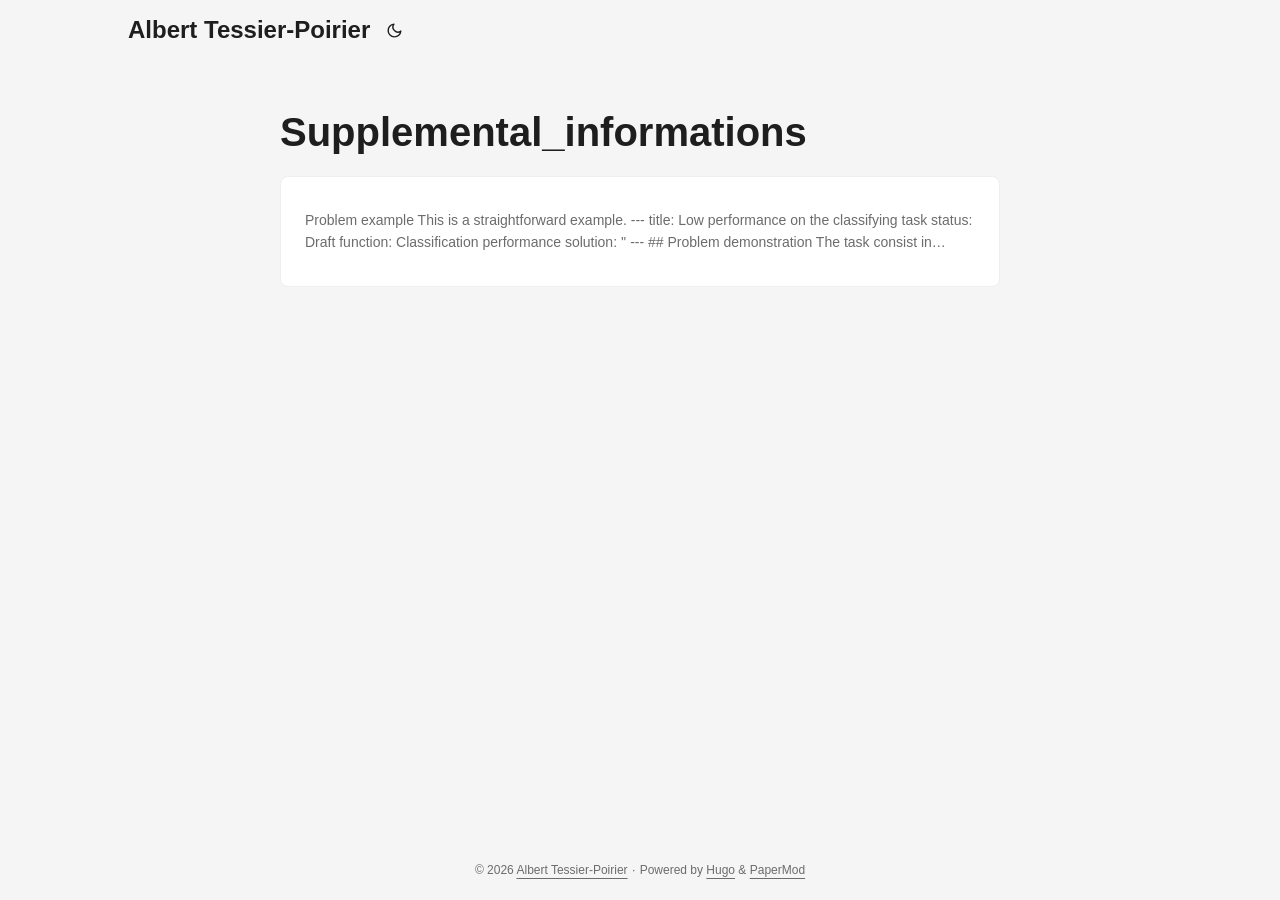
<file: supplemental_informations/page/1/index.html>
<!DOCTYPE html>
<html lang="en-us">
	<head>
		<title>https://altepo.github.io/supplemental_informations/</title>
		<link rel="canonical" href="https://altepo.github.io/supplemental_informations/">
		<meta charset="utf-8">
		<meta http-equiv="refresh" content="0; url=https://altepo.github.io/supplemental_informations/">
	</head>
</html>
</file>
<file: assets/css/stylesheet.2f03a67edf7b72e723336e30cb703973b12e411fb84e8906e980726a3efdb3ef.css>
/*
  PaperMod v8+
  License: MIT https://github.com/adityatelange/hugo-PaperMod/blob/master/LICENSE
  Copyright (c) 2020 nanxiaobei and adityatelange
  Copyright (c) 2021-2026 adityatelange
*/
:root{--gap:24px;--content-gap:20px;--nav-width:1024px;--main-width:720px;--header-height:60px;--footer-height:60px;--radius:8px;--theme:rgb(255, 255, 255);--entry:rgb(255, 255, 255);--primary:rgb(30, 30, 30);--secondary:rgb(108, 108, 108);--tertiary:rgb(214, 214, 214);--content:rgb(31, 31, 31);--code-block-bg:rgb(28, 29, 33);--code-bg:rgb(245, 245, 245);--border:rgb(238, 238, 238);color-scheme:light}:root[data-theme=dark]{--theme:rgb(29, 30, 32);--entry:rgb(46, 46, 51);--primary:rgb(218, 218, 219);--secondary:rgb(155, 156, 157);--tertiary:rgb(65, 66, 68);--content:rgb(196, 196, 197);--code-block-bg:rgb(46, 46, 51);--code-bg:rgb(55, 56, 62);--border:rgb(51, 51, 51);color-scheme:dark}.list{background:var(--code-bg)}[data-theme=dark] .list{background:var(--theme)}*,::after,::before{box-sizing:border-box}html{-webkit-tap-highlight-color:transparent;overflow-y:scroll;-webkit-text-size-adjust:100%;text-size-adjust:100%}a,button,body,h1,h2,h3,h4,h5,h6{color:var(--primary)}body{font-family:-apple-system,BlinkMacSystemFont,segoe ui,Roboto,Oxygen,Ubuntu,Cantarell,open sans,helvetica neue,sans-serif;font-size:18px;line-height:1.6;word-break:break-word;background:var(--theme)}article,aside,figcaption,figure,footer,header,hgroup,main,nav,section,table{display:block}h1,h2,h3,h4,h5,h6{line-height:1.2}h1,h2,h3,h4,h5,h6,p{margin-top:0;margin-bottom:0}ul{padding:0}a{text-decoration:none}body,figure,ul{margin:0}table{width:100%;border-collapse:collapse;border-spacing:0;overflow-x:auto;word-break:keep-all}button,input,textarea{padding:0;font:inherit;background:0 0;border:0}input,textarea{outline:0}button,input[type=button],input[type=submit]{cursor:pointer}input:-webkit-autofill,textarea:-webkit-autofill{box-shadow:0 0 0 50px var(--theme)inset}img{display:block;max-width:100%}.not-found{position:absolute;left:0;right:0;display:flex;align-items:center;justify-content:center;height:80%;font-size:160px;font-weight:700}.archive-posts{width:100%;font-size:16px}.archive-year{margin-top:40px}.archive-year:not(:last-of-type){border-bottom:2px solid var(--border)}.archive-month{display:flex;align-items:flex-start;padding:10px 0}.archive-month-header{margin:25px 0;width:200px}.archive-month:not(:last-of-type){border-bottom:1px solid var(--border)}.archive-entry{position:relative;padding:5px;margin:10px 0}.archive-entry-title{margin:5px 0;font-weight:400}.archive-count,.archive-meta{color:var(--secondary);font-size:14px}.footer,.top-link{font-size:12px;color:var(--secondary)}.footer{max-width:calc(var(--main-width) + var(--gap) * 2);margin:auto;padding:calc((var(--footer-height) - var(--gap))/2)var(--gap);text-align:center;line-height:24px}.footer span{margin-inline-start:1px;margin-inline-end:1px}.footer span:last-child{white-space:nowrap}.footer a{color:inherit;text-underline-offset:.25rem;text-decoration:underline}.top-link{position:fixed;bottom:4rem;right:2rem;z-index:99;background:var(--tertiary);width:2.5rem;height:2.5rem;padding:10px;border-radius:64px;transition:visibility .3s,opacity .3s cubic-bezier(.4,0,1,1)}.hidden{visibility:hidden;opacity:0}.top-link,.top-link svg{filter:drop-shadow(0 0 0 var(--theme))}.footer a:hover,.top-link:hover{color:var(--primary)}.header-nav{display:flex;flex-wrap:wrap;justify-content:space-between;max-width:calc(var(--nav-width) + var(--gap) * 2);margin:auto;line-height:var(--header-height);padding:0 var(--gap);column-gap:var(--gap)}.header-nav a{display:block}.logo,.menu{display:flex}.logo{align-items:center;column-gap:.55rem;flex-wrap:wrap}.logo a{font-size:24px;font-weight:700;display:flex;align-items:center;column-gap:.55rem}.logo a img,.logo a svg{pointer-events:none;border-radius:6px}.theme-toggle{padding:0 .4rem}[data-theme=dark] .moon{display:none}[data-theme=light] .sun{display:none}.logo-switches{display:inline-flex;gap:.4rem;align-items:inherit;min-height:stretch;flex-wrap:inherit}.logo-switches>*{min-height:inherit;align-items:center;display:inline-flex}.nav-sep{color:var(--secondary)}.lang-menu *{display:inherit;min-height:inherit;align-items:inherit}.lang-menu a{font-size:1rem;font-weight:500;padding:0 .4rem;display:inline-flex}.menu{list-style:none;word-break:keep-all;overflow-x:auto;white-space:nowrap;column-gap:var(--gap)}.menu a{font-size:16px}.menu .active{font-weight:500;text-decoration:underline;text-underline-offset:.3rem;text-decoration-thickness:2px}.main{position:relative;min-height:calc(100vh - var(--header-height) - var(--footer-height));max-width:calc(var(--main-width) + var(--gap) * 2);margin:auto;padding:var(--gap)}.page-header h1{font-size:40px}.pagination{display:flex}.pagination a{color:var(--theme);font-size:13px;line-height:36px;background:var(--primary);border-radius:calc(36px/2);padding:0 16px}.pagination .next{margin-inline-start:auto}.social-icons a{display:inline-flex;padding:10px}.social-icons a svg{height:26px;width:26px}code{direction:ltr}div.highlight,pre{position:relative}.copy-code{display:none;position:absolute;top:4px;right:4px;color:rgba(255,255,255,.8);background:rgba(78,78,78,.8);border-radius:var(--radius);padding:0 5px;font-size:14px;user-select:none}div.highlight:hover .copy-code,pre:hover .copy-code{display:block}.md-content h3,.md-content h4,.md-content h5,.md-content h6{margin:24px 0 16px}.md-content h1{margin:40px auto 32px;font-size:40px}.md-content h2{margin:32px auto 24px;font-size:32px}.md-content h3{font-size:24px}.md-content h4{font-size:16px}.md-content h5{font-size:14px}.md-content h6{font-size:12px}.md-content a:not(.anchor){text-underline-offset:.3rem;text-decoration:underline}.md-content del{text-decoration:line-through}.md-content dl:not(:last-child),.md-content ol:not(:last-child),.md-content p:not(:last-child),.md-content figure:not(:last-child),.md-content ul:not(:last-child){margin-bottom:var(--content-gap)}.md-content ol,.md-content ul{padding-inline-start:1.25rem}.md-content li{margin-top:.3rem}.md-content li p{margin-bottom:0}.md-content dl{display:flex;flex-wrap:wrap;margin:0}.md-content dt{width:25%;font-weight:700}.md-content dd{width:75%;margin-inline-start:0;padding-inline-start:10px}.md-content dd~dd,.md-content dt~dt{margin-top:10px}.md-content table{margin-bottom:var(--content-gap)}.md-content table th,.md-content table:not(.highlighttable,.highlight table,.gist .highlight) td{min-width:80px;padding:6px 13px;line-height:1.5;border:1px solid var(--border)}.md-content table th{text-align:start}.md-content table:not(.highlighttable) td code:only-child{margin:auto 0}.md-content .highlight table{border-radius:var(--radius)}.md-content .highlight:not(table){margin-bottom:var(--content-gap);background:var(--code-block-bg)!important;border-radius:var(--radius);direction:ltr}.md-content li>.highlight{margin-inline-end:0}.md-content ul pre{margin-inline-start:calc(var(--gap) * -2)}.md-content .highlight pre{margin:0}.md-content .highlighttable{table-layout:fixed}.md-content .highlighttable td:first-child{width:40px}.md-content .highlighttable td .linenodiv{padding-inline-end:0!important}.md-content .highlighttable td .highlight,.md-content .highlighttable td .linenodiv pre{margin-bottom:0}.post-content code{padding:.2rem .3rem;font-size:.78em;line-height:1.5;background:var(--code-bg);border-radius:.2rem}.md-content pre code{display:grid;margin:auto 0;padding:10px;color:#d5d5d6;background:var(--code-block-bg)!important;border-radius:var(--radius);overflow-x:auto;word-break:break-all}.md-content blockquote{margin:1rem 0;padding-inline-start:1rem;border-inline-start:.3rem solid var(--content)}.md-content hr{margin:30px 0;height:2px;background:var(--tertiary);border:0}.md-content iframe{max-width:100%}.md-content img{border-radius:var(--radius);margin:1rem 0}.md-content img[src*="#center"]{margin:1rem auto}.md-content figure.align-center{text-align:center}.md-content figure>figcaption{color:var(--primary);font-size:16px;font-weight:700;margin:8px 0 16px}.md-content figure>figcaption>p{color:var(--secondary);font-size:14px;font-weight:400}.md-content h1:hover .anchor,.md-content h2:hover .anchor,.md-content h3:hover .anchor,.md-content h4:hover .anchor,.md-content h5:hover .anchor,.md-content h6:hover .anchor{display:inline-flex;color:var(--secondary);margin-inline-start:.5em;font-weight:500;user-select:none}.anchor:hover{color:var(--content)!important}.md-content img.in-text{display:inline;margin:auto}mark{border-radius:2px;padding:0 2px}audio{display:block;width:100%;border:1px solid var(--border);border-radius:var(--radius);overflow:hidden;height:2.5rem;margin-bottom:var(--content-gap)}audio::-webkit-media-controls-enclosure{border-radius:0}video{border:1px solid var(--code-bg);border-radius:var(--radius);max-width:100%}.first-entry{position:relative;display:flex;flex-direction:column;justify-content:center;min-height:320px;margin:var(--gap)0 calc(var(--gap) * 2)}.first-entry .entry-header{overflow:hidden;display:-webkit-box;-webkit-box-orient:vertical;-webkit-line-clamp:3}.first-entry .entry-header h1{font-size:34px;line-height:1.3}.first-entry .entry-header h2{font-size:40px}.first-entry .entry-content{margin:14px 0;font-size:16px;-webkit-line-clamp:3}.first-entry .entry-footer{font-size:14px}.home-info .entry-content{--content-gap:0.5rem;-webkit-line-clamp:unset;margin:0}.home-info .social-icons a:first-of-type{padding-inline-start:0}.post-entry{position:relative;margin-bottom:var(--gap);padding:var(--gap);background:var(--entry);border-radius:var(--radius);transition:transform .25s ease;border:1px solid var(--border)}.post-entry:hover,.post-entry:focus-within{transform:translateY(-2px);border-color:var(--tertiary)}.tag-entry .entry-cover{display:none}.entry-header h2{font-size:24px;line-height:1.3}.entry-content{margin:8px 0;color:var(--secondary);font-size:14px;line-height:1.6;overflow:hidden;display:-webkit-box;-webkit-box-orient:vertical;-webkit-line-clamp:2}.home-info .entry-content p{margin-block-start:1em;margin-block-end:1em}.entry-footer{color:var(--secondary);font-size:13px}.entry-link{position:absolute;left:0;right:0;top:0;bottom:0;border-radius:var(--radius)}.entry-hint{color:var(--secondary)}.entry-hint-parent{display:flex;justify-content:space-between}.entry-cover{font-size:14px;margin-bottom:var(--gap);text-align:center;display:flex;flex-direction:column;gap:.5rem}.entry-cover img{border-radius:var(--radius);width:100%;height:auto}.entry-cover a{text-underline-offset:.3rem;text-decoration:underline}.page-header,.post-header{margin:24px auto var(--content-gap)}.post-title{font-size:40px}.post-description{margin-top:10px}.post-meta{margin-top:5px}.post-meta,.breadcrumbs{color:var(--secondary);font-size:14px}.breadcrumbs{display:flex;flex-wrap:wrap;align-items:center;gap:.2rem}.breadcrumbs a{font-size:16px}.breadcrumbs svg{height:1em}.i18n_list{display:inline-flex}.post-meta .i18n_list li{list-style:none;margin:auto 3px}.post-meta a,.toc a:hover{text-underline-offset:.3rem;text-decoration:underline}.post-meta a{color:var(--secondary);text-decoration-style:dotted}details.toc{margin-bottom:var(--content-gap);background:var(--code-bg);border-radius:var(--radius);border:1px solid var(--border)}[data-theme=dark] details.toc{background:var(--entry)}details.toc summary{padding:.3rem 1.2rem;border-radius:var(--radius)}details summary{cursor:pointer;display:list-item;width:100%;margin-inline-start:0;user-select:none}details .title{display:inline;font-weight:500;margin-inline-start:.2rem}details{interpolate-size:allow-keywords}details::details-content{height:0;opacity:0;overflow:clip;transition:height 150ms ease,opacity 150ms ease,content-visibility 150ms allow-discrete}details[open]::details-content{height:auto;opacity:1}details .inner{margin:0 2.4rem;padding-bottom:.6rem}details li ul{margin-inline-start:var(--gap)}.post-content{color:var(--content);margin:30px 0}.post-footer{margin-top:var(--content-gap)}.post-footer>*{margin-bottom:10px}.post-tags{display:flex;flex-wrap:wrap;gap:10px}.post-tags li{display:inline-block}.post-tags a,.share-buttons,.paginav{border-radius:var(--radius);background:var(--code-bg);border:1px solid var(--border)}.post-tags a{display:block;padding:0 14px;color:var(--secondary);font-size:14px;line-height:34px;background:var(--code-bg)}.post-tags a:hover,.paginav a:hover{background:var(--border)}.share-buttons{padding:10px;display:flex;justify-content:center;overflow-x:auto;gap:10px}.share-buttons li,.share-buttons a{display:inline-flex}.share-buttons a:not(:last-of-type){margin-inline-end:12px}.paginav{display:flex;line-height:1.2}.paginav .title{letter-spacing:1px;text-transform:uppercase;font-size:.8rem;color:var(--secondary)}.paginav a{width:50%;display:flex;flex-direction:column;gap:.5rem;padding:.8rem;border-radius:var(--radius)}.paginav span:hover:not(.title){text-underline-offset:.2rem;text-decoration:underline}.paginav .next{margin-inline-start:auto;text-align:right}[dir=rtl] .paginav .next{text-align:left}h1>a>svg{display:inline}.buttons,.main .profile{display:flex;justify-content:center}.main .profile{align-items:center;min-height:calc(100vh - var(--header-height) - var(--footer-height) - (var(--gap) * 2));text-align:center}.profile .profile_inner{display:flex;flex-direction:column;align-items:center;gap:1rem}.profile img{border-radius:50%}.buttons{flex-wrap:wrap;max-width:400px;gap:1rem}.button{background:var(--tertiary);border-radius:var(--radius);padding:.4rem .8rem}.searchbox input{padding:4px 10px;width:100%;color:var(--primary);font-weight:700;border:2px solid var(--tertiary);border-radius:var(--radius)}.searchResults li{list-style:none;border-radius:var(--radius);padding:10px 15px;position:relative;font-weight:500;display:flex;align-items:center;justify-content:space-between;background:var(--entry);transition:transform .25s ease;border:1px solid var(--border)}.searchResults{margin:var(--content-gap)0;width:100%;display:flex;flex-direction:column;gap:10px}.searchResults li:hover,.searchResults li:focus-within{transform:translateY(-2px);border-color:var(--tertiary)}.searchResults li .entry-link:focus{outline:2px solid var(--secondary);outline-offset:-2px}.terms-tags{display:flex;flex-wrap:wrap;gap:1em;margin-top:var(--content-gap)}.terms-tags li{display:inline-block;font-weight:500}.terms-tags a{display:block;padding:4px 10px;background:var(--tertiary);border-radius:var(--radius);transition:transform .1s}.bg{color:#cad3f5;background-color:#24273a}.chroma{color:#cad3f5;background-color:#24273a}.chroma .err{color:#ed8796}.chroma .lnlinks{outline:none;text-decoration:none;color:inherit}.chroma .lntd{vertical-align:top;padding:0;margin:0;border:0}.chroma .lntable{border-spacing:0;padding:0;margin:0;border:0}.chroma .hl{background-color:#474733}.chroma .lnt{white-space:pre;-webkit-user-select:none;user-select:none;margin-right:.4em;padding:0 .4em;color:#8087a2}.chroma .ln{white-space:pre;-webkit-user-select:none;user-select:none;margin-right:.4em;padding:0 .4em;color:#8087a2}.chroma .line{display:flex}.chroma .k{color:#c6a0f6}.chroma .kc{color:#f5a97f}.chroma .kd{color:#ed8796}.chroma .kn{color:#8bd5ca}.chroma .kp{color:#c6a0f6}.chroma .kr{color:#c6a0f6}.chroma .kt{color:#ed8796}.chroma .na{color:#8aadf4}.chroma .nb{color:#91d7e3}.chroma .bp{color:#91d7e3}.chroma .nc{color:#eed49f}.chroma .no{color:#eed49f}.chroma .nd{color:#8aadf4;font-weight:700}.chroma .ni{color:#8bd5ca}.chroma .ne{color:#f5a97f}.chroma .nf{color:#8aadf4}.chroma .fm{color:#8aadf4}.chroma .nl{color:#91d7e3}.chroma .nn{color:#f5a97f}.chroma .py{color:#f5a97f}.chroma .nt{color:#c6a0f6}.chroma .nv{color:#f4dbd6}.chroma .vc{color:#f4dbd6}.chroma .vg{color:#f4dbd6}.chroma .vi{color:#f4dbd6}.chroma .vm{color:#f4dbd6}.chroma .s{color:#a6da95}.chroma .sa{color:#ed8796}.chroma .sb{color:#a6da95}.chroma .sc{color:#a6da95}.chroma .dl{color:#8aadf4}.chroma .sd{color:#6e738d}.chroma .s2{color:#a6da95}.chroma .se{color:#8aadf4}.chroma .sh{color:#6e738d}.chroma .si{color:#a6da95}.chroma .sx{color:#a6da95}.chroma .sr{color:#8bd5ca}.chroma .s1{color:#a6da95}.chroma .ss{color:#a6da95}.chroma .m{color:#f5a97f}.chroma .mb{color:#f5a97f}.chroma .mf{color:#f5a97f}.chroma .mh{color:#f5a97f}.chroma .mi{color:#f5a97f}.chroma .il{color:#f5a97f}.chroma .mo{color:#f5a97f}.chroma .o{color:#91d7e3;font-weight:700}.chroma .ow{color:#91d7e3;font-weight:700}.chroma .c{color:#6e738d;font-style:italic}.chroma .ch{color:#6e738d;font-style:italic}.chroma .cm{color:#6e738d;font-style:italic}.chroma .c1{color:#6e738d;font-style:italic}.chroma .cs{color:#6e738d;font-style:italic}.chroma .cp{color:#6e738d;font-style:italic}.chroma .cpf{color:#6e738d;font-weight:700;font-style:italic}.chroma .gd{color:#ed8796;background-color:#363a4f}.chroma .ge{font-style:italic}.chroma .gr{color:#ed8796}.chroma .gh{color:#f5a97f;font-weight:700}.chroma .gi{color:#a6da95;background-color:#363a4f}.chroma .gs{font-weight:700}.chroma .gu{color:#f5a97f;font-weight:700}.chroma .gt{color:#ed8796}.chroma .gl{text-decoration:underline}.chroma{background-color:unset!important}.chroma .hl{display:flex}.chroma .lnt{padding:0 0 0 12px}.highlight pre.chroma code{padding:8px 0}.highlight pre.chroma .line .cl,.chroma .ln{padding:0 10px}.chroma .lntd:last-of-type{width:100%}@media screen and (max-width:768px){:root{--gap:14px}.profile img{transform:scale(.85)}.first-entry{min-height:260px}.archive-month{flex-direction:column}.archive-year{margin-top:20px}.footer{padding:calc((var(--footer-height) - var(--gap) - 10px)/2)var(--gap)}}@media screen and (max-width:900px){.list .top-link{transform:translateY(-5rem)}}@media screen and (max-width:340px){.share-buttons{justify-content:unset}}@media(prefers-reduced-motion){.terms-tags a:active,.button:active,.post-entry:active,.top-link,.searchResults .focus,.searchResults li:active{transform:none}}.post-note{margin-top:5px;color:var(--secondary);font-size:14px}.post-note p{margin:0}.post-note a{color:var(--secondary);text-decoration:underline;text-decoration-style:dotted;text-underline-offset:.3rem}.status-banner{display:flex;align-items:center;gap:.6em;font-size:.85em;padding:.5em .9em;margin:1.2em 0 1.6em;background:var(--entry);color:var(--secondary);--status-color:#e8a33d;border-left:5px solid var(--status-color);border-top-left-radius:6px;border-bottom-left-radius:6px;border-top-right-radius:6px;border-bottom-right-radius:6px}.status-banner .badge{font-weight:600;color:var(--status-color);white-space:nowrap}
</file>
